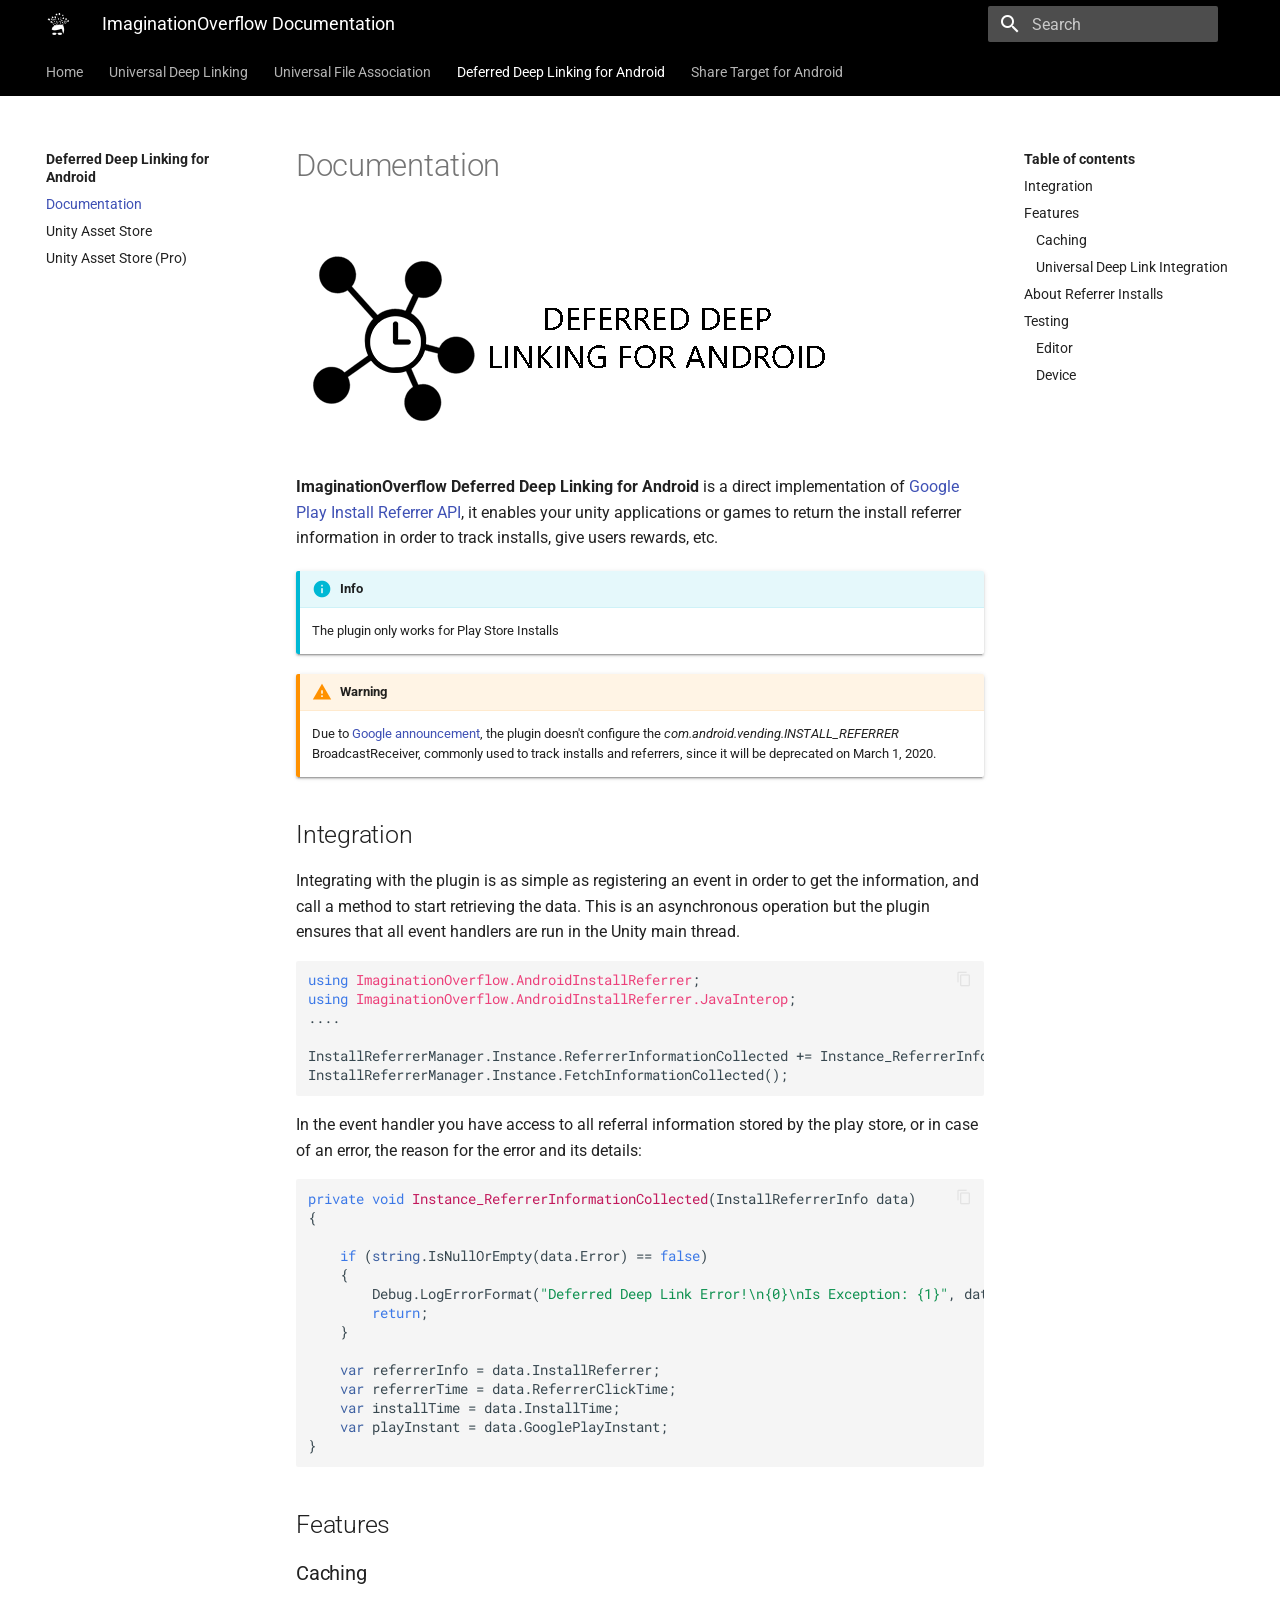
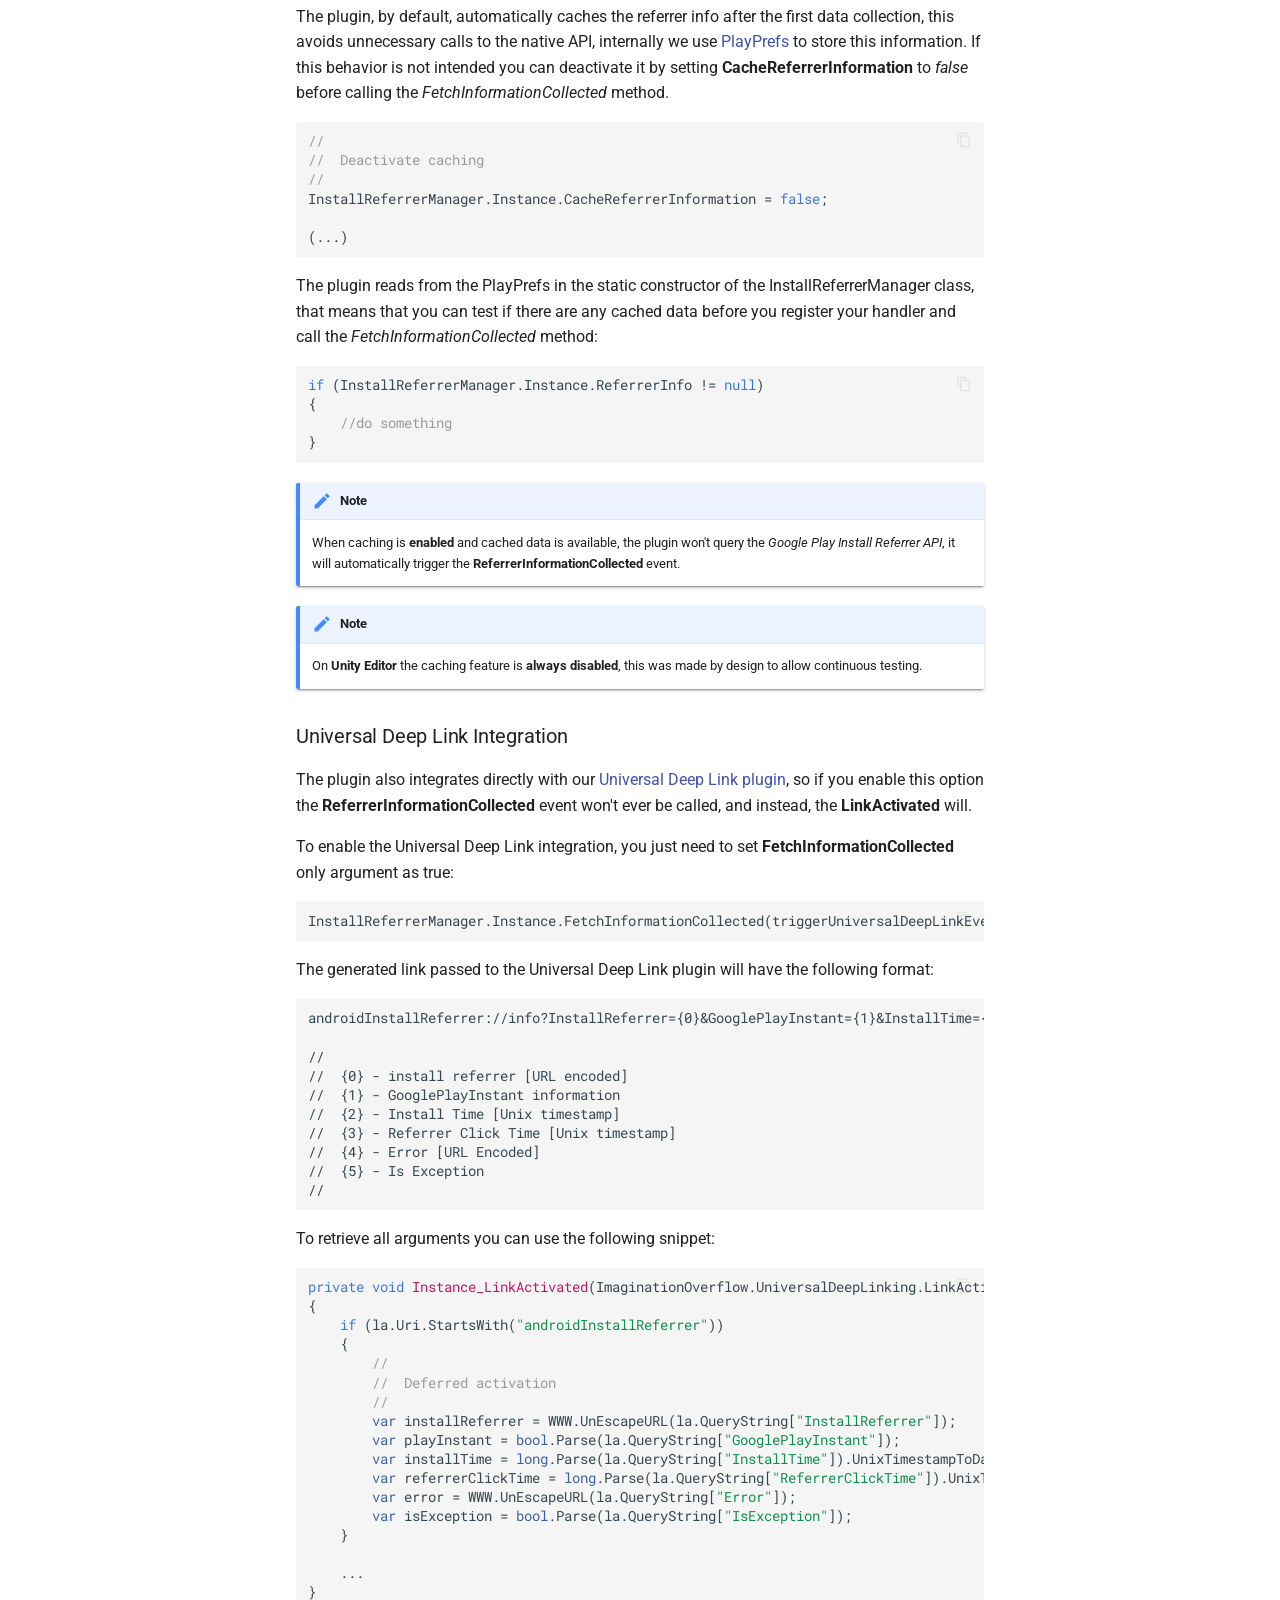
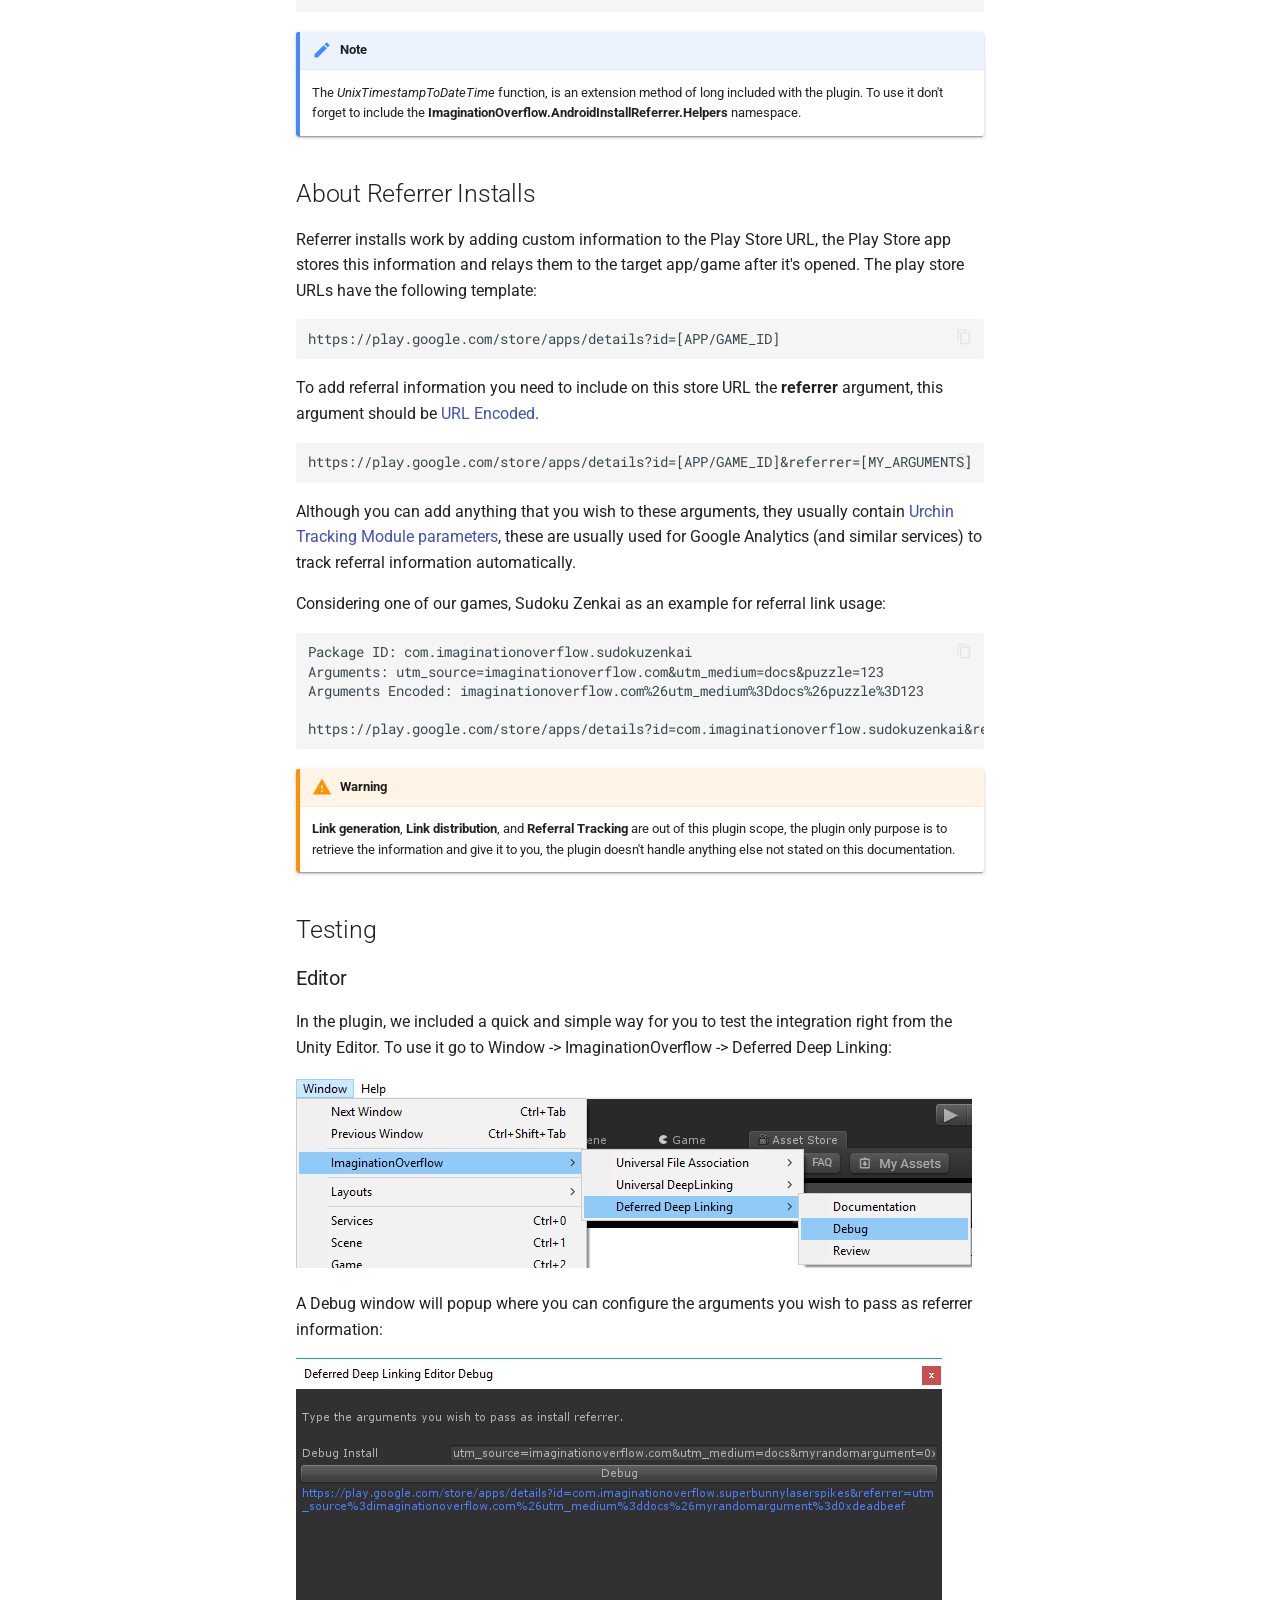
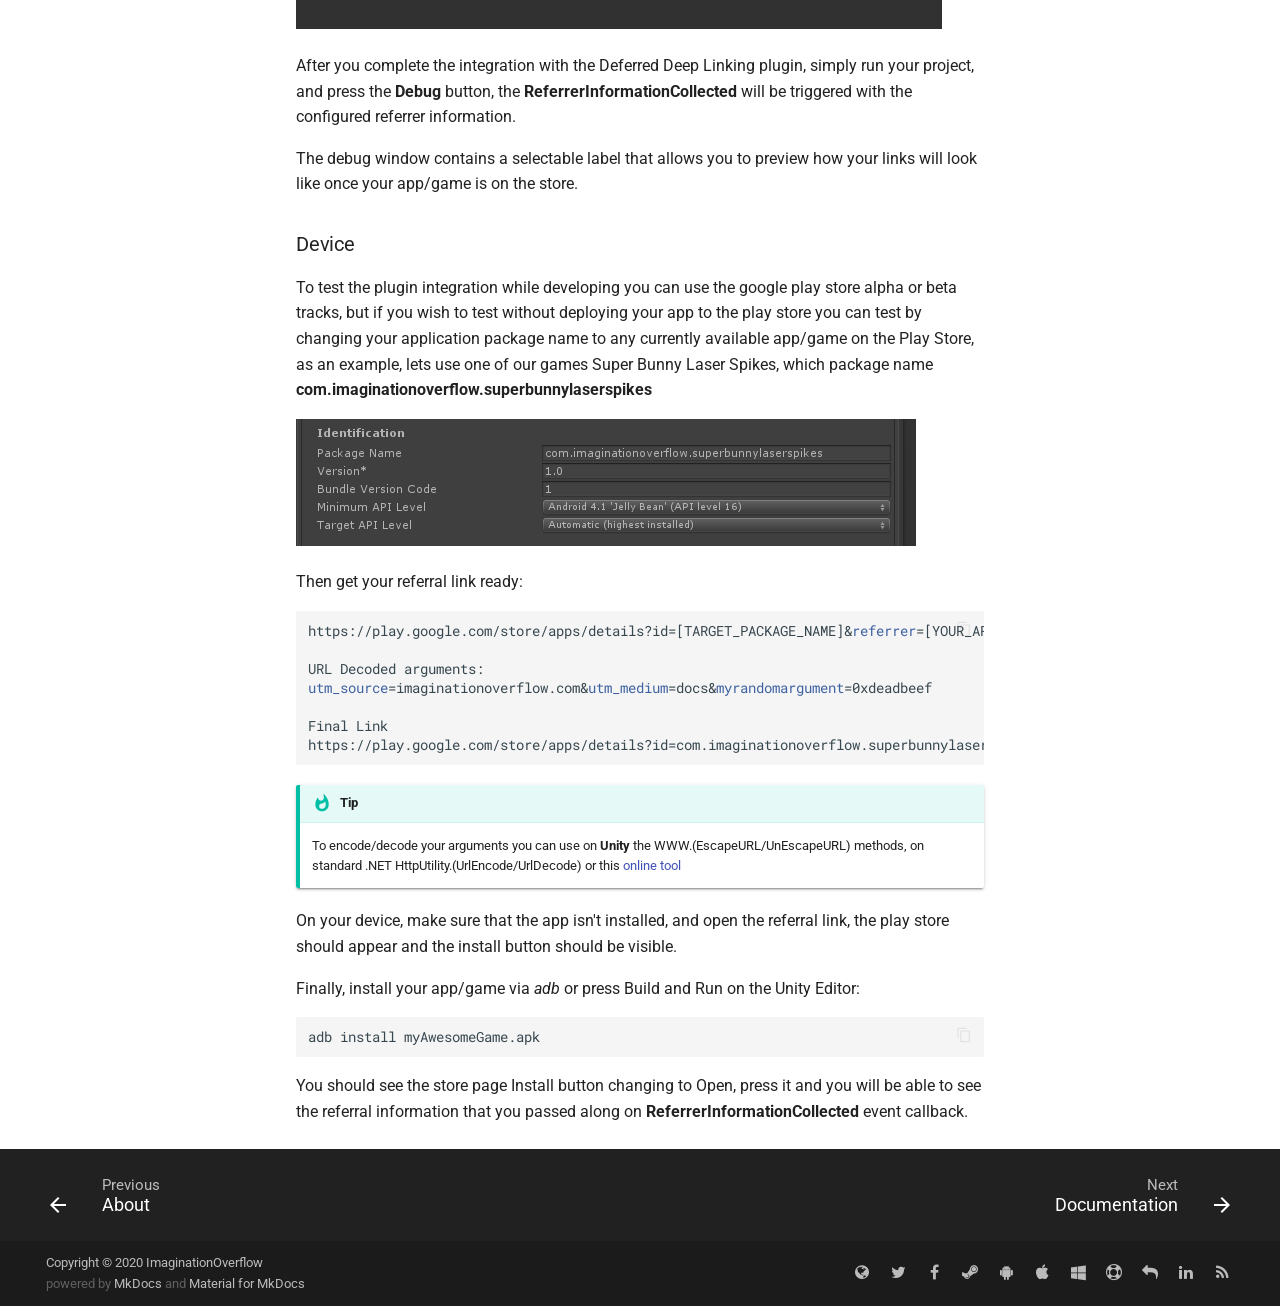
<file: docs/deferreddeeplinking/index.html>
<!doctype html>
<html lang="en" class="no-js">
  <head>
    
      <meta charset="utf-8">
      <meta name="viewport" content="width=device-width,initial-scale=1">
      <meta http-equiv="x-ua-compatible" content="ie=edge">
      
        <meta name="description" content="A hub to all documentation of ImaginationOverflow Projects">
      
      
        <link rel="canonical" href="https://imaginationoverflow.com/docs/deferreddeeplinking/">
      
      
        <meta name="author" content="ImaginationOverflow - Diogo Cardoso">
      
      
        <meta name="lang:clipboard.copy" content="Copy to clipboard">
      
        <meta name="lang:clipboard.copied" content="Copied to clipboard">
      
        <meta name="lang:search.language" content="en">
      
        <meta name="lang:search.pipeline.stopwords" content="True">
      
        <meta name="lang:search.pipeline.trimmer" content="True">
      
        <meta name="lang:search.result.none" content="No matching documents">
      
        <meta name="lang:search.result.one" content="1 matching document">
      
        <meta name="lang:search.result.other" content="# matching documents">
      
        <meta name="lang:search.tokenizer" content="[\s\-]+">
      
      <link rel="shortcut icon" href="../images/favicon.png">
      <meta name="generator" content="mkdocs-1.0.4, mkdocs-material-4.6.0">
    
    
      
        <title>Documentation - ImaginationOverflow Documentation</title>
      
    
    
      <link rel="stylesheet" href="../assets/stylesheets/application.1b62728e.css">
      
        <link rel="stylesheet" href="../assets/stylesheets/application-palette.a8b3c06d.css">
      
      
        
        
        <meta name="theme-color" content="">
      
    
    
      <script src="../assets/javascripts/modernizr.268332fc.js"></script>
    
    
      
        <link href="https://fonts.gstatic.com" rel="preconnect" crossorigin>
        <link rel="stylesheet" href="https://fonts.googleapis.com/css?family=Roboto:300,400,400i,700%7CRoboto+Mono&display=fallback">
        <style>body,input{font-family:"Roboto","Helvetica Neue",Helvetica,Arial,sans-serif}code,kbd,pre{font-family:"Roboto Mono","Courier New",Courier,monospace}</style>
      
    
    <link rel="stylesheet" href="../assets/fonts/material-icons.css">
    
    
    
      
        
<script>
  window.ga = window.ga || function() {
    (ga.q = ga.q || []).push(arguments)
  }
  ga.l = +new Date
  /* Setup integration and send page view */
  ga("create", "UA-41424791-12", "auto")
  ga("set", "anonymizeIp", true)
  ga("send", "pageview")
  /* Register handler to log search on blur */
  document.addEventListener("DOMContentLoaded", () => {
    if (document.forms.search) {
      var query = document.forms.search.query
      query.addEventListener("blur", function() {
        if (this.value) {
          var path = document.location.pathname;
          ga("send", "pageview", path + "?q=" + this.value)
        }
      })
    }
  })
</script>
<script async src="https://www.google-analytics.com/analytics.js"></script>
      
    
    
  </head>
  
    
    
    <body dir="ltr" data-md-color-primary="black" data-md-color-accent="indigo">
  
    <svg class="md-svg">
      <defs>
        
        
      </defs>
    </svg>
    <input class="md-toggle" data-md-toggle="drawer" type="checkbox" id="__drawer" autocomplete="off">
    <input class="md-toggle" data-md-toggle="search" type="checkbox" id="__search" autocomplete="off">
    <label class="md-overlay" data-md-component="overlay" for="__drawer"></label>
    
      <a href="#integration" tabindex="1" class="md-skip">
        Skip to content
      </a>
    
    
      <header class="md-header" data-md-component="header">
  <nav class="md-header-nav md-grid">
    <div class="md-flex">
      <div class="md-flex__cell md-flex__cell--shrink">
        <a href="https://imaginationoverflow.com/docs" title="ImaginationOverflow Documentation" class="md-header-nav__button md-logo">
          
            <img src="../images/logo.svg" width="24" height="24">
          
        </a>
      </div>
      <div class="md-flex__cell md-flex__cell--shrink">
        <label class="md-icon md-icon--menu md-header-nav__button" for="__drawer"></label>
      </div>
      <div class="md-flex__cell md-flex__cell--stretch">
        <div class="md-flex__ellipsis md-header-nav__title" data-md-component="title">
          
            <span class="md-header-nav__topic">
              ImaginationOverflow Documentation
            </span>
            <span class="md-header-nav__topic">
              
                Documentation
              
            </span>
          
        </div>
      </div>
      <div class="md-flex__cell md-flex__cell--shrink">
        
          <label class="md-icon md-icon--search md-header-nav__button" for="__search"></label>
          
<div class="md-search" data-md-component="search" role="dialog">
  <label class="md-search__overlay" for="__search"></label>
  <div class="md-search__inner" role="search">
    <form class="md-search__form" name="search">
      <input type="text" class="md-search__input" name="query" placeholder="Search" autocapitalize="off" autocorrect="off" autocomplete="off" spellcheck="false" data-md-component="query" data-md-state="active">
      <label class="md-icon md-search__icon" for="__search"></label>
      <button type="reset" class="md-icon md-search__icon" data-md-component="reset" tabindex="-1">
        &#xE5CD;
      </button>
    </form>
    <div class="md-search__output">
      <div class="md-search__scrollwrap" data-md-scrollfix>
        <div class="md-search-result" data-md-component="result">
          <div class="md-search-result__meta">
            Type to start searching
          </div>
          <ol class="md-search-result__list"></ol>
        </div>
      </div>
    </div>
  </div>
</div>
        
      </div>
      
    </div>
  </nav>
</header>
    
    <div class="md-container">
      
        
      
      
        

  

<nav class="md-tabs md-tabs--active" data-md-component="tabs">
  <div class="md-tabs__inner md-grid">
    <ul class="md-tabs__list">
      
        
  <li class="md-tabs__item">
    
      <a href=".." class="md-tabs__link">
        Home
      </a>
    
  </li>

      
        
      
        
      
        
      
        
      
        
  
  
    <li class="md-tabs__item">
      
        <a href="../universaldeeplinking/" class="md-tabs__link">
          Universal Deep Linking
        </a>
      
    </li>
  

      
        
  
  
    <li class="md-tabs__item">
      
        <a href="../universalfileassociation/" class="md-tabs__link">
          Universal File Association
        </a>
      
    </li>
  

      
        
  
  
    <li class="md-tabs__item">
      
        <a href="./" class="md-tabs__link md-tabs__link--active">
          Deferred Deep Linking for Android
        </a>
      
    </li>
  

      
        
  
  
    <li class="md-tabs__item">
      
        <a href="../sharetargetandroid/" class="md-tabs__link">
          Share Target for Android
        </a>
      
    </li>
  

      
    </ul>
  </div>
</nav>
      
      <main class="md-main" role="main">
        <div class="md-main__inner md-grid" data-md-component="container">
          
            
              <div class="md-sidebar md-sidebar--primary" data-md-component="navigation">
                <div class="md-sidebar__scrollwrap">
                  <div class="md-sidebar__inner">
                    <nav class="md-nav md-nav--primary" data-md-level="0">
  <label class="md-nav__title md-nav__title--site" for="__drawer">
    <a href="https://imaginationoverflow.com/docs" title="ImaginationOverflow Documentation" class="md-nav__button md-logo">
      
        <img src="../images/logo.svg" width="48" height="48">
      
    </a>
    ImaginationOverflow Documentation
  </label>
  
  <ul class="md-nav__list" data-md-scrollfix>
    
      
      
      


  <li class="md-nav__item">
    <a href=".." title="Home" class="md-nav__link">
      Home
    </a>
  </li>

    
      
      
      


  <li class="md-nav__item">
    <a href="../universaldeeplinking/" title="Universal Deep Linking" class="md-nav__link">
      Universal Deep Linking
    </a>
  </li>

    
      
      
      


  <li class="md-nav__item">
    <a href="../universalfileassociation/" title="Universal File Association" class="md-nav__link">
      Universal File Association
    </a>
  </li>

    
      
      
      


  <li class="md-nav__item">
    <a href="./" title="Deferred Deep Linking for Android" class="md-nav__link">
      Deferred Deep Linking for Android
    </a>
  </li>

    
      
      
      


  <li class="md-nav__item">
    <a href="../sharetargetandroid/" title="Share Target for Android" class="md-nav__link">
      Share Target for Android
    </a>
  </li>

    
      
      
      


  <li class="md-nav__item md-nav__item--nested">
    
      <input class="md-toggle md-nav__toggle" data-md-toggle="nav-6" type="checkbox" id="nav-6">
    
    <label class="md-nav__link" for="nav-6">
      Universal Deep Linking
    </label>
    <nav class="md-nav" data-md-component="collapsible" data-md-level="1">
      <label class="md-nav__title" for="nav-6">
        Universal Deep Linking
      </label>
      <ul class="md-nav__list" data-md-scrollfix>
        
        
          
          
          


  <li class="md-nav__item">
    <a href="../universaldeeplinking/" title="About" class="md-nav__link">
      About
    </a>
  </li>

        
          
          
          


  <li class="md-nav__item">
    <a href="https://assetstore.unity.com/packages/slug/125172?aid=1100l8RBa" title="Unity Asset Store" class="md-nav__link">
      Unity Asset Store
    </a>
  </li>

        
          
          
          


  <li class="md-nav__item">
    <a href="https://assetstore.unity.com/packages/slug/135654?aid=1100l8RBa" title="Unity Asset Store (Pro)" class="md-nav__link">
      Unity Asset Store (Pro)
    </a>
  </li>

        
          
          
          


  <li class="md-nav__item">
    <a href="https://universaldeeplinking.imaginationoverflow.com/docs" title="Documentation" class="md-nav__link">
      Documentation
    </a>
  </li>

        
          
          
          


  <li class="md-nav__item">
    <a href="https://universaldeeplinking.imaginationoverflow.com" title="Site" class="md-nav__link">
      Site
    </a>
  </li>

        
          
          
          


  <li class="md-nav__item">
    <a href="https://universaldeeplinking.imaginationoverflow.com/test" title="Test Tool" class="md-nav__link">
      Test Tool
    </a>
  </li>

        
      </ul>
    </nav>
  </li>

    
      
      
      


  <li class="md-nav__item md-nav__item--nested">
    
      <input class="md-toggle md-nav__toggle" data-md-toggle="nav-7" type="checkbox" id="nav-7">
    
    <label class="md-nav__link" for="nav-7">
      Universal File Association
    </label>
    <nav class="md-nav" data-md-component="collapsible" data-md-level="1">
      <label class="md-nav__title" for="nav-7">
        Universal File Association
      </label>
      <ul class="md-nav__list" data-md-scrollfix>
        
        
          
          
          


  <li class="md-nav__item">
    <a href="../universalfileassociation/" title="About" class="md-nav__link">
      About
    </a>
  </li>

        
          
          
          


  <li class="md-nav__item">
    <a href="https://assetstore.unity.com/packages/slug/155366?aid=1100l8RBa" title="Unity Asset Store" class="md-nav__link">
      Unity Asset Store
    </a>
  </li>

        
          
          
          


  <li class="md-nav__item">
    <a href="https://assetstore.unity.com/packages/slug/158709?aid=1100l8RBa" title="Unity Asset Store (Pro)" class="md-nav__link">
      Unity Asset Store (Pro)
    </a>
  </li>

        
          
          
          


  <li class="md-nav__item">
    <a href="https://universalfileassociation.imaginationoverflow.com/docs" title="Documentation" class="md-nav__link">
      Documentation
    </a>
  </li>

        
          
          
          


  <li class="md-nav__item">
    <a href="http://universalfileassociation.imaginationoverflow.com/" title="Site" class="md-nav__link">
      Site
    </a>
  </li>

        
          
          
          


  <li class="md-nav__item">
    <a href="http://universalfileassociation.imaginationoverflow.com/test" title="Test Tool" class="md-nav__link">
      Test Tool
    </a>
  </li>

        
      </ul>
    </nav>
  </li>

    
      
      
      

  


  <li class="md-nav__item md-nav__item--active md-nav__item--nested">
    
      <input class="md-toggle md-nav__toggle" data-md-toggle="nav-8" type="checkbox" id="nav-8" checked>
    
    <label class="md-nav__link" for="nav-8">
      Deferred Deep Linking for Android
    </label>
    <nav class="md-nav" data-md-component="collapsible" data-md-level="1">
      <label class="md-nav__title" for="nav-8">
        Deferred Deep Linking for Android
      </label>
      <ul class="md-nav__list" data-md-scrollfix>
        
        
          
          
          

  


  <li class="md-nav__item md-nav__item--active">
    
    <input class="md-toggle md-nav__toggle" data-md-toggle="toc" type="checkbox" id="__toc">
    
    
      <label class="md-nav__link md-nav__link--active" for="__toc">
        Documentation
      </label>
    
    <a href="./" title="Documentation" class="md-nav__link md-nav__link--active">
      Documentation
    </a>
    
      
<nav class="md-nav md-nav--secondary">
  
  
  
    <label class="md-nav__title" for="__toc">Table of contents</label>
    <ul class="md-nav__list" data-md-scrollfix>
      
        <li class="md-nav__item">
  <a href="#integration" class="md-nav__link">
    Integration
  </a>
  
</li>
      
        <li class="md-nav__item">
  <a href="#features" class="md-nav__link">
    Features
  </a>
  
    <nav class="md-nav">
      <ul class="md-nav__list">
        
          <li class="md-nav__item">
  <a href="#caching" class="md-nav__link">
    Caching
  </a>
  
</li>
        
          <li class="md-nav__item">
  <a href="#universal-deep-link-integration" class="md-nav__link">
    Universal Deep Link Integration
  </a>
  
</li>
        
      </ul>
    </nav>
  
</li>
      
        <li class="md-nav__item">
  <a href="#about-referrer-installs" class="md-nav__link">
    About Referrer Installs
  </a>
  
</li>
      
        <li class="md-nav__item">
  <a href="#testing" class="md-nav__link">
    Testing
  </a>
  
    <nav class="md-nav">
      <ul class="md-nav__list">
        
          <li class="md-nav__item">
  <a href="#editor" class="md-nav__link">
    Editor
  </a>
  
</li>
        
          <li class="md-nav__item">
  <a href="#device" class="md-nav__link">
    Device
  </a>
  
</li>
        
      </ul>
    </nav>
  
</li>
      
      
      
      
      
    </ul>
  
</nav>
    
  </li>

        
          
          
          


  <li class="md-nav__item">
    <a href="https://assetstore.unity.com/packages/slug/161691?aid=1100l8RBa" title="Unity Asset Store" class="md-nav__link">
      Unity Asset Store
    </a>
  </li>

        
          
          
          


  <li class="md-nav__item">
    <a href="https://assetstore.unity.com/packages/slug/161692?aid=1100l8RBa" title="Unity Asset Store (Pro)" class="md-nav__link">
      Unity Asset Store (Pro)
    </a>
  </li>

        
      </ul>
    </nav>
  </li>

    
      
      
      


  <li class="md-nav__item md-nav__item--nested">
    
      <input class="md-toggle md-nav__toggle" data-md-toggle="nav-9" type="checkbox" id="nav-9">
    
    <label class="md-nav__link" for="nav-9">
      Share Target for Android
    </label>
    <nav class="md-nav" data-md-component="collapsible" data-md-level="1">
      <label class="md-nav__title" for="nav-9">
        Share Target for Android
      </label>
      <ul class="md-nav__list" data-md-scrollfix>
        
        
          
          
          


  <li class="md-nav__item">
    <a href="../sharetargetandroid/" title="Documentation" class="md-nav__link">
      Documentation
    </a>
  </li>

        
          
          
          


  <li class="md-nav__item">
    <a href="https://assetstore.unity.com/packages/slug/176964?aid=1100l8RBa" title="Unity Asset Store" class="md-nav__link">
      Unity Asset Store
    </a>
  </li>

        
          
          
          


  <li class="md-nav__item">
    <a href="https://assetstore.unity.com/packages/slug/176965?aid=1100l8RBa" title="Unity Asset Store (Pro)" class="md-nav__link">
      Unity Asset Store (Pro)
    </a>
  </li>

        
      </ul>
    </nav>
  </li>

    
  </ul>
</nav>
                  </div>
                </div>
              </div>
            
            
              <div class="md-sidebar md-sidebar--secondary" data-md-component="toc">
                <div class="md-sidebar__scrollwrap">
                  <div class="md-sidebar__inner">
                    
<nav class="md-nav md-nav--secondary">
  
  
  
    <label class="md-nav__title" for="__toc">Table of contents</label>
    <ul class="md-nav__list" data-md-scrollfix>
      
        <li class="md-nav__item">
  <a href="#integration" class="md-nav__link">
    Integration
  </a>
  
</li>
      
        <li class="md-nav__item">
  <a href="#features" class="md-nav__link">
    Features
  </a>
  
    <nav class="md-nav">
      <ul class="md-nav__list">
        
          <li class="md-nav__item">
  <a href="#caching" class="md-nav__link">
    Caching
  </a>
  
</li>
        
          <li class="md-nav__item">
  <a href="#universal-deep-link-integration" class="md-nav__link">
    Universal Deep Link Integration
  </a>
  
</li>
        
      </ul>
    </nav>
  
</li>
      
        <li class="md-nav__item">
  <a href="#about-referrer-installs" class="md-nav__link">
    About Referrer Installs
  </a>
  
</li>
      
        <li class="md-nav__item">
  <a href="#testing" class="md-nav__link">
    Testing
  </a>
  
    <nav class="md-nav">
      <ul class="md-nav__list">
        
          <li class="md-nav__item">
  <a href="#editor" class="md-nav__link">
    Editor
  </a>
  
</li>
        
          <li class="md-nav__item">
  <a href="#device" class="md-nav__link">
    Device
  </a>
  
</li>
        
      </ul>
    </nav>
  
</li>
      
      
      
      
      
    </ul>
  
</nav>
                  </div>
                </div>
              </div>
            
          
          <div class="md-content">
            <article class="md-content__inner md-typeset">
              
                
                
                  <h1>Documentation</h1>
                
                <p><img alt="logo" src="../imgs/ddllogo.png" /> </p>
<p><strong>ImaginationOverflow Deferred Deep Linking for Android</strong> is a direct implementation of <a href="https://developer.android.com/google/play/installreferrer/">Google Play Install Referrer API</a>, it enables your unity applications or games to return the install referrer information in order to track installs, give users rewards, etc.</p>
<div class="admonition info">
<p class="admonition-title">Info</p>
<p>The plugin only works for Play Store Installs</p>
</div>
<div class="admonition warning">
<p class="admonition-title">Warning</p>
<p>Due to <a href="https://android-developers.googleblog.com/2019/11/still-using-installbroadcast-switch-to.html">Google announcement</a>, the plugin doesn't configure the <em>com.android.vending.INSTALL_REFERRER</em> BroadcastReceiver, commonly used to track installs and referrers, since it will be deprecated on March 1, 2020.</p>
</div>
<h2 id="integration">Integration<a class="headerlink" href="#integration" title="Permanent link">&para;</a></h2>
<p>Integrating with the plugin is as simple as registering an event in order to get the information, and call a method to start retrieving the data. This is an asynchronous operation but the plugin ensures that all event handlers are run in the Unity main thread.</p>
<div class="codehilite"><pre><span></span><span class="k">using</span> <span class="nn">ImaginationOverflow.AndroidInstallReferrer</span><span class="p">;</span>
<span class="k">using</span> <span class="nn">ImaginationOverflow.AndroidInstallReferrer.JavaInterop</span><span class="p">;</span>
<span class="p">....</span>

<span class="n">InstallReferrerManager</span><span class="p">.</span><span class="n">Instance</span><span class="p">.</span><span class="n">ReferrerInformationCollected</span> <span class="p">+=</span> <span class="n">Instance_ReferrerInformationCollected</span><span class="p">;</span>
<span class="n">InstallReferrerManager</span><span class="p">.</span><span class="n">Instance</span><span class="p">.</span><span class="n">FetchInformationCollected</span><span class="p">();</span>
</pre></div>

<p>In the event handler you have access to all referral information stored by the play store, or in case of an error, the reason for the error and its details:</p>
<div class="codehilite"><pre><span></span><span class="k">private</span> <span class="k">void</span> <span class="nf">Instance_ReferrerInformationCollected</span><span class="p">(</span><span class="n">InstallReferrerInfo</span> <span class="n">data</span><span class="p">)</span>
<span class="p">{</span>

    <span class="k">if</span> <span class="p">(</span><span class="kt">string</span><span class="p">.</span><span class="n">IsNullOrEmpty</span><span class="p">(</span><span class="n">data</span><span class="p">.</span><span class="n">Error</span><span class="p">)</span> <span class="p">==</span> <span class="k">false</span><span class="p">)</span>
    <span class="p">{</span>
        <span class="n">Debug</span><span class="p">.</span><span class="n">LogErrorFormat</span><span class="p">(</span><span class="s">&quot;Deferred Deep Link Error!\n{0}\nIs Exception: {1}&quot;</span><span class="p">,</span> <span class="n">data</span><span class="p">.</span><span class="n">Error</span><span class="p">,</span> <span class="n">data</span><span class="p">.</span><span class="n">IsException</span><span class="p">);</span>
        <span class="k">return</span><span class="p">;</span>
    <span class="p">}</span>

    <span class="kt">var</span> <span class="n">referrerInfo</span> <span class="p">=</span> <span class="n">data</span><span class="p">.</span><span class="n">InstallReferrer</span><span class="p">;</span>
    <span class="kt">var</span> <span class="n">referrerTime</span> <span class="p">=</span> <span class="n">data</span><span class="p">.</span><span class="n">ReferrerClickTime</span><span class="p">;</span>
    <span class="kt">var</span> <span class="n">installTime</span> <span class="p">=</span> <span class="n">data</span><span class="p">.</span><span class="n">InstallTime</span><span class="p">;</span>
    <span class="kt">var</span> <span class="n">playInstant</span> <span class="p">=</span> <span class="n">data</span><span class="p">.</span><span class="n">GooglePlayInstant</span><span class="p">;</span>
<span class="p">}</span>
</pre></div>

<h2 id="features">Features<a class="headerlink" href="#features" title="Permanent link">&para;</a></h2>
<h3 id="caching">Caching<a class="headerlink" href="#caching" title="Permanent link">&para;</a></h3>
<p>The plugin, by default, automatically caches the referrer info after the first data collection, this avoids unnecessary calls to the native API, internally we use <a href="https://docs.unity3d.com/ScriptReference/PlayerPrefs.html">PlayPrefs</a> to store this information. If this behavior is not intended you can deactivate it by setting <strong>CacheReferrerInformation</strong> to <em>false</em> before calling the <em>FetchInformationCollected</em> method.</p>
<p><div class="codehilite"><pre><span></span><span class="c1">//</span>
<span class="c1">//  Deactivate caching</span>
<span class="c1">//</span>
<span class="n">InstallReferrerManager</span><span class="p">.</span><span class="n">Instance</span><span class="p">.</span><span class="n">CacheReferrerInformation</span> <span class="p">=</span> <span class="k">false</span><span class="p">;</span>

<span class="p">(...)</span>
</pre></div>
The plugin reads from the PlayPrefs in the static constructor of the InstallReferrerManager class, that means that you can test if there are any cached data before you register your handler and call the <em>FetchInformationCollected</em> method:</p>
<div class="codehilite"><pre><span></span><span class="k">if</span> <span class="p">(</span><span class="n">InstallReferrerManager</span><span class="p">.</span><span class="n">Instance</span><span class="p">.</span><span class="n">ReferrerInfo</span> <span class="p">!=</span> <span class="k">null</span><span class="p">)</span>
<span class="p">{</span>
    <span class="c1">//do something</span>
<span class="p">}</span>
</pre></div>

<div class="admonition note">
<p class="admonition-title">Note</p>
<p>When caching is <strong>enabled</strong> and cached data is available, the plugin won't query the <em>Google Play Install Referrer API</em>, it will automatically trigger the <strong>ReferrerInformationCollected</strong> event.</p>
</div>
<div class="admonition note">
<p class="admonition-title">Note</p>
<p>On <strong>Unity Editor</strong> the caching feature is <strong>always disabled</strong>, this was made by design to allow continuous testing.</p>
</div>
<h3 id="universal-deep-link-integration">Universal Deep Link Integration<a class="headerlink" href="#universal-deep-link-integration" title="Permanent link">&para;</a></h3>
<p>The plugin also integrates directly with our <a href="https://universaldeeplinking.imaginationoverflow.com/">Universal Deep Link plugin</a>, so if you enable this option the <strong>ReferrerInformationCollected</strong> event won't ever be called, and instead, the <strong>LinkActivated</strong> will.  </p>
<p>To enable the Universal Deep Link integration, you just need to set <strong>FetchInformationCollected</strong> only argument as true:</p>
<div class="codehilite"><pre><span></span><span class="n">InstallReferrerManager</span><span class="p">.</span><span class="n">Instance</span><span class="p">.</span><span class="n">FetchInformationCollected</span><span class="p">(</span><span class="n">triggerUniversalDeepLinkEvent</span><span class="p">:</span><span class="k">true</span><span class="p">);</span>
</pre></div>

<p>The generated link passed to the Universal Deep Link plugin will have the following format:
<div class="codehilite"><pre><span></span>androidInstallReferrer://info?InstallReferrer={0}&amp;GooglePlayInstant={1}&amp;InstallTime={2}&amp;ReferrerClickTime={3}&amp;Error={4}&amp;IsException={5}

//
//  {0} - install referrer [URL encoded]
//  {1} - GooglePlayInstant information
//  {2} - Install Time [Unix timestamp]
//  {3} - Referrer Click Time [Unix timestamp]
//  {4} - Error [URL Encoded]
//  {5} - Is Exception
//
</pre></div></p>
<p>To retrieve all arguments you can use the following snippet:</p>
<div class="codehilite"><pre><span></span><span class="k">private</span> <span class="k">void</span> <span class="nf">Instance_LinkActivated</span><span class="p">(</span><span class="n">ImaginationOverflow</span><span class="p">.</span><span class="n">UniversalDeepLinking</span><span class="p">.</span><span class="n">LinkActivation</span> <span class="n">la</span><span class="p">)</span>
<span class="p">{</span>
    <span class="k">if</span> <span class="p">(</span><span class="n">la</span><span class="p">.</span><span class="n">Uri</span><span class="p">.</span><span class="n">StartsWith</span><span class="p">(</span><span class="s">&quot;androidInstallReferrer&quot;</span><span class="p">))</span>
    <span class="p">{</span>
        <span class="c1">//</span>
        <span class="c1">//  Deferred activation</span>
        <span class="c1">//</span>
        <span class="kt">var</span> <span class="n">installReferrer</span> <span class="p">=</span> <span class="n">WWW</span><span class="p">.</span><span class="n">UnEscapeURL</span><span class="p">(</span><span class="n">la</span><span class="p">.</span><span class="n">QueryString</span><span class="p">[</span><span class="s">&quot;InstallReferrer&quot;</span><span class="p">]);</span>
        <span class="kt">var</span> <span class="n">playInstant</span> <span class="p">=</span> <span class="kt">bool</span><span class="p">.</span><span class="n">Parse</span><span class="p">(</span><span class="n">la</span><span class="p">.</span><span class="n">QueryString</span><span class="p">[</span><span class="s">&quot;GooglePlayInstant&quot;</span><span class="p">]);</span>
        <span class="kt">var</span> <span class="n">installTime</span> <span class="p">=</span> <span class="kt">long</span><span class="p">.</span><span class="n">Parse</span><span class="p">(</span><span class="n">la</span><span class="p">.</span><span class="n">QueryString</span><span class="p">[</span><span class="s">&quot;InstallTime&quot;</span><span class="p">]).</span><span class="n">UnixTimestampToDateTime</span><span class="p">();</span>
        <span class="kt">var</span> <span class="n">referrerClickTime</span> <span class="p">=</span> <span class="kt">long</span><span class="p">.</span><span class="n">Parse</span><span class="p">(</span><span class="n">la</span><span class="p">.</span><span class="n">QueryString</span><span class="p">[</span><span class="s">&quot;ReferrerClickTime&quot;</span><span class="p">]).</span><span class="n">UnixTimestampToDateTime</span><span class="p">();</span>
        <span class="kt">var</span> <span class="n">error</span> <span class="p">=</span> <span class="n">WWW</span><span class="p">.</span><span class="n">UnEscapeURL</span><span class="p">(</span><span class="n">la</span><span class="p">.</span><span class="n">QueryString</span><span class="p">[</span><span class="s">&quot;Error&quot;</span><span class="p">]);</span>
        <span class="kt">var</span> <span class="n">isException</span> <span class="p">=</span> <span class="kt">bool</span><span class="p">.</span><span class="n">Parse</span><span class="p">(</span><span class="n">la</span><span class="p">.</span><span class="n">QueryString</span><span class="p">[</span><span class="s">&quot;IsException&quot;</span><span class="p">]);</span>
    <span class="p">}</span>

    <span class="p">...</span>
<span class="p">}</span>
</pre></div>

<div class="admonition note">
<p class="admonition-title">Note</p>
<p>The <em>UnixTimestampToDateTime</em> function, is an extension method of long included with the plugin. To use it don't forget to include the <strong>ImaginationOverflow.AndroidInstallReferrer.Helpers</strong> namespace.</p>
</div>
<h2 id="about-referrer-installs">About Referrer Installs<a class="headerlink" href="#about-referrer-installs" title="Permanent link">&para;</a></h2>
<p>Referrer installs work by adding custom information to the Play Store URL, the Play Store app stores this information and relays them to the target app/game after it's opened. The play store URLs have the following template:</p>
<div class="codehilite"><pre><span></span>https://play.google.com/store/apps/details?id=[APP/GAME_ID]
</pre></div>

<p>To add referral information you need to include on this store URL the <strong>referrer</strong> argument, this argument should be <a href="https://en.wikipedia.org/wiki/Percent-encoding">URL Encoded</a>.
<div class="codehilite"><pre><span></span>https://play.google.com/store/apps/details?id=[APP/GAME_ID]&amp;referrer=[MY_ARGUMENTS]
</pre></div></p>
<p>Although you can add anything that you wish to these arguments, they usually contain <a href="https://en.wikipedia.org/wiki/UTM_parameters">Urchin Tracking Module parameters</a>, these are usually used for Google Analytics (and similar services) to track referral information automatically.</p>
<p>Considering one of our games, Sudoku Zenkai as an example for referral link usage:</p>
<div class="codehilite"><pre><span></span>Package ID: com.imaginationoverflow.sudokuzenkai
Arguments: utm_source=imaginationoverflow.com&amp;utm_medium=docs&amp;puzzle=123
Arguments Encoded: imaginationoverflow.com%26utm_medium%3Ddocs%26puzzle%3D123

https://play.google.com/store/apps/details?id=com.imaginationoverflow.sudokuzenkai&amp;referrer=imaginationoverflow.com%26utm_medium%3Ddocs%26puzzle%3D123
</pre></div>

<div class="admonition warning">
<p class="admonition-title">Warning</p>
<p><strong>Link generation</strong>, <strong>Link distribution</strong>, and <strong>Referral Tracking</strong> are out of this plugin scope, the plugin only purpose is to retrieve the information and give it to you, the plugin doesn't handle anything else not stated on this documentation.</p>
</div>
<h2 id="testing">Testing<a class="headerlink" href="#testing" title="Permanent link">&para;</a></h2>
<h3 id="editor">Editor<a class="headerlink" href="#editor" title="Permanent link">&para;</a></h3>
<p>In the plugin, we included a quick and simple way for you to test the integration right from the Unity Editor. To use it go to Window -&gt; ImaginationOverflow -&gt; Deferred Deep Linking:</p>
<p><img alt="logo" src="../imgs/ddl/debug.png" /></p>
<p>A Debug window will popup where you can configure the arguments you wish to pass as referrer information:</p>
<p><img alt="logo" src="../imgs/ddl/editordebugwin.png" /></p>
<p>After you complete the integration with the Deferred Deep Linking plugin, simply run your project, and press the <strong>Debug</strong> button, the <strong>ReferrerInformationCollected</strong> will be triggered with the configured referrer information.</p>
<p>The debug window contains a selectable label that allows you to preview how your links will look like once your app/game is on the store.</p>
<h3 id="device">Device<a class="headerlink" href="#device" title="Permanent link">&para;</a></h3>
<p>To test the plugin integration while developing you can use the google play store alpha or beta tracks, but if you wish to test without deploying your app to the play store you can test by changing your application package name to any currently available app/game on the Play Store, as an example, lets use one of our games Super Bunny Laser Spikes, which package name <strong>com.imaginationoverflow.superbunnylaserspikes</strong></p>
<p><img alt="logo" src="../imgs/ddl/unitypackagename.png" /></p>
<p>Then get your referral link ready:
<div class="codehilite"><pre><span></span>https://play.google.com/store/apps/details?id<span class="o">=[</span>TARGET_PACKAGE_NAME<span class="o">]</span><span class="p">&amp;</span><span class="nv">referrer</span><span class="o">=[</span>YOUR_ARGUMENTS_URL_ENCODED<span class="o">]</span>

URL Decoded arguments:
<span class="nv">utm_source</span><span class="o">=</span>imaginationoverflow.com<span class="p">&amp;</span><span class="nv">utm_medium</span><span class="o">=</span>docs<span class="p">&amp;</span><span class="nv">myrandomargument</span><span class="o">=</span>0xdeadbeef

Final Link
https://play.google.com/store/apps/details?id<span class="o">=</span>com.imaginationoverflow.superbunnylaserspikes<span class="p">&amp;</span><span class="nv">referrer</span><span class="o">=</span>utm_source%3Dimaginationoverflow.com%26utm_medium%3Ddocs%26myrandomargument%3D0xdeadbeef
</pre></div></p>
<div class="admonition tip">
<p class="admonition-title">Tip</p>
<p>To encode/decode your arguments you can use on <strong>Unity</strong> the WWW.(EscapeURL/UnEscapeURL) methods, on standard .NET HttpUtility.(UrlEncode/UrlDecode) or this <a href="https://www.urlencoder.org/">online tool</a></p>
</div>
<p>On your device, make sure that the app isn't installed, and open the referral link, the play store should appear and the install button should be visible.</p>
<p>Finally, install your app/game via <em>adb</em> or press Build and Run on the Unity Editor:</p>
<div class="codehilite"><pre><span></span>adb install myAwesomeGame.apk
</pre></div>

<p>You should see the store page Install button changing to Open, press it and you will be able to see the referral information that you passed along on <strong>ReferrerInformationCollected</strong> event callback.</p>
                
                  
                
                
              
              
                


              
            </article>
          </div>
        </div>
      </main>
      
        
<footer class="md-footer">
  
    <div class="md-footer-nav">
      <nav class="md-footer-nav__inner md-grid">
        
          <a href="../universalfileassociation/" title="About" class="md-flex md-footer-nav__link md-footer-nav__link--prev" rel="prev">
            <div class="md-flex__cell md-flex__cell--shrink">
              <i class="md-icon md-icon--arrow-back md-footer-nav__button"></i>
            </div>
            <div class="md-flex__cell md-flex__cell--stretch md-footer-nav__title">
              <span class="md-flex__ellipsis">
                <span class="md-footer-nav__direction">
                  Previous
                </span>
                About
              </span>
            </div>
          </a>
        
        
          <a href="../sharetargetandroid/" title="Documentation" class="md-flex md-footer-nav__link md-footer-nav__link--next" rel="next">
            <div class="md-flex__cell md-flex__cell--stretch md-footer-nav__title">
              <span class="md-flex__ellipsis">
                <span class="md-footer-nav__direction">
                  Next
                </span>
                Documentation
              </span>
            </div>
            <div class="md-flex__cell md-flex__cell--shrink">
              <i class="md-icon md-icon--arrow-forward md-footer-nav__button"></i>
            </div>
          </a>
        
      </nav>
    </div>
  
  <div class="md-footer-meta md-typeset">
    <div class="md-footer-meta__inner md-grid">
      <div class="md-footer-copyright">
        
          <div class="md-footer-copyright__highlight">
            Copyright &copy; 2020 ImaginationOverflow
          </div>
        
        powered by
        <a href="https://www.mkdocs.org">MkDocs</a>
        and
        <a href="https://squidfunk.github.io/mkdocs-material/">
          Material for MkDocs</a>
      </div>
      
  <div class="md-footer-social">
    <link rel="stylesheet" href="../assets/fonts/font-awesome.css">
    
      <a href="https://imaginationoverflow.com" class="md-footer-social__link fa fa-globe"></a>
    
      <a href="https://twitter.com/ImaginationOver" class="md-footer-social__link fa fa-twitter"></a>
    
      <a href="https://www.facebook.com/imaginationoverflowpt/" class="md-footer-social__link fa fa-facebook"></a>
    
      <a href="https://store.steampowered.com/developer/imaginationoverflow" class="md-footer-social__link fa fa-steam"></a>
    
      <a href="https://play.google.com/store/apps/dev?id=4645635746246236605" class="md-footer-social__link fa fa-android"></a>
    
      <a href="https://itunes.apple.com/us/developer/diogo-cardoso/id1294879672" class="md-footer-social__link fa fa-apple"></a>
    
      <a href="https://www.microsoft.com/en-us/search/shop?q=ImaginationOverflow" class="md-footer-social__link fa fa-windows"></a>
    
      <a href="https://discord.gg/5TYmJtY" class="md-footer-social__link fa fa-support"></a>
    
      <a href="mailto:contact@imaginationoverflow.com" class="md-footer-social__link fa fa-mail-reply"></a>
    
      <a href="https://www.linkedin.com/in/diogocardoso89/" class="md-footer-social__link fa fa-linkedin"></a>
    
      <a href="https://www.patreon.com/imaginationoverflow/posts" class="md-footer-social__link fa fa-feed"></a>
    
  </div>

    </div>
  </div>
</footer>
      
    </div>
    
      <script src="../assets/javascripts/application.808e90bb.js"></script>
      
      <script>app.initialize({version:"1.0.4",url:{base:".."}})</script>
      
    
  </body>
</html>
</file>
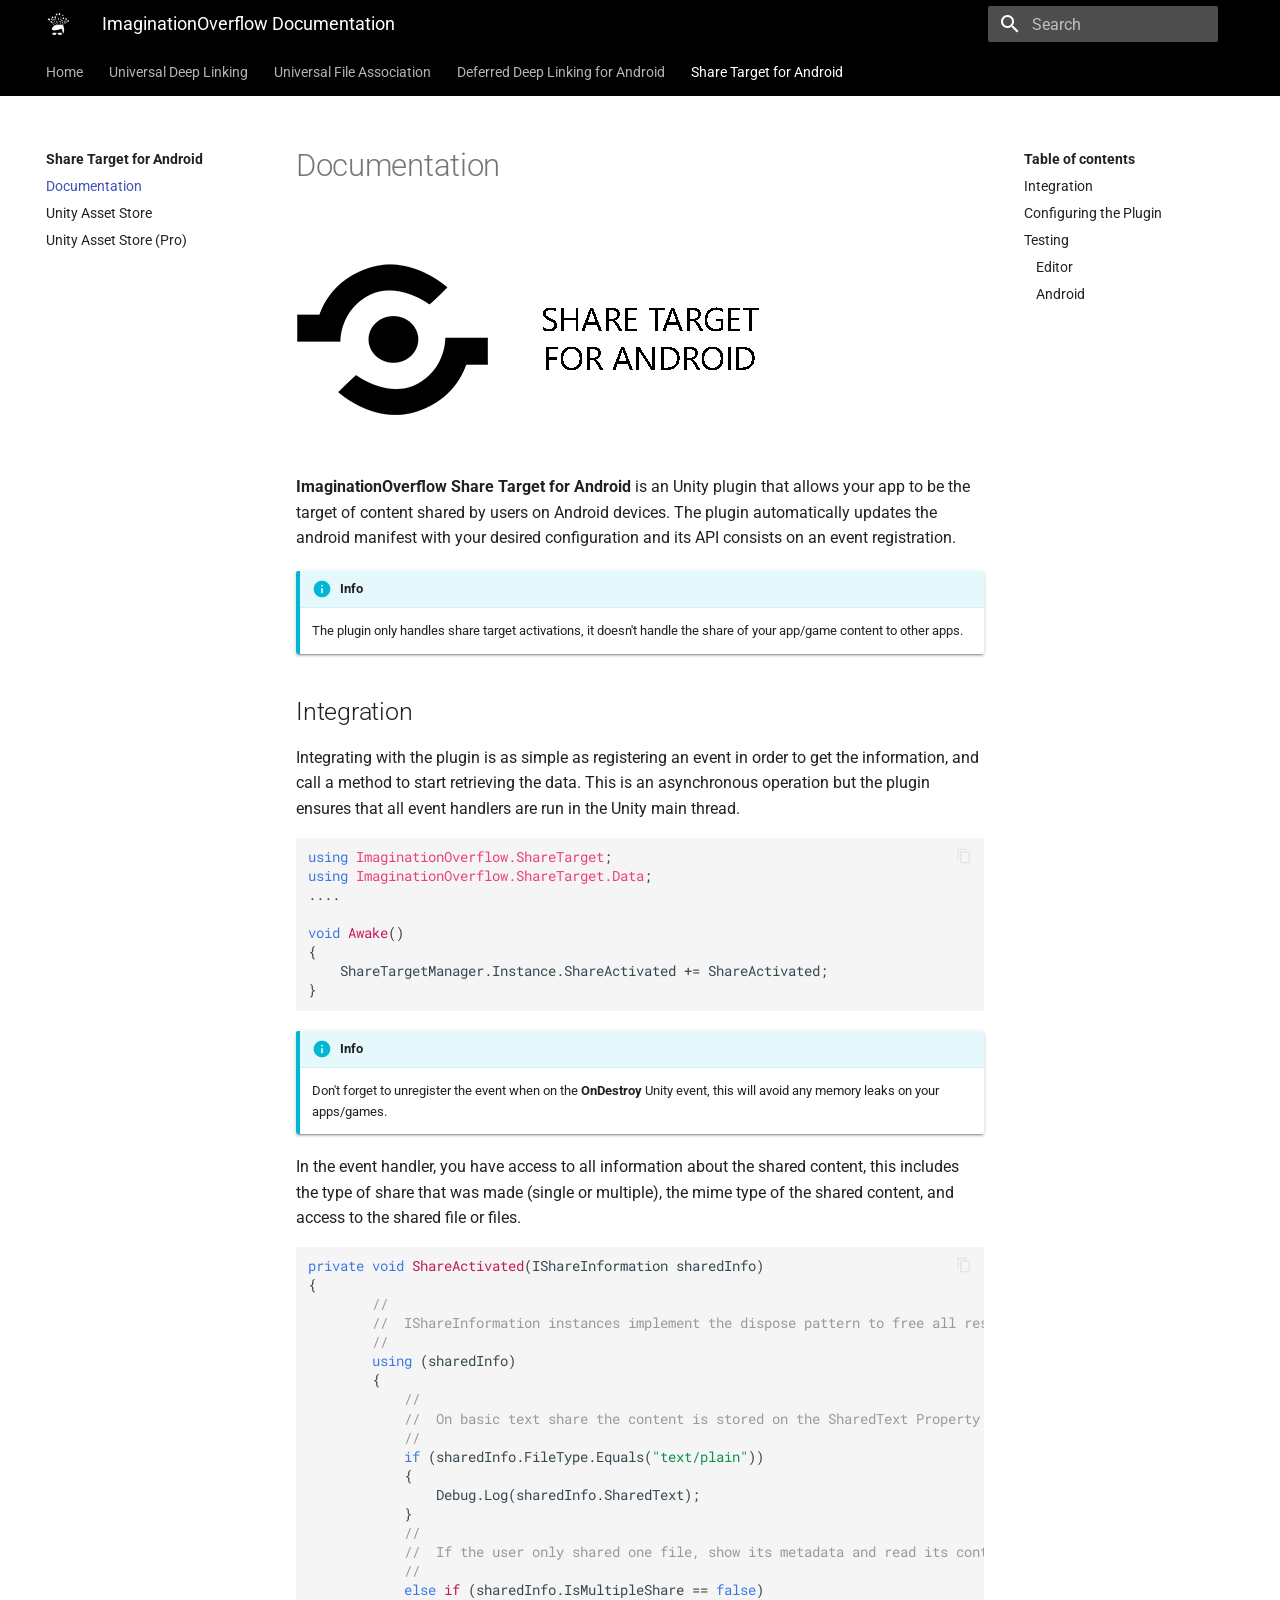
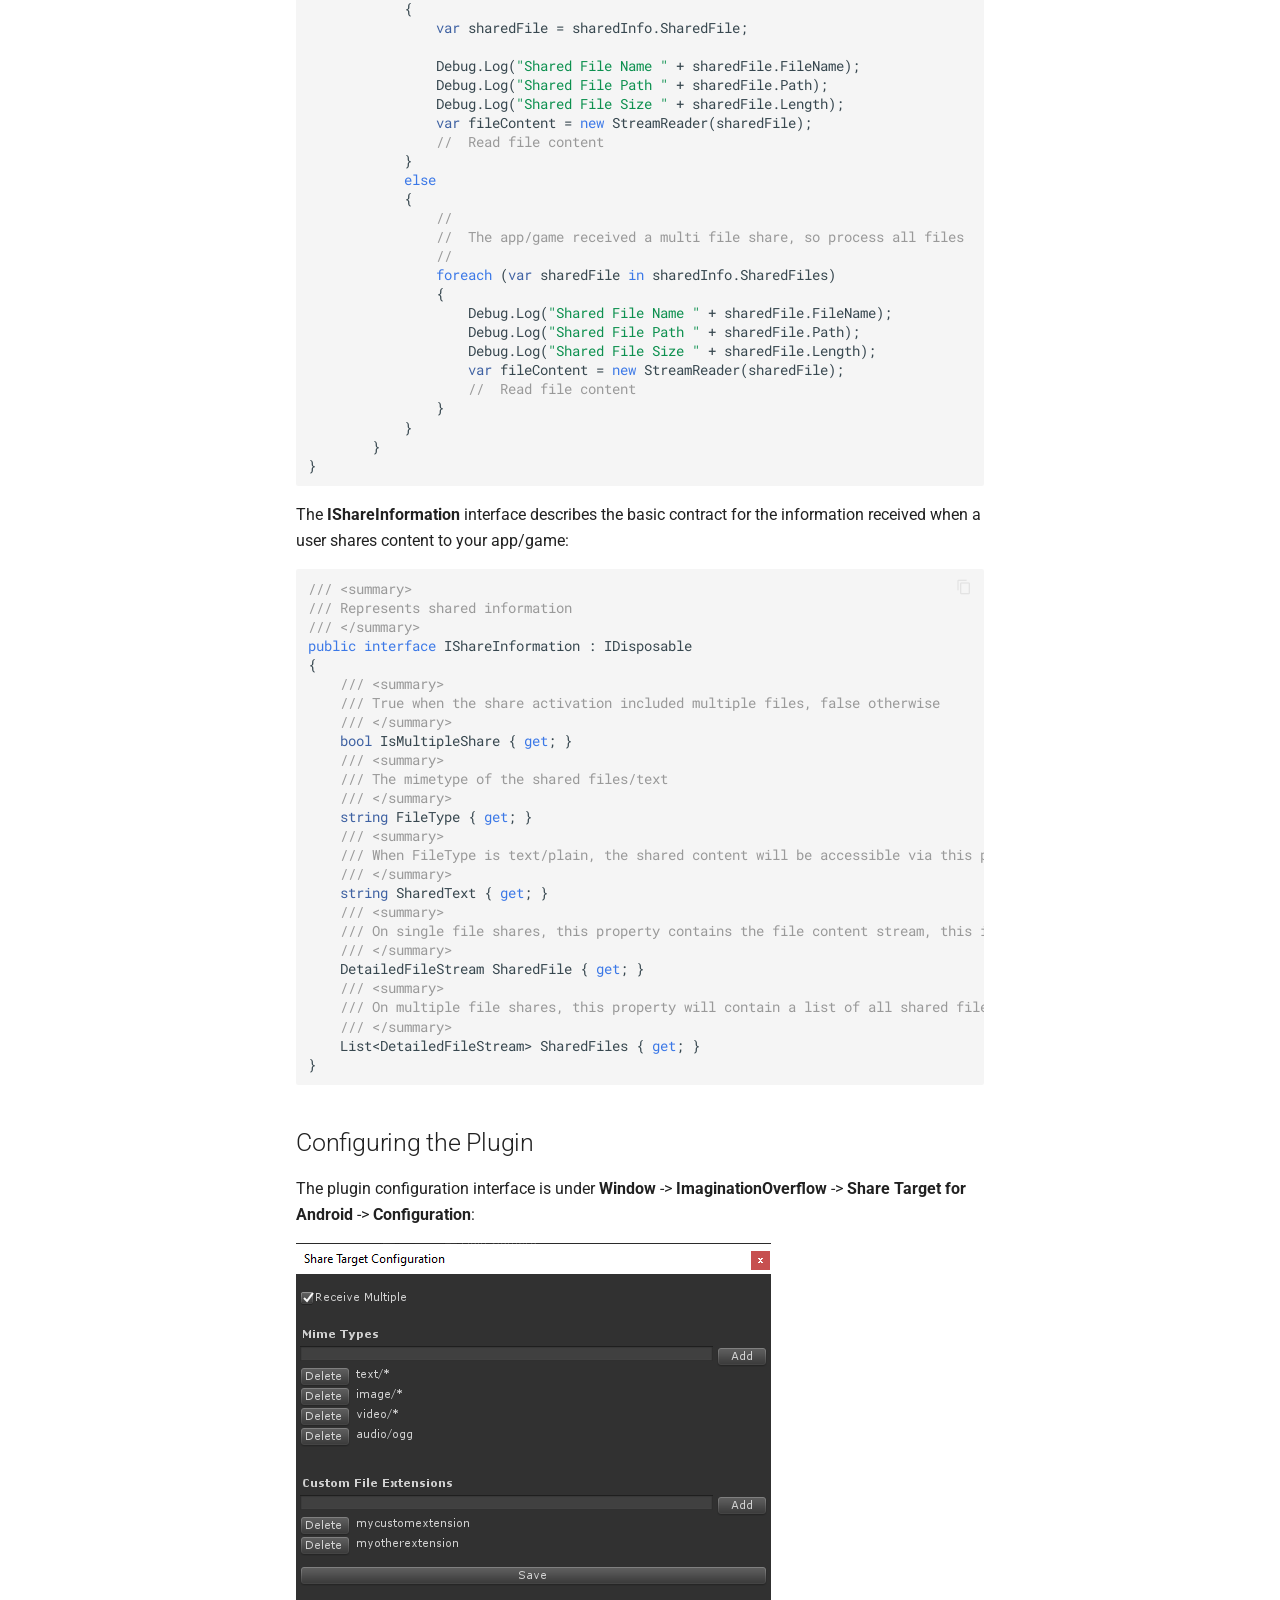
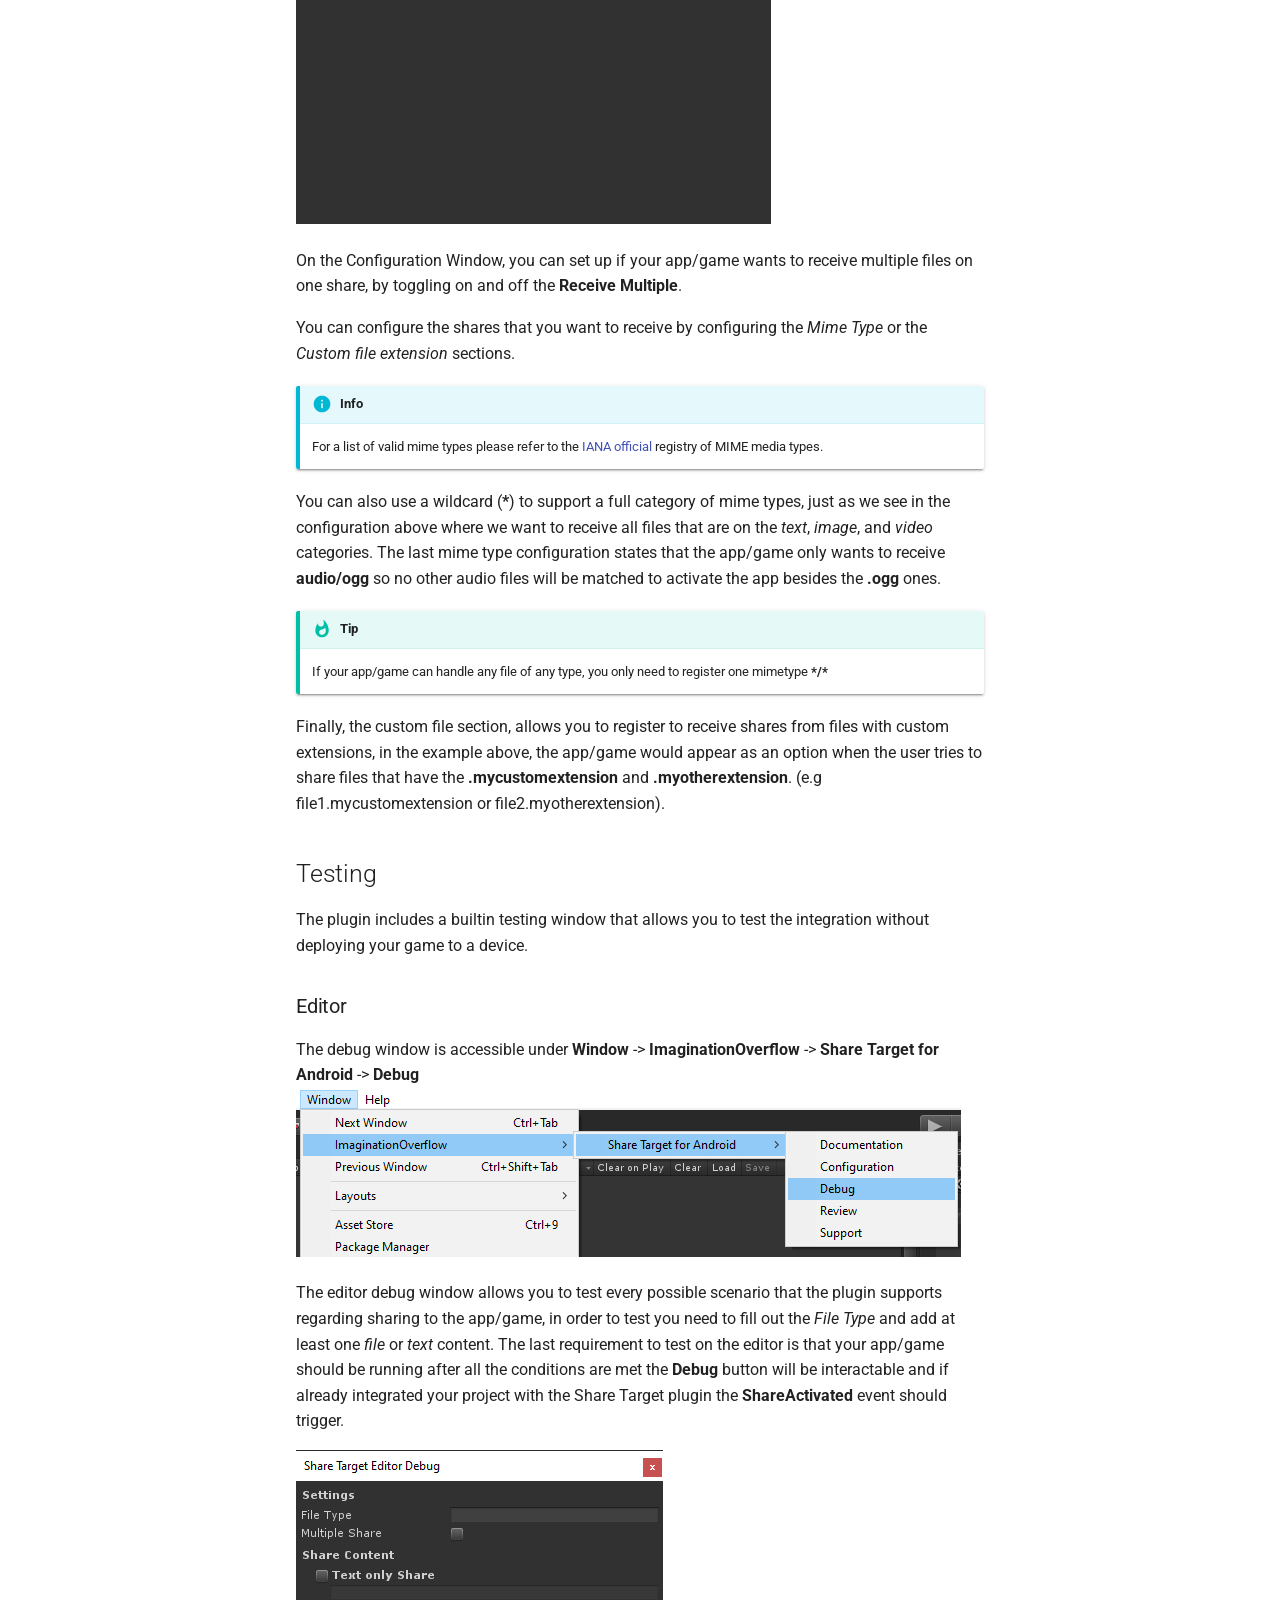
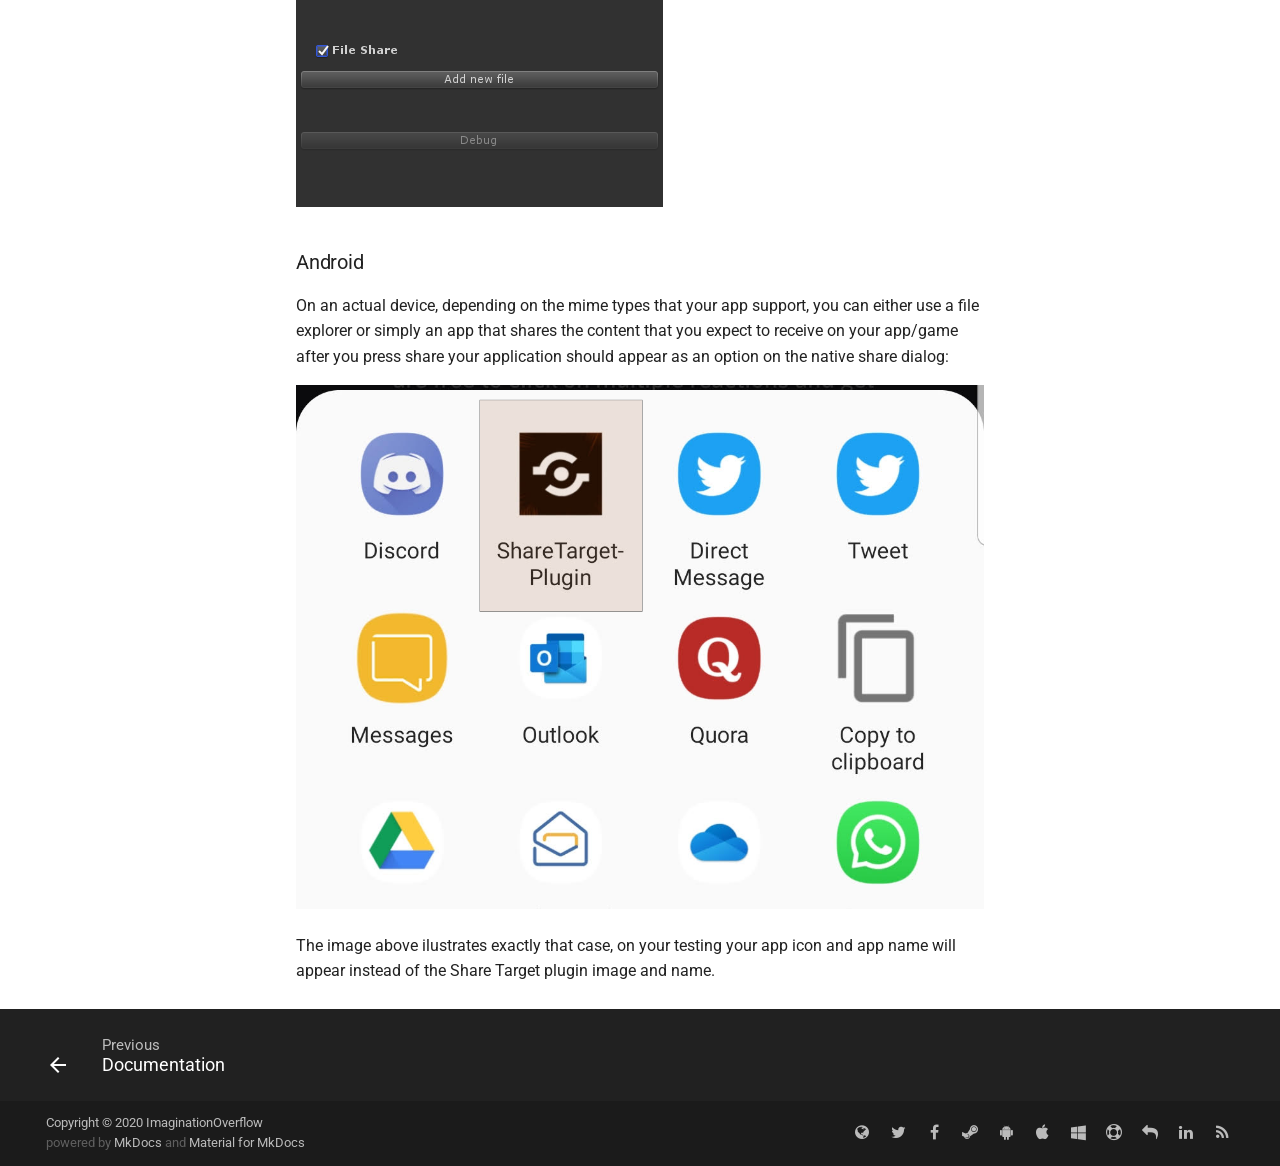
<file: docs/sharetargetandroid/index.html>
<!doctype html>
<html lang="en" class="no-js">
  <head>
    
      <meta charset="utf-8">
      <meta name="viewport" content="width=device-width,initial-scale=1">
      <meta http-equiv="x-ua-compatible" content="ie=edge">
      
        <meta name="description" content="A hub to all documentation of ImaginationOverflow Projects">
      
      
        <link rel="canonical" href="https://imaginationoverflow.com/docs/sharetargetandroid/">
      
      
        <meta name="author" content="ImaginationOverflow - Diogo Cardoso">
      
      
        <meta name="lang:clipboard.copy" content="Copy to clipboard">
      
        <meta name="lang:clipboard.copied" content="Copied to clipboard">
      
        <meta name="lang:search.language" content="en">
      
        <meta name="lang:search.pipeline.stopwords" content="True">
      
        <meta name="lang:search.pipeline.trimmer" content="True">
      
        <meta name="lang:search.result.none" content="No matching documents">
      
        <meta name="lang:search.result.one" content="1 matching document">
      
        <meta name="lang:search.result.other" content="# matching documents">
      
        <meta name="lang:search.tokenizer" content="[\s\-]+">
      
      <link rel="shortcut icon" href="../images/favicon.png">
      <meta name="generator" content="mkdocs-1.0.4, mkdocs-material-4.6.0">
    
    
      
        <title>Documentation - ImaginationOverflow Documentation</title>
      
    
    
      <link rel="stylesheet" href="../assets/stylesheets/application.1b62728e.css">
      
        <link rel="stylesheet" href="../assets/stylesheets/application-palette.a8b3c06d.css">
      
      
        
        
        <meta name="theme-color" content="">
      
    
    
      <script src="../assets/javascripts/modernizr.268332fc.js"></script>
    
    
      
        <link href="https://fonts.gstatic.com" rel="preconnect" crossorigin>
        <link rel="stylesheet" href="https://fonts.googleapis.com/css?family=Roboto:300,400,400i,700%7CRoboto+Mono&display=fallback">
        <style>body,input{font-family:"Roboto","Helvetica Neue",Helvetica,Arial,sans-serif}code,kbd,pre{font-family:"Roboto Mono","Courier New",Courier,monospace}</style>
      
    
    <link rel="stylesheet" href="../assets/fonts/material-icons.css">
    
    
    
      
        
<script>
  window.ga = window.ga || function() {
    (ga.q = ga.q || []).push(arguments)
  }
  ga.l = +new Date
  /* Setup integration and send page view */
  ga("create", "UA-41424791-12", "auto")
  ga("set", "anonymizeIp", true)
  ga("send", "pageview")
  /* Register handler to log search on blur */
  document.addEventListener("DOMContentLoaded", () => {
    if (document.forms.search) {
      var query = document.forms.search.query
      query.addEventListener("blur", function() {
        if (this.value) {
          var path = document.location.pathname;
          ga("send", "pageview", path + "?q=" + this.value)
        }
      })
    }
  })
</script>
<script async src="https://www.google-analytics.com/analytics.js"></script>
      
    
    
  </head>
  
    
    
    <body dir="ltr" data-md-color-primary="black" data-md-color-accent="indigo">
  
    <svg class="md-svg">
      <defs>
        
        
      </defs>
    </svg>
    <input class="md-toggle" data-md-toggle="drawer" type="checkbox" id="__drawer" autocomplete="off">
    <input class="md-toggle" data-md-toggle="search" type="checkbox" id="__search" autocomplete="off">
    <label class="md-overlay" data-md-component="overlay" for="__drawer"></label>
    
      <a href="#integration" tabindex="1" class="md-skip">
        Skip to content
      </a>
    
    
      <header class="md-header" data-md-component="header">
  <nav class="md-header-nav md-grid">
    <div class="md-flex">
      <div class="md-flex__cell md-flex__cell--shrink">
        <a href="https://imaginationoverflow.com/docs" title="ImaginationOverflow Documentation" class="md-header-nav__button md-logo">
          
            <img src="../images/logo.svg" width="24" height="24">
          
        </a>
      </div>
      <div class="md-flex__cell md-flex__cell--shrink">
        <label class="md-icon md-icon--menu md-header-nav__button" for="__drawer"></label>
      </div>
      <div class="md-flex__cell md-flex__cell--stretch">
        <div class="md-flex__ellipsis md-header-nav__title" data-md-component="title">
          
            <span class="md-header-nav__topic">
              ImaginationOverflow Documentation
            </span>
            <span class="md-header-nav__topic">
              
                Documentation
              
            </span>
          
        </div>
      </div>
      <div class="md-flex__cell md-flex__cell--shrink">
        
          <label class="md-icon md-icon--search md-header-nav__button" for="__search"></label>
          
<div class="md-search" data-md-component="search" role="dialog">
  <label class="md-search__overlay" for="__search"></label>
  <div class="md-search__inner" role="search">
    <form class="md-search__form" name="search">
      <input type="text" class="md-search__input" name="query" placeholder="Search" autocapitalize="off" autocorrect="off" autocomplete="off" spellcheck="false" data-md-component="query" data-md-state="active">
      <label class="md-icon md-search__icon" for="__search"></label>
      <button type="reset" class="md-icon md-search__icon" data-md-component="reset" tabindex="-1">
        &#xE5CD;
      </button>
    </form>
    <div class="md-search__output">
      <div class="md-search__scrollwrap" data-md-scrollfix>
        <div class="md-search-result" data-md-component="result">
          <div class="md-search-result__meta">
            Type to start searching
          </div>
          <ol class="md-search-result__list"></ol>
        </div>
      </div>
    </div>
  </div>
</div>
        
      </div>
      
    </div>
  </nav>
</header>
    
    <div class="md-container">
      
        
      
      
        

  

<nav class="md-tabs md-tabs--active" data-md-component="tabs">
  <div class="md-tabs__inner md-grid">
    <ul class="md-tabs__list">
      
        
  <li class="md-tabs__item">
    
      <a href=".." class="md-tabs__link">
        Home
      </a>
    
  </li>

      
        
      
        
      
        
      
        
      
        
  
  
    <li class="md-tabs__item">
      
        <a href="../universaldeeplinking/" class="md-tabs__link">
          Universal Deep Linking
        </a>
      
    </li>
  

      
        
  
  
    <li class="md-tabs__item">
      
        <a href="../universalfileassociation/" class="md-tabs__link">
          Universal File Association
        </a>
      
    </li>
  

      
        
  
  
    <li class="md-tabs__item">
      
        <a href="../deferreddeeplinking/" class="md-tabs__link">
          Deferred Deep Linking for Android
        </a>
      
    </li>
  

      
        
  
  
    <li class="md-tabs__item">
      
        <a href="./" class="md-tabs__link md-tabs__link--active">
          Share Target for Android
        </a>
      
    </li>
  

      
    </ul>
  </div>
</nav>
      
      <main class="md-main" role="main">
        <div class="md-main__inner md-grid" data-md-component="container">
          
            
              <div class="md-sidebar md-sidebar--primary" data-md-component="navigation">
                <div class="md-sidebar__scrollwrap">
                  <div class="md-sidebar__inner">
                    <nav class="md-nav md-nav--primary" data-md-level="0">
  <label class="md-nav__title md-nav__title--site" for="__drawer">
    <a href="https://imaginationoverflow.com/docs" title="ImaginationOverflow Documentation" class="md-nav__button md-logo">
      
        <img src="../images/logo.svg" width="48" height="48">
      
    </a>
    ImaginationOverflow Documentation
  </label>
  
  <ul class="md-nav__list" data-md-scrollfix>
    
      
      
      


  <li class="md-nav__item">
    <a href=".." title="Home" class="md-nav__link">
      Home
    </a>
  </li>

    
      
      
      


  <li class="md-nav__item">
    <a href="../universaldeeplinking/" title="Universal Deep Linking" class="md-nav__link">
      Universal Deep Linking
    </a>
  </li>

    
      
      
      


  <li class="md-nav__item">
    <a href="../universalfileassociation/" title="Universal File Association" class="md-nav__link">
      Universal File Association
    </a>
  </li>

    
      
      
      


  <li class="md-nav__item">
    <a href="../deferreddeeplinking/" title="Deferred Deep Linking for Android" class="md-nav__link">
      Deferred Deep Linking for Android
    </a>
  </li>

    
      
      
      


  <li class="md-nav__item">
    <a href="./" title="Share Target for Android" class="md-nav__link">
      Share Target for Android
    </a>
  </li>

    
      
      
      


  <li class="md-nav__item md-nav__item--nested">
    
      <input class="md-toggle md-nav__toggle" data-md-toggle="nav-6" type="checkbox" id="nav-6">
    
    <label class="md-nav__link" for="nav-6">
      Universal Deep Linking
    </label>
    <nav class="md-nav" data-md-component="collapsible" data-md-level="1">
      <label class="md-nav__title" for="nav-6">
        Universal Deep Linking
      </label>
      <ul class="md-nav__list" data-md-scrollfix>
        
        
          
          
          


  <li class="md-nav__item">
    <a href="../universaldeeplinking/" title="About" class="md-nav__link">
      About
    </a>
  </li>

        
          
          
          


  <li class="md-nav__item">
    <a href="https://assetstore.unity.com/packages/slug/125172?aid=1100l8RBa" title="Unity Asset Store" class="md-nav__link">
      Unity Asset Store
    </a>
  </li>

        
          
          
          


  <li class="md-nav__item">
    <a href="https://assetstore.unity.com/packages/slug/135654?aid=1100l8RBa" title="Unity Asset Store (Pro)" class="md-nav__link">
      Unity Asset Store (Pro)
    </a>
  </li>

        
          
          
          


  <li class="md-nav__item">
    <a href="https://universaldeeplinking.imaginationoverflow.com/docs" title="Documentation" class="md-nav__link">
      Documentation
    </a>
  </li>

        
          
          
          


  <li class="md-nav__item">
    <a href="https://universaldeeplinking.imaginationoverflow.com" title="Site" class="md-nav__link">
      Site
    </a>
  </li>

        
          
          
          


  <li class="md-nav__item">
    <a href="https://universaldeeplinking.imaginationoverflow.com/test" title="Test Tool" class="md-nav__link">
      Test Tool
    </a>
  </li>

        
      </ul>
    </nav>
  </li>

    
      
      
      


  <li class="md-nav__item md-nav__item--nested">
    
      <input class="md-toggle md-nav__toggle" data-md-toggle="nav-7" type="checkbox" id="nav-7">
    
    <label class="md-nav__link" for="nav-7">
      Universal File Association
    </label>
    <nav class="md-nav" data-md-component="collapsible" data-md-level="1">
      <label class="md-nav__title" for="nav-7">
        Universal File Association
      </label>
      <ul class="md-nav__list" data-md-scrollfix>
        
        
          
          
          


  <li class="md-nav__item">
    <a href="../universalfileassociation/" title="About" class="md-nav__link">
      About
    </a>
  </li>

        
          
          
          


  <li class="md-nav__item">
    <a href="https://assetstore.unity.com/packages/slug/155366?aid=1100l8RBa" title="Unity Asset Store" class="md-nav__link">
      Unity Asset Store
    </a>
  </li>

        
          
          
          


  <li class="md-nav__item">
    <a href="https://assetstore.unity.com/packages/slug/158709?aid=1100l8RBa" title="Unity Asset Store (Pro)" class="md-nav__link">
      Unity Asset Store (Pro)
    </a>
  </li>

        
          
          
          


  <li class="md-nav__item">
    <a href="https://universalfileassociation.imaginationoverflow.com/docs" title="Documentation" class="md-nav__link">
      Documentation
    </a>
  </li>

        
          
          
          


  <li class="md-nav__item">
    <a href="http://universalfileassociation.imaginationoverflow.com/" title="Site" class="md-nav__link">
      Site
    </a>
  </li>

        
          
          
          


  <li class="md-nav__item">
    <a href="http://universalfileassociation.imaginationoverflow.com/test" title="Test Tool" class="md-nav__link">
      Test Tool
    </a>
  </li>

        
      </ul>
    </nav>
  </li>

    
      
      
      


  <li class="md-nav__item md-nav__item--nested">
    
      <input class="md-toggle md-nav__toggle" data-md-toggle="nav-8" type="checkbox" id="nav-8">
    
    <label class="md-nav__link" for="nav-8">
      Deferred Deep Linking for Android
    </label>
    <nav class="md-nav" data-md-component="collapsible" data-md-level="1">
      <label class="md-nav__title" for="nav-8">
        Deferred Deep Linking for Android
      </label>
      <ul class="md-nav__list" data-md-scrollfix>
        
        
          
          
          


  <li class="md-nav__item">
    <a href="../deferreddeeplinking/" title="Documentation" class="md-nav__link">
      Documentation
    </a>
  </li>

        
          
          
          


  <li class="md-nav__item">
    <a href="https://assetstore.unity.com/packages/slug/161691?aid=1100l8RBa" title="Unity Asset Store" class="md-nav__link">
      Unity Asset Store
    </a>
  </li>

        
          
          
          


  <li class="md-nav__item">
    <a href="https://assetstore.unity.com/packages/slug/161692?aid=1100l8RBa" title="Unity Asset Store (Pro)" class="md-nav__link">
      Unity Asset Store (Pro)
    </a>
  </li>

        
      </ul>
    </nav>
  </li>

    
      
      
      

  


  <li class="md-nav__item md-nav__item--active md-nav__item--nested">
    
      <input class="md-toggle md-nav__toggle" data-md-toggle="nav-9" type="checkbox" id="nav-9" checked>
    
    <label class="md-nav__link" for="nav-9">
      Share Target for Android
    </label>
    <nav class="md-nav" data-md-component="collapsible" data-md-level="1">
      <label class="md-nav__title" for="nav-9">
        Share Target for Android
      </label>
      <ul class="md-nav__list" data-md-scrollfix>
        
        
          
          
          

  


  <li class="md-nav__item md-nav__item--active">
    
    <input class="md-toggle md-nav__toggle" data-md-toggle="toc" type="checkbox" id="__toc">
    
    
      <label class="md-nav__link md-nav__link--active" for="__toc">
        Documentation
      </label>
    
    <a href="./" title="Documentation" class="md-nav__link md-nav__link--active">
      Documentation
    </a>
    
      
<nav class="md-nav md-nav--secondary">
  
  
  
    <label class="md-nav__title" for="__toc">Table of contents</label>
    <ul class="md-nav__list" data-md-scrollfix>
      
        <li class="md-nav__item">
  <a href="#integration" class="md-nav__link">
    Integration
  </a>
  
</li>
      
        <li class="md-nav__item">
  <a href="#configuring-the-plugin" class="md-nav__link">
    Configuring the Plugin
  </a>
  
</li>
      
        <li class="md-nav__item">
  <a href="#testing" class="md-nav__link">
    Testing
  </a>
  
    <nav class="md-nav">
      <ul class="md-nav__list">
        
          <li class="md-nav__item">
  <a href="#editor" class="md-nav__link">
    Editor
  </a>
  
</li>
        
          <li class="md-nav__item">
  <a href="#android" class="md-nav__link">
    Android
  </a>
  
</li>
        
      </ul>
    </nav>
  
</li>
      
      
      
      
      
    </ul>
  
</nav>
    
  </li>

        
          
          
          


  <li class="md-nav__item">
    <a href="https://assetstore.unity.com/packages/slug/176964?aid=1100l8RBa" title="Unity Asset Store" class="md-nav__link">
      Unity Asset Store
    </a>
  </li>

        
          
          
          


  <li class="md-nav__item">
    <a href="https://assetstore.unity.com/packages/slug/176965?aid=1100l8RBa" title="Unity Asset Store (Pro)" class="md-nav__link">
      Unity Asset Store (Pro)
    </a>
  </li>

        
      </ul>
    </nav>
  </li>

    
  </ul>
</nav>
                  </div>
                </div>
              </div>
            
            
              <div class="md-sidebar md-sidebar--secondary" data-md-component="toc">
                <div class="md-sidebar__scrollwrap">
                  <div class="md-sidebar__inner">
                    
<nav class="md-nav md-nav--secondary">
  
  
  
    <label class="md-nav__title" for="__toc">Table of contents</label>
    <ul class="md-nav__list" data-md-scrollfix>
      
        <li class="md-nav__item">
  <a href="#integration" class="md-nav__link">
    Integration
  </a>
  
</li>
      
        <li class="md-nav__item">
  <a href="#configuring-the-plugin" class="md-nav__link">
    Configuring the Plugin
  </a>
  
</li>
      
        <li class="md-nav__item">
  <a href="#testing" class="md-nav__link">
    Testing
  </a>
  
    <nav class="md-nav">
      <ul class="md-nav__list">
        
          <li class="md-nav__item">
  <a href="#editor" class="md-nav__link">
    Editor
  </a>
  
</li>
        
          <li class="md-nav__item">
  <a href="#android" class="md-nav__link">
    Android
  </a>
  
</li>
        
      </ul>
    </nav>
  
</li>
      
      
      
      
      
    </ul>
  
</nav>
                  </div>
                </div>
              </div>
            
          
          <div class="md-content">
            <article class="md-content__inner md-typeset">
              
                
                
                  <h1>Documentation</h1>
                
                <p><img alt="logo" src="../imgs/stplogo.png" /> </p>
<p><strong>ImaginationOverflow Share Target for Android</strong> is an Unity plugin that allows your app to be the target of content shared by users on Android devices. The plugin automatically updates the android manifest with your desired configuration and its API consists on an event registration. </p>
<div class="admonition info">
<p class="admonition-title">Info</p>
<p>The plugin only handles share target activations, it doesn't handle the share of your app/game content to other apps.</p>
</div>
<h2 id="integration">Integration<a class="headerlink" href="#integration" title="Permanent link">&para;</a></h2>
<p>Integrating with the plugin is as simple as registering an event in order to get the information, and call a method to start retrieving the data. This is an asynchronous operation but the plugin ensures that all event handlers are run in the Unity main thread.</p>
<div class="codehilite"><pre><span></span><span class="k">using</span> <span class="nn">ImaginationOverflow.ShareTarget</span><span class="p">;</span>
<span class="k">using</span> <span class="nn">ImaginationOverflow.ShareTarget.Data</span><span class="p">;</span>
<span class="p">....</span>

<span class="k">void</span> <span class="nf">Awake</span><span class="p">()</span>
<span class="p">{</span>
    <span class="n">ShareTargetManager</span><span class="p">.</span><span class="n">Instance</span><span class="p">.</span><span class="n">ShareActivated</span> <span class="p">+=</span> <span class="n">ShareActivated</span><span class="p">;</span>
<span class="p">}</span>
</pre></div>

<div class="admonition info">
<p class="admonition-title">Info</p>
<p>Don't forget to unregister the event when on the <strong>OnDestroy</strong> Unity event, this will avoid any memory leaks on your apps/games.</p>
</div>
<p>In the event handler, you have access to all information about the shared content, this includes the type of share that was made (single or multiple), the mime type of the shared content, and access to the shared file or files.</p>
<div class="codehilite"><pre><span></span><span class="k">private</span> <span class="k">void</span> <span class="nf">ShareActivated</span><span class="p">(</span><span class="n">IShareInformation</span> <span class="n">sharedInfo</span><span class="p">)</span>
<span class="p">{</span>
        <span class="c1">//</span>
        <span class="c1">//  IShareInformation instances implement the dispose pattern to free all resources</span>
        <span class="c1">//</span>
        <span class="k">using</span> <span class="p">(</span><span class="n">sharedInfo</span><span class="p">)</span>
        <span class="p">{</span>
            <span class="c1">//</span>
            <span class="c1">//  On basic text share the content is stored on the SharedText Property</span>
            <span class="c1">//</span>
            <span class="k">if</span> <span class="p">(</span><span class="n">sharedInfo</span><span class="p">.</span><span class="n">FileType</span><span class="p">.</span><span class="n">Equals</span><span class="p">(</span><span class="s">&quot;text/plain&quot;</span><span class="p">))</span>
            <span class="p">{</span>
                <span class="n">Debug</span><span class="p">.</span><span class="n">Log</span><span class="p">(</span><span class="n">sharedInfo</span><span class="p">.</span><span class="n">SharedText</span><span class="p">);</span>
            <span class="p">}</span>
            <span class="c1">//</span>
            <span class="c1">//  If the user only shared one file, show its metadata and read its content</span>
            <span class="c1">//</span>
            <span class="k">else</span> <span class="nf">if</span> <span class="p">(</span><span class="n">sharedInfo</span><span class="p">.</span><span class="n">IsMultipleShare</span> <span class="p">==</span> <span class="k">false</span><span class="p">)</span>
            <span class="p">{</span>
                <span class="kt">var</span> <span class="n">sharedFile</span> <span class="p">=</span> <span class="n">sharedInfo</span><span class="p">.</span><span class="n">SharedFile</span><span class="p">;</span>

                <span class="n">Debug</span><span class="p">.</span><span class="n">Log</span><span class="p">(</span><span class="s">&quot;Shared File Name &quot;</span> <span class="p">+</span> <span class="n">sharedFile</span><span class="p">.</span><span class="n">FileName</span><span class="p">);</span>
                <span class="n">Debug</span><span class="p">.</span><span class="n">Log</span><span class="p">(</span><span class="s">&quot;Shared File Path &quot;</span> <span class="p">+</span> <span class="n">sharedFile</span><span class="p">.</span><span class="n">Path</span><span class="p">);</span>
                <span class="n">Debug</span><span class="p">.</span><span class="n">Log</span><span class="p">(</span><span class="s">&quot;Shared File Size &quot;</span> <span class="p">+</span> <span class="n">sharedFile</span><span class="p">.</span><span class="n">Length</span><span class="p">);</span>
                <span class="kt">var</span> <span class="n">fileContent</span> <span class="p">=</span> <span class="k">new</span> <span class="n">StreamReader</span><span class="p">(</span><span class="n">sharedFile</span><span class="p">);</span>
                <span class="c1">//  Read file content</span>
            <span class="p">}</span>
            <span class="k">else</span>
            <span class="p">{</span>
                <span class="c1">//</span>
                <span class="c1">//  The app/game received a multi file share, so process all files</span>
                <span class="c1">//</span>
                <span class="k">foreach</span> <span class="p">(</span><span class="kt">var</span> <span class="n">sharedFile</span> <span class="k">in</span> <span class="n">sharedInfo</span><span class="p">.</span><span class="n">SharedFiles</span><span class="p">)</span>
                <span class="p">{</span>
                    <span class="n">Debug</span><span class="p">.</span><span class="n">Log</span><span class="p">(</span><span class="s">&quot;Shared File Name &quot;</span> <span class="p">+</span> <span class="n">sharedFile</span><span class="p">.</span><span class="n">FileName</span><span class="p">);</span>
                    <span class="n">Debug</span><span class="p">.</span><span class="n">Log</span><span class="p">(</span><span class="s">&quot;Shared File Path &quot;</span> <span class="p">+</span> <span class="n">sharedFile</span><span class="p">.</span><span class="n">Path</span><span class="p">);</span>
                    <span class="n">Debug</span><span class="p">.</span><span class="n">Log</span><span class="p">(</span><span class="s">&quot;Shared File Size &quot;</span> <span class="p">+</span> <span class="n">sharedFile</span><span class="p">.</span><span class="n">Length</span><span class="p">);</span>
                    <span class="kt">var</span> <span class="n">fileContent</span> <span class="p">=</span> <span class="k">new</span> <span class="n">StreamReader</span><span class="p">(</span><span class="n">sharedFile</span><span class="p">);</span>
                    <span class="c1">//  Read file content</span>
                <span class="p">}</span>
            <span class="p">}</span>
        <span class="p">}</span>
<span class="p">}</span>
</pre></div>

<p>The <strong>IShareInformation</strong> interface describes the basic contract for the information received when a user shares content to your app/game:</p>
<div class="codehilite"><pre><span></span><span class="c1">/// &lt;summary&gt;</span>
<span class="c1">/// Represents shared information</span>
<span class="c1">/// &lt;/summary&gt;</span>
<span class="k">public</span> <span class="k">interface</span> <span class="n">IShareInformation</span> <span class="p">:</span> <span class="n">IDisposable</span>
<span class="p">{</span>
    <span class="c1">/// &lt;summary&gt;</span>
    <span class="c1">/// True when the share activation included multiple files, false otherwise</span>
    <span class="c1">/// &lt;/summary&gt;</span>
    <span class="kt">bool</span> <span class="n">IsMultipleShare</span> <span class="p">{</span> <span class="k">get</span><span class="p">;</span> <span class="p">}</span>
    <span class="c1">/// &lt;summary&gt;</span>
    <span class="c1">/// The mimetype of the shared files/text</span>
    <span class="c1">/// &lt;/summary&gt;</span>
    <span class="kt">string</span> <span class="n">FileType</span> <span class="p">{</span> <span class="k">get</span><span class="p">;</span> <span class="p">}</span>
    <span class="c1">/// &lt;summary&gt;</span>
    <span class="c1">/// When FileType is text/plain, the shared content will be accessible via this property (e.g When users share a text message or a text selection)</span>
    <span class="c1">/// &lt;/summary&gt;</span>
    <span class="kt">string</span> <span class="n">SharedText</span> <span class="p">{</span> <span class="k">get</span><span class="p">;</span> <span class="p">}</span>
    <span class="c1">/// &lt;summary&gt;</span>
    <span class="c1">/// On single file shares, this property contains the file content stream, this instance also contains the file Name, Path and Length.</span>
    <span class="c1">/// &lt;/summary&gt;</span>
    <span class="n">DetailedFileStream</span> <span class="n">SharedFile</span> <span class="p">{</span> <span class="k">get</span><span class="p">;</span> <span class="p">}</span>
    <span class="c1">/// &lt;summary&gt;</span>
    <span class="c1">/// On multiple file shares, this property will contain a list of all shared files</span>
    <span class="c1">/// &lt;/summary&gt;</span>
    <span class="n">List</span><span class="p">&lt;</span><span class="n">DetailedFileStream</span><span class="p">&gt;</span> <span class="n">SharedFiles</span> <span class="p">{</span> <span class="k">get</span><span class="p">;</span> <span class="p">}</span>
<span class="p">}</span>
</pre></div>

<h2 id="configuring-the-plugin">Configuring the Plugin<a class="headerlink" href="#configuring-the-plugin" title="Permanent link">&para;</a></h2>
<p>The plugin configuration interface is under <strong>Window</strong> -&gt; <strong>ImaginationOverflow</strong> -&gt; <strong>Share Target for Android</strong> -&gt; <strong>Configuration</strong>:</p>
<p><img alt="Config" src="../imgs/stp/configwindow.png" /></p>
<p>On the Configuration Window, you can set up if your app/game wants to receive multiple files on one share, by toggling on and off the <strong>Receive Multiple</strong>.</p>
<p>You can configure the shares that you want to receive by configuring the <em>Mime Type</em> or the <em>Custom file extension</em> sections. </p>
<div class="admonition info">
<p class="admonition-title">Info</p>
<p>For a list of valid mime types please refer to the <a href="https://www.iana.org/assignments/media-types/media-types.xhtml">IANA official</a> registry of MIME media types. </p>
</div>
<p>You can also use a wildcard (<strong>*</strong>) to support a full category of mime types, just as we see in the configuration above where we want to receive all files that are on the <em>text</em>, <em>image</em>, and <em>video</em> categories. The last mime type configuration states that the app/game only wants to receive <strong>audio/ogg</strong> so no other audio files will be matched to activate the app besides the <strong>.ogg</strong> ones.</p>
<div class="admonition tip">
<p class="admonition-title">Tip</p>
<p>If your app/game can handle any file of any type, you only need to register one mimetype <strong>*/*</strong></p>
</div>
<p>Finally, the custom file section, allows you to register to receive shares from files with custom extensions, in the example above, the app/game would appear as an option when the user tries to share files that have the <strong>.mycustomextension</strong> and <strong>.myotherextension</strong>. (e.g file1.mycustomextension or file2.myotherextension).</p>
<h2 id="testing">Testing<a class="headerlink" href="#testing" title="Permanent link">&para;</a></h2>
<p>The plugin includes a builtin testing window that allows you to test the integration without deploying your game to a device.</p>
<h3 id="editor">Editor<a class="headerlink" href="#editor" title="Permanent link">&para;</a></h3>
<p>The debug window is accessible under <strong>Window</strong> -&gt; <strong>ImaginationOverflow</strong> -&gt; <strong>Share Target for Android</strong> -&gt; <strong>Debug</strong>
<img alt="Config" src="../imgs/stp/debugpath.png" /></p>
<p>The editor debug window allows you to test every possible scenario that the plugin supports regarding sharing to the app/game, in order to test you need to fill out the <em>File Type</em> and add at least one <em>file</em> or <em>text</em> content. The last requirement to test on the editor is that your app/game should be running after all the conditions are met the <strong>Debug</strong> button will be interactable and if already integrated your project with the Share Target plugin the <strong>ShareActivated</strong> event should trigger.</p>
<p><img alt="Config" src="../imgs/stp/debugwindow.png" /></p>
<h3 id="android">Android<a class="headerlink" href="#android" title="Permanent link">&para;</a></h3>
<p>On an actual device, depending on the mime types that your app support, you can either use a file explorer or simply an app that shares the content that you expect to receive on your app/game after you press share your application should appear as an option on the native share dialog:</p>
<p><img alt="Config" src="../imgs/stp/android.png" /></p>
<p>The image above ilustrates exactly that case, on your testing your app icon and app name will appear instead of the Share Target plugin image and name.</p>
                
                  
                
                
              
              
                


              
            </article>
          </div>
        </div>
      </main>
      
        
<footer class="md-footer">
  
    <div class="md-footer-nav">
      <nav class="md-footer-nav__inner md-grid">
        
          <a href="../deferreddeeplinking/" title="Documentation" class="md-flex md-footer-nav__link md-footer-nav__link--prev" rel="prev">
            <div class="md-flex__cell md-flex__cell--shrink">
              <i class="md-icon md-icon--arrow-back md-footer-nav__button"></i>
            </div>
            <div class="md-flex__cell md-flex__cell--stretch md-footer-nav__title">
              <span class="md-flex__ellipsis">
                <span class="md-footer-nav__direction">
                  Previous
                </span>
                Documentation
              </span>
            </div>
          </a>
        
        
      </nav>
    </div>
  
  <div class="md-footer-meta md-typeset">
    <div class="md-footer-meta__inner md-grid">
      <div class="md-footer-copyright">
        
          <div class="md-footer-copyright__highlight">
            Copyright &copy; 2020 ImaginationOverflow
          </div>
        
        powered by
        <a href="https://www.mkdocs.org">MkDocs</a>
        and
        <a href="https://squidfunk.github.io/mkdocs-material/">
          Material for MkDocs</a>
      </div>
      
  <div class="md-footer-social">
    <link rel="stylesheet" href="../assets/fonts/font-awesome.css">
    
      <a href="https://imaginationoverflow.com" class="md-footer-social__link fa fa-globe"></a>
    
      <a href="https://twitter.com/ImaginationOver" class="md-footer-social__link fa fa-twitter"></a>
    
      <a href="https://www.facebook.com/imaginationoverflowpt/" class="md-footer-social__link fa fa-facebook"></a>
    
      <a href="https://store.steampowered.com/developer/imaginationoverflow" class="md-footer-social__link fa fa-steam"></a>
    
      <a href="https://play.google.com/store/apps/dev?id=4645635746246236605" class="md-footer-social__link fa fa-android"></a>
    
      <a href="https://itunes.apple.com/us/developer/diogo-cardoso/id1294879672" class="md-footer-social__link fa fa-apple"></a>
    
      <a href="https://www.microsoft.com/en-us/search/shop?q=ImaginationOverflow" class="md-footer-social__link fa fa-windows"></a>
    
      <a href="https://discord.gg/5TYmJtY" class="md-footer-social__link fa fa-support"></a>
    
      <a href="mailto:contact@imaginationoverflow.com" class="md-footer-social__link fa fa-mail-reply"></a>
    
      <a href="https://www.linkedin.com/in/diogocardoso89/" class="md-footer-social__link fa fa-linkedin"></a>
    
      <a href="https://www.patreon.com/imaginationoverflow/posts" class="md-footer-social__link fa fa-feed"></a>
    
  </div>

    </div>
  </div>
</footer>
      
    </div>
    
      <script src="../assets/javascripts/application.808e90bb.js"></script>
      
      <script>app.initialize({version:"1.0.4",url:{base:".."}})</script>
      
    
  </body>
</html>
</file>
<file: docs/assets/stylesheets/application.1b62728e.css>
html{box-sizing:border-box}*,:after,:before{box-sizing:inherit}html{-webkit-text-size-adjust:none;-moz-text-size-adjust:none;-ms-text-size-adjust:none;text-size-adjust:none}body{margin:0}hr{overflow:visible;box-sizing:content-box}a{-webkit-text-decoration-skip:objects}a,button,input,label{-webkit-tap-highlight-color:transparent}a{color:inherit;text-decoration:none}small,sub,sup{font-size:80%}sub,sup{position:relative;line-height:0;vertical-align:baseline}sub{bottom:-.25em}sup{top:-.5em}img{border-style:none}table{border-collapse:separate;border-spacing:0}td,th{font-weight:400;vertical-align:top}button{margin:0;padding:0;border:0;outline-style:none;background:transparent;font-size:inherit}input{border:0;outline:0}.md-clipboard:before,.md-icon,.md-nav__button,.md-nav__link:after,.md-nav__title:before,.md-search-result__article--document:before,.md-source-file:before,.md-typeset .admonition>.admonition-title:before,.md-typeset .admonition>summary:before,.md-typeset .critic.comment:before,.md-typeset .footnote-backref,.md-typeset .task-list-control .task-list-indicator:before,.md-typeset details>.admonition-title:before,.md-typeset details>summary:before,.md-typeset summary:after{font-family:Material Icons;font-style:normal;font-variant:normal;font-weight:400;line-height:1;text-transform:none;white-space:nowrap;speak:none;word-wrap:normal;direction:ltr}.md-content__icon,.md-footer-nav__button,.md-header-nav__button,.md-nav__button,.md-nav__title:before,.md-search-result__article--document:before{display:inline-block;margin:.2rem;padding:.4rem;font-size:1.2rem;cursor:pointer}.md-icon--arrow-back:before{content:""}.md-icon--arrow-forward:before{content:""}.md-icon--menu:before{content:""}.md-icon--search:before{content:""}[dir=rtl] .md-icon--arrow-back:before{content:""}[dir=rtl] .md-icon--arrow-forward:before{content:""}body{-webkit-font-smoothing:antialiased;-moz-osx-font-smoothing:grayscale}body,input{color:rgba(0,0,0,.87);font-feature-settings:"kern","liga";font-family:Helvetica Neue,Helvetica,Arial,sans-serif}code,kbd,pre{color:rgba(0,0,0,.87);font-feature-settings:"kern";font-family:Courier New,Courier,monospace}.md-typeset{font-size:.8rem;line-height:1.6;-webkit-print-color-adjust:exact}.md-typeset blockquote,.md-typeset ol,.md-typeset p,.md-typeset ul{margin:1em 0}.md-typeset h1{margin:0 0 2rem;color:rgba(0,0,0,.54);font-size:1.5625rem;line-height:1.3}.md-typeset h1,.md-typeset h2{font-weight:300;letter-spacing:-.01em}.md-typeset h2{margin:2rem 0 .8rem;font-size:1.25rem;line-height:1.4}.md-typeset h3{margin:1.6rem 0 .8rem;font-size:1rem;font-weight:400;letter-spacing:-.01em;line-height:1.5}.md-typeset h2+h3{margin-top:.8rem}.md-typeset h4{font-size:.8rem}.md-typeset h4,.md-typeset h5,.md-typeset h6{margin:.8rem 0;font-weight:700;letter-spacing:-.01em}.md-typeset h5,.md-typeset h6{color:rgba(0,0,0,.54);font-size:.64rem}.md-typeset h5{text-transform:uppercase}.md-typeset hr{margin:1.5em 0;border-bottom:.05rem dotted rgba(0,0,0,.26)}.md-typeset a{color:#3f51b5;word-break:break-word}.md-typeset a,.md-typeset a:before{-webkit-transition:color .125s;transition:color .125s}.md-typeset a:active,.md-typeset a:hover{color:#536dfe}.md-typeset code,.md-typeset pre{background-color:hsla(0,0%,92.5%,.5);color:#37474f;font-size:85%;direction:ltr}.md-typeset code{margin:0 .29412em;padding:.07353em 0;border-radius:.1rem;box-shadow:.29412em 0 0 hsla(0,0%,92.5%,.5),-.29412em 0 0 hsla(0,0%,92.5%,.5);word-break:break-word;-webkit-box-decoration-break:clone;box-decoration-break:clone}.md-typeset h1 code,.md-typeset h2 code,.md-typeset h3 code,.md-typeset h4 code,.md-typeset h5 code,.md-typeset h6 code{margin:0;background-color:transparent;box-shadow:none}.md-typeset a>code{margin:inherit;padding:inherit;border-radius:initial;background-color:inherit;color:inherit;box-shadow:none}.md-typeset pre{position:relative;margin:1em 0;border-radius:.1rem;line-height:1.4;-webkit-overflow-scrolling:touch}.md-typeset pre>code{display:block;margin:0;padding:.525rem .6rem;background-color:transparent;font-size:inherit;box-shadow:none;-webkit-box-decoration-break:slice;box-decoration-break:slice;overflow:auto}.md-typeset pre>code::-webkit-scrollbar{width:.2rem;height:.2rem}.md-typeset pre>code::-webkit-scrollbar-thumb{background-color:rgba(0,0,0,.26)}.md-typeset pre>code::-webkit-scrollbar-thumb:hover{background-color:#536dfe}.md-typeset kbd{padding:0 .29412em;border-radius:.15rem;border:.05rem solid #c9c9c9;border-bottom-color:#bcbcbc;background-color:#fcfcfc;color:#555;font-size:85%;box-shadow:0 .05rem 0 #b0b0b0;word-break:break-word}.md-typeset mark{margin:0 .25em;padding:.0625em 0;border-radius:.1rem;background-color:rgba(255,235,59,.5);box-shadow:.25em 0 0 rgba(255,235,59,.5),-.25em 0 0 rgba(255,235,59,.5);word-break:break-word;-webkit-box-decoration-break:clone;box-decoration-break:clone}.md-typeset abbr{border-bottom:.05rem dotted rgba(0,0,0,.54);text-decoration:none;cursor:help}.md-typeset small{opacity:.75}.md-typeset sub,.md-typeset sup{margin-left:.07812em}[dir=rtl] .md-typeset sub,[dir=rtl] .md-typeset sup{margin-right:.07812em;margin-left:0}.md-typeset blockquote{padding-left:.6rem;border-left:.2rem solid rgba(0,0,0,.26);color:rgba(0,0,0,.54)}[dir=rtl] .md-typeset blockquote{padding-right:.6rem;padding-left:0;border-right:.2rem solid rgba(0,0,0,.26);border-left:initial}.md-typeset ul{list-style-type:disc}.md-typeset ol,.md-typeset ul{margin-left:.625em;padding:0}[dir=rtl] .md-typeset ol,[dir=rtl] .md-typeset ul{margin-right:.625em;margin-left:0}.md-typeset ol ol,.md-typeset ul ol{list-style-type:lower-alpha}.md-typeset ol ol ol,.md-typeset ul ol ol{list-style-type:lower-roman}.md-typeset ol li,.md-typeset ul li{margin-bottom:.5em;margin-left:1.25em}[dir=rtl] .md-typeset ol li,[dir=rtl] .md-typeset ul li{margin-right:1.25em;margin-left:0}.md-typeset ol li blockquote,.md-typeset ol li p,.md-typeset ul li blockquote,.md-typeset ul li p{margin:.5em 0}.md-typeset ol li:last-child,.md-typeset ul li:last-child{margin-bottom:0}.md-typeset ol li ol,.md-typeset ol li ul,.md-typeset ul li ol,.md-typeset ul li ul{margin:.5em 0 .5em .625em}[dir=rtl] .md-typeset ol li ol,[dir=rtl] .md-typeset ol li ul,[dir=rtl] .md-typeset ul li ol,[dir=rtl] .md-typeset ul li ul{margin-right:.625em;margin-left:0}.md-typeset dd{margin:1em 0 1em 1.875em}[dir=rtl] .md-typeset dd{margin-right:1.875em;margin-left:0}.md-typeset iframe,.md-typeset img,.md-typeset svg{max-width:100%}.md-typeset table:not([class]){box-shadow:0 2px 2px 0 rgba(0,0,0,.14),0 1px 5px 0 rgba(0,0,0,.12),0 3px 1px -2px rgba(0,0,0,.2);display:inline-block;max-width:100%;border-radius:.1rem;font-size:.64rem;overflow:auto;-webkit-overflow-scrolling:touch}.md-typeset table:not([class])+*{margin-top:1.5em}.md-typeset table:not([class]) td:not([align]),.md-typeset table:not([class]) th:not([align]){text-align:left}[dir=rtl] .md-typeset table:not([class]) td:not([align]),[dir=rtl] .md-typeset table:not([class]) th:not([align]){text-align:right}.md-typeset table:not([class]) th{min-width:5rem;padding:.6rem .8rem;background-color:rgba(0,0,0,.54);color:#fff;vertical-align:top}.md-typeset table:not([class]) td{padding:.6rem .8rem;border-top:.05rem solid rgba(0,0,0,.07);vertical-align:top}.md-typeset table:not([class]) tr{-webkit-transition:background-color .125s;transition:background-color .125s}.md-typeset table:not([class]) tr:hover{background-color:rgba(0,0,0,.035);box-shadow:inset 0 .05rem 0 #fff}.md-typeset table:not([class]) tr:first-child td{border-top:0}.md-typeset table:not([class]) a{word-break:normal}.md-typeset__scrollwrap{margin:1em -.8rem;overflow-x:auto;-webkit-overflow-scrolling:touch}.md-typeset .md-typeset__table{display:inline-block;margin-bottom:.5em;padding:0 .8rem}.md-typeset .md-typeset__table table{display:table;width:100%;margin:0;overflow:hidden}html{font-size:125%;overflow-x:hidden}body,html{height:100%}body{position:relative;font-size:.5rem}hr{display:block;height:.05rem;padding:0;border:0}.md-svg{display:none}.md-grid{max-width:61rem;margin-right:auto;margin-left:auto}.md-container,.md-main{overflow:auto}.md-container{display:table;width:100%;height:100%;padding-top:2.4rem;table-layout:fixed}.md-main{display:table-row;height:100%}.md-main__inner{height:100%;padding-top:1.5rem;padding-bottom:.05rem}.md-toggle{display:none}.md-overlay{position:fixed;top:0;width:0;height:0;-webkit-transition:width 0s .25s,height 0s .25s,opacity .25s;transition:width 0s .25s,height 0s .25s,opacity .25s;background-color:rgba(0,0,0,.54);opacity:0;z-index:3}.md-flex{display:table}.md-flex__cell{display:table-cell;position:relative;vertical-align:top}.md-flex__cell--shrink{width:0}.md-flex__cell--stretch{display:table;width:100%;table-layout:fixed}.md-flex__ellipsis{display:table-cell;text-overflow:ellipsis;white-space:nowrap;overflow:hidden}.md-skip{position:fixed;width:.05rem;height:.05rem;margin:.5rem;padding:.3rem .5rem;-webkit-transform:translateY(.4rem);transform:translateY(.4rem);border-radius:.1rem;background-color:rgba(0,0,0,.87);color:#fff;font-size:.64rem;opacity:0;overflow:hidden}.md-skip:focus{width:auto;height:auto;clip:auto;-webkit-transform:translateX(0);transform:translateX(0);-webkit-transition:opacity .175s 75ms,-webkit-transform .25s cubic-bezier(.4,0,.2,1);transition:opacity .175s 75ms,-webkit-transform .25s cubic-bezier(.4,0,.2,1);transition:transform .25s cubic-bezier(.4,0,.2,1),opacity .175s 75ms;transition:transform .25s cubic-bezier(.4,0,.2,1),opacity .175s 75ms,-webkit-transform .25s cubic-bezier(.4,0,.2,1);opacity:1;z-index:10}@page{margin:25mm}.md-clipboard{position:absolute;top:.3rem;right:.3rem;width:1.4rem;height:1.4rem;border-radius:.1rem;font-size:.8rem;cursor:pointer;z-index:1;-webkit-backface-visibility:hidden;backface-visibility:hidden}.md-clipboard:before{-webkit-transition:color .25s,opacity .25s;transition:color .25s,opacity .25s;color:rgba(0,0,0,.07);content:"\E14D"}.codehilite:hover .md-clipboard:before,.md-typeset .highlight:hover .md-clipboard:before,pre:hover .md-clipboard:before{color:rgba(0,0,0,.54)}.md-clipboard:focus:before,.md-clipboard:hover:before{color:#536dfe}.md-clipboard__message{display:block;position:absolute;top:0;right:1.7rem;padding:.3rem .5rem;-webkit-transform:translateX(.4rem);transform:translateX(.4rem);-webkit-transition:opacity .175s,-webkit-transform .25s cubic-bezier(.9,.1,.9,0);transition:opacity .175s,-webkit-transform .25s cubic-bezier(.9,.1,.9,0);transition:transform .25s cubic-bezier(.9,.1,.9,0),opacity .175s;transition:transform .25s cubic-bezier(.9,.1,.9,0),opacity .175s,-webkit-transform .25s cubic-bezier(.9,.1,.9,0);border-radius:.1rem;background-color:rgba(0,0,0,.54);color:#fff;font-size:.64rem;white-space:nowrap;opacity:0;pointer-events:none}.md-clipboard__message--active{-webkit-transform:translateX(0);transform:translateX(0);-webkit-transition:opacity .175s 75ms,-webkit-transform .25s cubic-bezier(.4,0,.2,1);transition:opacity .175s 75ms,-webkit-transform .25s cubic-bezier(.4,0,.2,1);transition:transform .25s cubic-bezier(.4,0,.2,1),opacity .175s 75ms;transition:transform .25s cubic-bezier(.4,0,.2,1),opacity .175s 75ms,-webkit-transform .25s cubic-bezier(.4,0,.2,1);opacity:1;pointer-events:auto}.md-clipboard__message:before{content:attr(aria-label)}.md-clipboard__message:after{display:block;position:absolute;top:50%;right:-.2rem;width:0;margin-top:-.2rem;border-color:transparent rgba(0,0,0,.54);border-style:solid;border-width:.2rem 0 .2rem .2rem;content:""}.md-content__inner{margin:0 .8rem 1.2rem;padding-top:.6rem}.md-content__inner:before{display:block;height:.4rem;content:""}.md-content__inner>:last-child{margin-bottom:0}.md-content__icon{position:relative;margin:.4rem 0;padding:0;float:right}.md-typeset .md-content__icon{color:rgba(0,0,0,.26)}.md-header{position:fixed;top:0;right:0;left:0;height:2.4rem;-webkit-transition:background-color .25s,color .25s;transition:background-color .25s,color .25s;background-color:#3f51b5;color:#fff;box-shadow:none;z-index:2;-webkit-backface-visibility:hidden;backface-visibility:hidden}.no-js .md-header{-webkit-transition:none;transition:none;box-shadow:none}.md-header[data-md-state=shadow]{-webkit-transition:background-color .25s,color .25s,box-shadow .25s;transition:background-color .25s,color .25s,box-shadow .25s;box-shadow:0 0 .2rem rgba(0,0,0,.1),0 .2rem .4rem rgba(0,0,0,.2)}.md-header-nav{padding:0 .2rem}.md-header-nav__button{position:relative;-webkit-transition:opacity .25s;transition:opacity .25s;z-index:1}.md-header-nav__button:hover{opacity:.7}.md-header-nav__button.md-logo *{display:block}.no-js .md-header-nav__button.md-icon--search{display:none}.md-header-nav__topic{display:block;position:absolute;-webkit-transition:opacity .15s,-webkit-transform .4s cubic-bezier(.1,.7,.1,1);transition:opacity .15s,-webkit-transform .4s cubic-bezier(.1,.7,.1,1);transition:transform .4s cubic-bezier(.1,.7,.1,1),opacity .15s;transition:transform .4s cubic-bezier(.1,.7,.1,1),opacity .15s,-webkit-transform .4s cubic-bezier(.1,.7,.1,1);text-overflow:ellipsis;white-space:nowrap;overflow:hidden}.md-header-nav__topic+.md-header-nav__topic{-webkit-transform:translateX(1.25rem);transform:translateX(1.25rem);-webkit-transition:opacity .15s,-webkit-transform .4s cubic-bezier(1,.7,.1,.1);transition:opacity .15s,-webkit-transform .4s cubic-bezier(1,.7,.1,.1);transition:transform .4s cubic-bezier(1,.7,.1,.1),opacity .15s;transition:transform .4s cubic-bezier(1,.7,.1,.1),opacity .15s,-webkit-transform .4s cubic-bezier(1,.7,.1,.1);opacity:0;z-index:-1;pointer-events:none}[dir=rtl] .md-header-nav__topic+.md-header-nav__topic{-webkit-transform:translateX(-1.25rem);transform:translateX(-1.25rem)}.no-js .md-header-nav__topic{position:static}.no-js .md-header-nav__topic+.md-header-nav__topic{display:none}.md-header-nav__title{padding:0 1rem;font-size:.9rem;line-height:2.4rem}.md-header-nav__title[data-md-state=active] .md-header-nav__topic{-webkit-transform:translateX(-1.25rem);transform:translateX(-1.25rem);-webkit-transition:opacity .15s,-webkit-transform .4s cubic-bezier(1,.7,.1,.1);transition:opacity .15s,-webkit-transform .4s cubic-bezier(1,.7,.1,.1);transition:transform .4s cubic-bezier(1,.7,.1,.1),opacity .15s;transition:transform .4s cubic-bezier(1,.7,.1,.1),opacity .15s,-webkit-transform .4s cubic-bezier(1,.7,.1,.1);opacity:0;z-index:-1;pointer-events:none}[dir=rtl] .md-header-nav__title[data-md-state=active] .md-header-nav__topic{-webkit-transform:translateX(1.25rem);transform:translateX(1.25rem)}.md-header-nav__title[data-md-state=active] .md-header-nav__topic+.md-header-nav__topic{-webkit-transform:translateX(0);transform:translateX(0);-webkit-transition:opacity .15s,-webkit-transform .4s cubic-bezier(.1,.7,.1,1);transition:opacity .15s,-webkit-transform .4s cubic-bezier(.1,.7,.1,1);transition:transform .4s cubic-bezier(.1,.7,.1,1),opacity .15s;transition:transform .4s cubic-bezier(.1,.7,.1,1),opacity .15s,-webkit-transform .4s cubic-bezier(.1,.7,.1,1);opacity:1;z-index:0;pointer-events:auto}.md-header-nav__source{display:none}.md-hero{-webkit-transition:background .25s;transition:background .25s;background-color:#3f51b5;color:#fff;font-size:1rem;overflow:hidden}.md-hero__inner{margin-top:1rem;padding:.8rem .8rem .4rem;-webkit-transition:opacity .25s,-webkit-transform .4s cubic-bezier(.1,.7,.1,1);transition:opacity .25s,-webkit-transform .4s cubic-bezier(.1,.7,.1,1);transition:transform .4s cubic-bezier(.1,.7,.1,1),opacity .25s;transition:transform .4s cubic-bezier(.1,.7,.1,1),opacity .25s,-webkit-transform .4s cubic-bezier(.1,.7,.1,1);-webkit-transition-delay:.1s;transition-delay:.1s}[data-md-state=hidden] .md-hero__inner{pointer-events:none;-webkit-transform:translateY(.625rem);transform:translateY(.625rem);-webkit-transition:opacity .1s 0s,-webkit-transform 0s .4s;transition:opacity .1s 0s,-webkit-transform 0s .4s;transition:transform 0s .4s,opacity .1s 0s;transition:transform 0s .4s,opacity .1s 0s,-webkit-transform 0s .4s;opacity:0}.md-hero--expand .md-hero__inner{margin-bottom:1.2rem}.md-footer-nav{background-color:rgba(0,0,0,.87);color:#fff}.md-footer-nav__inner{padding:.2rem;overflow:auto}.md-footer-nav__link{padding-top:1.4rem;padding-bottom:.4rem;-webkit-transition:opacity .25s;transition:opacity .25s}.md-footer-nav__link:hover{opacity:.7}.md-footer-nav__link--prev{width:25%;float:left}[dir=rtl] .md-footer-nav__link--prev{float:right}.md-footer-nav__link--next{width:75%;float:right;text-align:right}[dir=rtl] .md-footer-nav__link--next{float:left;text-align:left}.md-footer-nav__button{-webkit-transition:background .25s;transition:background .25s}.md-footer-nav__title{position:relative;padding:0 1rem;font-size:.9rem;line-height:2.4rem}.md-footer-nav__direction{position:absolute;right:0;left:0;margin-top:-1rem;padding:0 1rem;color:hsla(0,0%,100%,.7);font-size:.75rem}.md-footer-meta{background-color:rgba(0,0,0,.895)}.md-footer-meta__inner{padding:.2rem;overflow:auto}html .md-footer-meta.md-typeset a{color:hsla(0,0%,100%,.7)}html .md-footer-meta.md-typeset a:focus,html .md-footer-meta.md-typeset a:hover{color:#fff}.md-footer-copyright{margin:0 .6rem;padding:.4rem 0;color:hsla(0,0%,100%,.3);font-size:.64rem}.md-footer-copyright__highlight{color:hsla(0,0%,100%,.7)}.md-footer-social{margin:0 .4rem;padding:.2rem 0 .6rem}.md-footer-social__link{display:inline-block;width:1.6rem;height:1.6rem;font-size:.8rem;text-align:center}.md-footer-social__link:before{line-height:1.9}.md-nav{font-size:.7rem;line-height:1.3}.md-nav__title{display:block;padding:0 .6rem;font-weight:700;text-overflow:ellipsis;overflow:hidden}.md-nav__title:before{display:none;content:"\E5C4"}[dir=rtl] .md-nav__title:before{content:"\E5C8"}.md-nav__title .md-nav__button{display:none}.md-nav__list{margin:0;padding:0;list-style:none}.md-nav__item{padding:0 .6rem}.md-nav__item:last-child{padding-bottom:.6rem}.md-nav__item .md-nav__item{padding-right:0}[dir=rtl] .md-nav__item .md-nav__item{padding-right:.6rem;padding-left:0}.md-nav__item .md-nav__item:last-child{padding-bottom:0}.md-nav__button img{width:100%;height:auto}.md-nav__link{display:block;margin-top:.625em;-webkit-transition:color .125s;transition:color .125s;text-overflow:ellipsis;cursor:pointer;overflow:hidden}.md-nav__item--nested>.md-nav__link:after{content:"\E313"}html .md-nav__link[for=__toc],html .md-nav__link[for=__toc]+.md-nav__link:after,html .md-nav__link[for=__toc]~.md-nav{display:none}.md-nav__link[data-md-state=blur]{color:rgba(0,0,0,.54)}.md-nav__link--active,.md-nav__link:active{color:#3f51b5}.md-nav__item--nested>.md-nav__link{color:inherit}.md-nav__link:focus,.md-nav__link:hover{color:#536dfe}.md-nav__source,.no-js .md-search{display:none}.md-search__overlay{opacity:0;z-index:1}.md-search__form{position:relative}.md-search__input{position:relative;padding:0 2.2rem 0 3.6rem;text-overflow:ellipsis;z-index:2}[dir=rtl] .md-search__input{padding:0 3.6rem 0 2.2rem}.md-search__input::-webkit-input-placeholder{-webkit-transition:color .25s cubic-bezier(.1,.7,.1,1);transition:color .25s cubic-bezier(.1,.7,.1,1)}.md-search__input::-moz-placeholder{-moz-transition:color .25s cubic-bezier(.1,.7,.1,1);transition:color .25s cubic-bezier(.1,.7,.1,1)}.md-search__input:-ms-input-placeholder{-ms-transition:color .25s cubic-bezier(.1,.7,.1,1);transition:color .25s cubic-bezier(.1,.7,.1,1)}.md-search__input::-ms-input-placeholder{-ms-transition:color .25s cubic-bezier(.1,.7,.1,1);transition:color .25s cubic-bezier(.1,.7,.1,1)}.md-search__input::placeholder{-webkit-transition:color .25s cubic-bezier(.1,.7,.1,1);transition:color .25s cubic-bezier(.1,.7,.1,1)}.md-search__input::-webkit-input-placeholder{color:rgba(0,0,0,.54)}.md-search__input::-moz-placeholder{color:rgba(0,0,0,.54)}.md-search__input:-ms-input-placeholder{color:rgba(0,0,0,.54)}.md-search__input::-ms-input-placeholder{color:rgba(0,0,0,.54)}.md-search__input::placeholder,.md-search__input~.md-search__icon{color:rgba(0,0,0,.54)}.md-search__input::-ms-clear{display:none}.md-search__icon{position:absolute;-webkit-transition:color .25s cubic-bezier(.1,.7,.1,1),opacity .25s;transition:color .25s cubic-bezier(.1,.7,.1,1),opacity .25s;font-size:1.2rem;cursor:pointer;z-index:2}.md-search__icon:hover{opacity:.7}.md-search__icon[for=__search]{top:.3rem;left:.5rem}[dir=rtl] .md-search__icon[for=__search]{right:.5rem;left:auto}.md-search__icon[for=__search]:before{content:"\E8B6"}.md-search__icon[type=reset]{top:.3rem;right:.5rem;-webkit-transform:scale(.125);transform:scale(.125);-webkit-transition:opacity .15s,-webkit-transform .15s cubic-bezier(.1,.7,.1,1);transition:opacity .15s,-webkit-transform .15s cubic-bezier(.1,.7,.1,1);transition:transform .15s cubic-bezier(.1,.7,.1,1),opacity .15s;transition:transform .15s cubic-bezier(.1,.7,.1,1),opacity .15s,-webkit-transform .15s cubic-bezier(.1,.7,.1,1);opacity:0}[dir=rtl] .md-search__icon[type=reset]{right:auto;left:.5rem}[data-md-toggle=search]:checked~.md-header .md-search__input:valid~.md-search__icon[type=reset]{-webkit-transform:scale(1);transform:scale(1);opacity:1}[data-md-toggle=search]:checked~.md-header .md-search__input:valid~.md-search__icon[type=reset]:hover{opacity:.7}.md-search__output{position:absolute;width:100%;border-radius:0 0 .1rem .1rem;overflow:hidden;z-index:1}.md-search__scrollwrap{height:100%;background-color:#fff;box-shadow:inset 0 .05rem 0 rgba(0,0,0,.07);overflow-y:auto;-webkit-overflow-scrolling:touch}.md-search-result{color:rgba(0,0,0,.87);word-break:break-word}.md-search-result__meta{padding:0 .8rem;background-color:rgba(0,0,0,.07);color:rgba(0,0,0,.54);font-size:.64rem;line-height:1.8rem}.md-search-result__list{margin:0;padding:0;border-top:.05rem solid rgba(0,0,0,.07);list-style:none}.md-search-result__item{box-shadow:0 -.05rem 0 rgba(0,0,0,.07)}.md-search-result__link{display:block;-webkit-transition:background .25s;transition:background .25s;outline:0;overflow:hidden}.md-search-result__link:hover,.md-search-result__link[data-md-state=active]{background-color:rgba(83,109,254,.1)}.md-search-result__link:hover .md-search-result__article:before,.md-search-result__link[data-md-state=active] .md-search-result__article:before{opacity:.7}.md-search-result__link:last-child .md-search-result__teaser{margin-bottom:.6rem}.md-search-result__article{position:relative;padding:0 .8rem;overflow:auto}.md-search-result__article--document:before{position:absolute;left:0;margin:.1rem;-webkit-transition:opacity .25s;transition:opacity .25s;color:rgba(0,0,0,.54);content:"\E880"}[dir=rtl] .md-search-result__article--document:before{right:0;left:auto}.md-search-result__article--document .md-search-result__title{margin:.55rem 0;font-size:.8rem;font-weight:400;line-height:1.4}.md-search-result__title{margin:.5em 0;font-size:.64rem;font-weight:700;line-height:1.4}.md-search-result__teaser{display:-webkit-box;max-height:1.65rem;margin:.5em 0;color:rgba(0,0,0,.54);font-size:.64rem;line-height:1.4;text-overflow:ellipsis;overflow:hidden;-webkit-box-orient:vertical;-webkit-line-clamp:2}.md-search-result em{font-style:normal;font-weight:700;text-decoration:underline}.md-sidebar{position:absolute;width:12.1rem;padding:1.2rem 0;overflow:hidden}.md-sidebar[data-md-state=lock]{position:fixed;top:2.4rem}.md-sidebar--secondary{display:none}.md-sidebar__scrollwrap{max-height:100%;margin:0 .2rem;overflow-y:auto;-webkit-backface-visibility:hidden;backface-visibility:hidden}.md-sidebar__scrollwrap::-webkit-scrollbar{width:.2rem;height:.2rem}.md-sidebar__scrollwrap::-webkit-scrollbar-thumb{background-color:rgba(0,0,0,.26)}.md-sidebar__scrollwrap::-webkit-scrollbar-thumb:hover{background-color:#536dfe}@-webkit-keyframes md-source__facts--done{0%{height:0}to{height:.65rem}}@keyframes md-source__facts--done{0%{height:0}to{height:.65rem}}@-webkit-keyframes md-source__fact--done{0%{-webkit-transform:translateY(100%);transform:translateY(100%);opacity:0}50%{opacity:0}to{-webkit-transform:translateY(0);transform:translateY(0);opacity:1}}@keyframes md-source__fact--done{0%{-webkit-transform:translateY(100%);transform:translateY(100%);opacity:0}50%{opacity:0}to{-webkit-transform:translateY(0);transform:translateY(0);opacity:1}}.md-source{display:block;padding-right:.6rem;-webkit-transition:opacity .25s;transition:opacity .25s;font-size:.65rem;line-height:1.2;white-space:nowrap}[dir=rtl] .md-source{padding-right:0;padding-left:.6rem}.md-source:hover{opacity:.7}.md-source:after,.md-source__icon{display:inline-block;height:2.4rem;content:"";vertical-align:middle}.md-source__icon{width:2.4rem}.md-source__icon svg{width:1.2rem;height:1.2rem;margin-top:.6rem;margin-left:.6rem}[dir=rtl] .md-source__icon svg{margin-right:.6rem;margin-left:0}.md-source__icon+.md-source__repository{margin-left:-2rem;padding-left:2rem}[dir=rtl] .md-source__icon+.md-source__repository{margin-right:-2rem;margin-left:0;padding-right:2rem;padding-left:0}.md-source__repository{display:inline-block;max-width:100%;margin-left:.6rem;font-weight:700;text-overflow:ellipsis;overflow:hidden;vertical-align:middle}.md-source__facts{margin:0;padding:0;font-size:.55rem;font-weight:700;list-style-type:none;opacity:.75;overflow:hidden}[data-md-state=done] .md-source__facts{-webkit-animation:md-source__facts--done .25s ease-in;animation:md-source__facts--done .25s ease-in}.md-source__fact{float:left}[dir=rtl] .md-source__fact{float:right}[data-md-state=done] .md-source__fact{-webkit-animation:md-source__fact--done .4s ease-out;animation:md-source__fact--done .4s ease-out}.md-source__fact:before{margin:0 .1rem;content:"\00B7"}.md-source__fact:first-child:before{display:none}.md-source-file{display:inline-block;margin:1em .5em 1em 0;padding-right:.25rem;border-radius:.1rem;background-color:rgba(0,0,0,.07);font-size:.64rem;list-style-type:none;cursor:pointer;overflow:hidden}.md-source-file:before{display:inline-block;margin-right:.25rem;padding:.25rem;background-color:rgba(0,0,0,.26);color:#fff;font-size:.8rem;content:"\E86F";vertical-align:middle}html .md-source-file{-webkit-transition:background .4s,color .4s,box-shadow .4s cubic-bezier(.4,0,.2,1);transition:background .4s,color .4s,box-shadow .4s cubic-bezier(.4,0,.2,1)}html .md-source-file:before{-webkit-transition:inherit;transition:inherit}html body .md-typeset .md-source-file{color:rgba(0,0,0,.54)}.md-source-file:hover{box-shadow:0 0 8px rgba(0,0,0,.18),0 8px 16px rgba(0,0,0,.36)}.md-source-file:hover:before{background-color:#536dfe}.md-tabs{width:100%;-webkit-transition:background .25s;transition:background .25s;background-color:#3f51b5;color:#fff;overflow:auto}.md-tabs__list{margin:0 0 0 .2rem;padding:0;list-style:none;white-space:nowrap}.md-tabs__item{display:inline-block;height:2.4rem;padding-right:.6rem;padding-left:.6rem}.md-tabs__link{display:block;margin-top:.8rem;-webkit-transition:opacity .25s,-webkit-transform .4s cubic-bezier(.1,.7,.1,1);transition:opacity .25s,-webkit-transform .4s cubic-bezier(.1,.7,.1,1);transition:transform .4s cubic-bezier(.1,.7,.1,1),opacity .25s;transition:transform .4s cubic-bezier(.1,.7,.1,1),opacity .25s,-webkit-transform .4s cubic-bezier(.1,.7,.1,1);font-size:.7rem;opacity:.7}.md-tabs__link--active,.md-tabs__link:hover{color:inherit;opacity:1}.md-tabs__item:nth-child(2) .md-tabs__link{-webkit-transition-delay:.02s;transition-delay:.02s}.md-tabs__item:nth-child(3) .md-tabs__link{-webkit-transition-delay:.04s;transition-delay:.04s}.md-tabs__item:nth-child(4) .md-tabs__link{-webkit-transition-delay:.06s;transition-delay:.06s}.md-tabs__item:nth-child(5) .md-tabs__link{-webkit-transition-delay:.08s;transition-delay:.08s}.md-tabs__item:nth-child(6) .md-tabs__link{-webkit-transition-delay:.1s;transition-delay:.1s}.md-tabs__item:nth-child(7) .md-tabs__link{-webkit-transition-delay:.12s;transition-delay:.12s}.md-tabs__item:nth-child(8) .md-tabs__link{-webkit-transition-delay:.14s;transition-delay:.14s}.md-tabs__item:nth-child(9) .md-tabs__link{-webkit-transition-delay:.16s;transition-delay:.16s}.md-tabs__item:nth-child(10) .md-tabs__link{-webkit-transition-delay:.18s;transition-delay:.18s}.md-tabs__item:nth-child(11) .md-tabs__link{-webkit-transition-delay:.2s;transition-delay:.2s}.md-tabs__item:nth-child(12) .md-tabs__link{-webkit-transition-delay:.22s;transition-delay:.22s}.md-tabs__item:nth-child(13) .md-tabs__link{-webkit-transition-delay:.24s;transition-delay:.24s}.md-tabs__item:nth-child(14) .md-tabs__link{-webkit-transition-delay:.26s;transition-delay:.26s}.md-tabs__item:nth-child(15) .md-tabs__link{-webkit-transition-delay:.28s;transition-delay:.28s}.md-tabs__item:nth-child(16) .md-tabs__link{-webkit-transition-delay:.3s;transition-delay:.3s}.md-tabs[data-md-state=hidden]{pointer-events:none}.md-tabs[data-md-state=hidden] .md-tabs__link{-webkit-transform:translateY(50%);transform:translateY(50%);-webkit-transition:color .25s,opacity .1s,-webkit-transform 0s .4s;transition:color .25s,opacity .1s,-webkit-transform 0s .4s;transition:color .25s,transform 0s .4s,opacity .1s;transition:color .25s,transform 0s .4s,opacity .1s,-webkit-transform 0s .4s;opacity:0}.md-typeset .admonition,.md-typeset details{box-shadow:0 2px 2px 0 rgba(0,0,0,.14),0 1px 5px 0 rgba(0,0,0,.12),0 3px 1px -2px rgba(0,0,0,.2);position:relative;margin:1.5625em 0;padding:0 .6rem;border-left:.2rem solid #448aff;border-radius:.1rem;font-size:.64rem;overflow:auto}[dir=rtl] .md-typeset .admonition,[dir=rtl] .md-typeset details{border-right:.2rem solid #448aff;border-left:none}html .md-typeset .admonition>:last-child,html .md-typeset details>:last-child{margin-bottom:.6rem}.md-typeset .admonition .admonition,.md-typeset .admonition details,.md-typeset details .admonition,.md-typeset details details{margin:1em 0}.md-typeset .admonition>.admonition-title,.md-typeset .admonition>summary,.md-typeset details>.admonition-title,.md-typeset details>summary{margin:0 -.6rem;padding:.4rem .6rem .4rem 2rem;border-bottom:.05rem solid rgba(68,138,255,.1);background-color:rgba(68,138,255,.1);font-weight:700}[dir=rtl] .md-typeset .admonition>.admonition-title,[dir=rtl] .md-typeset .admonition>summary,[dir=rtl] .md-typeset details>.admonition-title,[dir=rtl] .md-typeset details>summary{padding:.4rem 2rem .4rem .6rem}.md-typeset .admonition>.admonition-title:last-child,.md-typeset .admonition>summary:last-child,.md-typeset details>.admonition-title:last-child,.md-typeset details>summary:last-child{margin-bottom:0}.md-typeset .admonition>.admonition-title:before,.md-typeset .admonition>summary:before,.md-typeset details>.admonition-title:before,.md-typeset details>summary:before{position:absolute;left:.6rem;color:#448aff;font-size:1rem;content:"\E3C9"}[dir=rtl] .md-typeset .admonition>.admonition-title:before,[dir=rtl] .md-typeset .admonition>summary:before,[dir=rtl] .md-typeset details>.admonition-title:before,[dir=rtl] .md-typeset details>summary:before{right:.6rem;left:auto}.md-typeset .admonition.abstract,.md-typeset .admonition.summary,.md-typeset .admonition.tldr,.md-typeset details.abstract,.md-typeset details.summary,.md-typeset details.tldr{border-left-color:#00b0ff}[dir=rtl] .md-typeset .admonition.abstract,[dir=rtl] .md-typeset .admonition.summary,[dir=rtl] .md-typeset .admonition.tldr,[dir=rtl] .md-typeset details.abstract,[dir=rtl] .md-typeset details.summary,[dir=rtl] .md-typeset details.tldr{border-right-color:#00b0ff}.md-typeset .admonition.abstract>.admonition-title,.md-typeset .admonition.abstract>summary,.md-typeset .admonition.summary>.admonition-title,.md-typeset .admonition.summary>summary,.md-typeset .admonition.tldr>.admonition-title,.md-typeset .admonition.tldr>summary,.md-typeset details.abstract>.admonition-title,.md-typeset details.abstract>summary,.md-typeset details.summary>.admonition-title,.md-typeset details.summary>summary,.md-typeset details.tldr>.admonition-title,.md-typeset details.tldr>summary{border-bottom-color:rgba(0,176,255,.1);background-color:rgba(0,176,255,.1)}.md-typeset .admonition.abstract>.admonition-title:before,.md-typeset .admonition.abstract>summary:before,.md-typeset .admonition.summary>.admonition-title:before,.md-typeset .admonition.summary>summary:before,.md-typeset .admonition.tldr>.admonition-title:before,.md-typeset .admonition.tldr>summary:before,.md-typeset details.abstract>.admonition-title:before,.md-typeset details.abstract>summary:before,.md-typeset details.summary>.admonition-title:before,.md-typeset details.summary>summary:before,.md-typeset details.tldr>.admonition-title:before,.md-typeset details.tldr>summary:before{color:#00b0ff;content:""}.md-typeset .admonition.info,.md-typeset .admonition.todo,.md-typeset details.info,.md-typeset details.todo{border-left-color:#00b8d4}[dir=rtl] .md-typeset .admonition.info,[dir=rtl] .md-typeset .admonition.todo,[dir=rtl] .md-typeset details.info,[dir=rtl] .md-typeset details.todo{border-right-color:#00b8d4}.md-typeset .admonition.info>.admonition-title,.md-typeset .admonition.info>summary,.md-typeset .admonition.todo>.admonition-title,.md-typeset .admonition.todo>summary,.md-typeset details.info>.admonition-title,.md-typeset details.info>summary,.md-typeset details.todo>.admonition-title,.md-typeset details.todo>summary{border-bottom-color:rgba(0,184,212,.1);background-color:rgba(0,184,212,.1)}.md-typeset .admonition.info>.admonition-title:before,.md-typeset .admonition.info>summary:before,.md-typeset .admonition.todo>.admonition-title:before,.md-typeset .admonition.todo>summary:before,.md-typeset details.info>.admonition-title:before,.md-typeset details.info>summary:before,.md-typeset details.todo>.admonition-title:before,.md-typeset details.todo>summary:before{color:#00b8d4;content:""}.md-typeset .admonition.hint,.md-typeset .admonition.important,.md-typeset .admonition.tip,.md-typeset details.hint,.md-typeset details.important,.md-typeset details.tip{border-left-color:#00bfa5}[dir=rtl] .md-typeset .admonition.hint,[dir=rtl] .md-typeset .admonition.important,[dir=rtl] .md-typeset .admonition.tip,[dir=rtl] .md-typeset details.hint,[dir=rtl] .md-typeset details.important,[dir=rtl] .md-typeset details.tip{border-right-color:#00bfa5}.md-typeset .admonition.hint>.admonition-title,.md-typeset .admonition.hint>summary,.md-typeset .admonition.important>.admonition-title,.md-typeset .admonition.important>summary,.md-typeset .admonition.tip>.admonition-title,.md-typeset .admonition.tip>summary,.md-typeset details.hint>.admonition-title,.md-typeset details.hint>summary,.md-typeset details.important>.admonition-title,.md-typeset details.important>summary,.md-typeset details.tip>.admonition-title,.md-typeset details.tip>summary{border-bottom-color:rgba(0,191,165,.1);background-color:rgba(0,191,165,.1)}.md-typeset .admonition.hint>.admonition-title:before,.md-typeset .admonition.hint>summary:before,.md-typeset .admonition.important>.admonition-title:before,.md-typeset .admonition.important>summary:before,.md-typeset .admonition.tip>.admonition-title:before,.md-typeset .admonition.tip>summary:before,.md-typeset details.hint>.admonition-title:before,.md-typeset details.hint>summary:before,.md-typeset details.important>.admonition-title:before,.md-typeset details.important>summary:before,.md-typeset details.tip>.admonition-title:before,.md-typeset details.tip>summary:before{color:#00bfa5;content:""}.md-typeset .admonition.check,.md-typeset .admonition.done,.md-typeset .admonition.success,.md-typeset details.check,.md-typeset details.done,.md-typeset details.success{border-left-color:#00c853}[dir=rtl] .md-typeset .admonition.check,[dir=rtl] .md-typeset .admonition.done,[dir=rtl] .md-typeset .admonition.success,[dir=rtl] .md-typeset details.check,[dir=rtl] .md-typeset details.done,[dir=rtl] .md-typeset details.success{border-right-color:#00c853}.md-typeset .admonition.check>.admonition-title,.md-typeset .admonition.check>summary,.md-typeset .admonition.done>.admonition-title,.md-typeset .admonition.done>summary,.md-typeset .admonition.success>.admonition-title,.md-typeset .admonition.success>summary,.md-typeset details.check>.admonition-title,.md-typeset details.check>summary,.md-typeset details.done>.admonition-title,.md-typeset details.done>summary,.md-typeset details.success>.admonition-title,.md-typeset details.success>summary{border-bottom-color:rgba(0,200,83,.1);background-color:rgba(0,200,83,.1)}.md-typeset .admonition.check>.admonition-title:before,.md-typeset .admonition.check>summary:before,.md-typeset .admonition.done>.admonition-title:before,.md-typeset .admonition.done>summary:before,.md-typeset .admonition.success>.admonition-title:before,.md-typeset .admonition.success>summary:before,.md-typeset details.check>.admonition-title:before,.md-typeset details.check>summary:before,.md-typeset details.done>.admonition-title:before,.md-typeset details.done>summary:before,.md-typeset details.success>.admonition-title:before,.md-typeset details.success>summary:before{color:#00c853;content:""}.md-typeset .admonition.faq,.md-typeset .admonition.help,.md-typeset .admonition.question,.md-typeset details.faq,.md-typeset details.help,.md-typeset details.question{border-left-color:#64dd17}[dir=rtl] .md-typeset .admonition.faq,[dir=rtl] .md-typeset .admonition.help,[dir=rtl] .md-typeset .admonition.question,[dir=rtl] .md-typeset details.faq,[dir=rtl] .md-typeset details.help,[dir=rtl] .md-typeset details.question{border-right-color:#64dd17}.md-typeset .admonition.faq>.admonition-title,.md-typeset .admonition.faq>summary,.md-typeset .admonition.help>.admonition-title,.md-typeset .admonition.help>summary,.md-typeset .admonition.question>.admonition-title,.md-typeset .admonition.question>summary,.md-typeset details.faq>.admonition-title,.md-typeset details.faq>summary,.md-typeset details.help>.admonition-title,.md-typeset details.help>summary,.md-typeset details.question>.admonition-title,.md-typeset details.question>summary{border-bottom-color:rgba(100,221,23,.1);background-color:rgba(100,221,23,.1)}.md-typeset .admonition.faq>.admonition-title:before,.md-typeset .admonition.faq>summary:before,.md-typeset .admonition.help>.admonition-title:before,.md-typeset .admonition.help>summary:before,.md-typeset .admonition.question>.admonition-title:before,.md-typeset .admonition.question>summary:before,.md-typeset details.faq>.admonition-title:before,.md-typeset details.faq>summary:before,.md-typeset details.help>.admonition-title:before,.md-typeset details.help>summary:before,.md-typeset details.question>.admonition-title:before,.md-typeset details.question>summary:before{color:#64dd17;content:""}.md-typeset .admonition.attention,.md-typeset .admonition.caution,.md-typeset .admonition.warning,.md-typeset details.attention,.md-typeset details.caution,.md-typeset details.warning{border-left-color:#ff9100}[dir=rtl] .md-typeset .admonition.attention,[dir=rtl] .md-typeset .admonition.caution,[dir=rtl] .md-typeset .admonition.warning,[dir=rtl] .md-typeset details.attention,[dir=rtl] .md-typeset details.caution,[dir=rtl] .md-typeset details.warning{border-right-color:#ff9100}.md-typeset .admonition.attention>.admonition-title,.md-typeset .admonition.attention>summary,.md-typeset .admonition.caution>.admonition-title,.md-typeset .admonition.caution>summary,.md-typeset .admonition.warning>.admonition-title,.md-typeset .admonition.warning>summary,.md-typeset details.attention>.admonition-title,.md-typeset details.attention>summary,.md-typeset details.caution>.admonition-title,.md-typeset details.caution>summary,.md-typeset details.warning>.admonition-title,.md-typeset details.warning>summary{border-bottom-color:rgba(255,145,0,.1);background-color:rgba(255,145,0,.1)}.md-typeset .admonition.attention>.admonition-title:before,.md-typeset .admonition.attention>summary:before,.md-typeset .admonition.caution>.admonition-title:before,.md-typeset .admonition.caution>summary:before,.md-typeset .admonition.warning>.admonition-title:before,.md-typeset .admonition.warning>summary:before,.md-typeset details.attention>.admonition-title:before,.md-typeset details.attention>summary:before,.md-typeset details.caution>.admonition-title:before,.md-typeset details.caution>summary:before,.md-typeset details.warning>.admonition-title:before,.md-typeset details.warning>summary:before{color:#ff9100;content:""}.md-typeset .admonition.fail,.md-typeset .admonition.failure,.md-typeset .admonition.missing,.md-typeset details.fail,.md-typeset details.failure,.md-typeset details.missing{border-left-color:#ff5252}[dir=rtl] .md-typeset .admonition.fail,[dir=rtl] .md-typeset .admonition.failure,[dir=rtl] .md-typeset .admonition.missing,[dir=rtl] .md-typeset details.fail,[dir=rtl] .md-typeset details.failure,[dir=rtl] .md-typeset details.missing{border-right-color:#ff5252}.md-typeset .admonition.fail>.admonition-title,.md-typeset .admonition.fail>summary,.md-typeset .admonition.failure>.admonition-title,.md-typeset .admonition.failure>summary,.md-typeset .admonition.missing>.admonition-title,.md-typeset .admonition.missing>summary,.md-typeset details.fail>.admonition-title,.md-typeset details.fail>summary,.md-typeset details.failure>.admonition-title,.md-typeset details.failure>summary,.md-typeset details.missing>.admonition-title,.md-typeset details.missing>summary{border-bottom-color:rgba(255,82,82,.1);background-color:rgba(255,82,82,.1)}.md-typeset .admonition.fail>.admonition-title:before,.md-typeset .admonition.fail>summary:before,.md-typeset .admonition.failure>.admonition-title:before,.md-typeset .admonition.failure>summary:before,.md-typeset .admonition.missing>.admonition-title:before,.md-typeset .admonition.missing>summary:before,.md-typeset details.fail>.admonition-title:before,.md-typeset details.fail>summary:before,.md-typeset details.failure>.admonition-title:before,.md-typeset details.failure>summary:before,.md-typeset details.missing>.admonition-title:before,.md-typeset details.missing>summary:before{color:#ff5252;content:""}.md-typeset .admonition.danger,.md-typeset .admonition.error,.md-typeset details.danger,.md-typeset details.error{border-left-color:#ff1744}[dir=rtl] .md-typeset .admonition.danger,[dir=rtl] .md-typeset .admonition.error,[dir=rtl] .md-typeset details.danger,[dir=rtl] .md-typeset details.error{border-right-color:#ff1744}.md-typeset .admonition.danger>.admonition-title,.md-typeset .admonition.danger>summary,.md-typeset .admonition.error>.admonition-title,.md-typeset .admonition.error>summary,.md-typeset details.danger>.admonition-title,.md-typeset details.danger>summary,.md-typeset details.error>.admonition-title,.md-typeset details.error>summary{border-bottom-color:rgba(255,23,68,.1);background-color:rgba(255,23,68,.1)}.md-typeset .admonition.danger>.admonition-title:before,.md-typeset .admonition.danger>summary:before,.md-typeset .admonition.error>.admonition-title:before,.md-typeset .admonition.error>summary:before,.md-typeset details.danger>.admonition-title:before,.md-typeset details.danger>summary:before,.md-typeset details.error>.admonition-title:before,.md-typeset details.error>summary:before{color:#ff1744;content:""}.md-typeset .admonition.bug,.md-typeset details.bug{border-left-color:#f50057}[dir=rtl] .md-typeset .admonition.bug,[dir=rtl] .md-typeset details.bug{border-right-color:#f50057}.md-typeset .admonition.bug>.admonition-title,.md-typeset .admonition.bug>summary,.md-typeset details.bug>.admonition-title,.md-typeset details.bug>summary{border-bottom-color:rgba(245,0,87,.1);background-color:rgba(245,0,87,.1)}.md-typeset .admonition.bug>.admonition-title:before,.md-typeset .admonition.bug>summary:before,.md-typeset details.bug>.admonition-title:before,.md-typeset details.bug>summary:before{color:#f50057;content:""}.md-typeset .admonition.example,.md-typeset details.example{border-left-color:#651fff}[dir=rtl] .md-typeset .admonition.example,[dir=rtl] .md-typeset details.example{border-right-color:#651fff}.md-typeset .admonition.example>.admonition-title,.md-typeset .admonition.example>summary,.md-typeset details.example>.admonition-title,.md-typeset details.example>summary{border-bottom-color:rgba(101,31,255,.1);background-color:rgba(101,31,255,.1)}.md-typeset .admonition.example>.admonition-title:before,.md-typeset .admonition.example>summary:before,.md-typeset details.example>.admonition-title:before,.md-typeset details.example>summary:before{color:#651fff;content:""}.md-typeset .admonition.cite,.md-typeset .admonition.quote,.md-typeset details.cite,.md-typeset details.quote{border-left-color:#9e9e9e}[dir=rtl] .md-typeset .admonition.cite,[dir=rtl] .md-typeset .admonition.quote,[dir=rtl] .md-typeset details.cite,[dir=rtl] .md-typeset details.quote{border-right-color:#9e9e9e}.md-typeset .admonition.cite>.admonition-title,.md-typeset .admonition.cite>summary,.md-typeset .admonition.quote>.admonition-title,.md-typeset .admonition.quote>summary,.md-typeset details.cite>.admonition-title,.md-typeset details.cite>summary,.md-typeset details.quote>.admonition-title,.md-typeset details.quote>summary{border-bottom-color:hsla(0,0%,62%,.1);background-color:hsla(0,0%,62%,.1)}.md-typeset .admonition.cite>.admonition-title:before,.md-typeset .admonition.cite>summary:before,.md-typeset .admonition.quote>.admonition-title:before,.md-typeset .admonition.quote>summary:before,.md-typeset details.cite>.admonition-title:before,.md-typeset details.cite>summary:before,.md-typeset details.quote>.admonition-title:before,.md-typeset details.quote>summary:before{color:#9e9e9e;content:""}.codehilite .o,.codehilite .ow,.md-typeset .highlight .o,.md-typeset .highlight .ow{color:inherit}.codehilite .ge,.md-typeset .highlight .ge{color:#000}.codehilite .gr,.md-typeset .highlight .gr{color:#a00}.codehilite .gh,.md-typeset .highlight .gh{color:#999}.codehilite .go,.md-typeset .highlight .go{color:#888}.codehilite .gp,.md-typeset .highlight .gp{color:#555}.codehilite .gs,.md-typeset .highlight .gs{color:inherit}.codehilite .gu,.md-typeset .highlight .gu{color:#aaa}.codehilite .gt,.md-typeset .highlight .gt{color:#a00}.codehilite .gd,.md-typeset .highlight .gd{background-color:#fdd}.codehilite .gi,.md-typeset .highlight .gi{background-color:#dfd}.codehilite .k,.md-typeset .highlight .k{color:#3b78e7}.codehilite .kc,.md-typeset .highlight .kc{color:#a71d5d}.codehilite .kd,.codehilite .kn,.md-typeset .highlight .kd,.md-typeset .highlight .kn{color:#3b78e7}.codehilite .kp,.md-typeset .highlight .kp{color:#a71d5d}.codehilite .kr,.codehilite .kt,.md-typeset .highlight .kr,.md-typeset .highlight .kt{color:#3e61a2}.codehilite .c,.codehilite .cm,.md-typeset .highlight .c,.md-typeset .highlight .cm{color:#999}.codehilite .cp,.md-typeset .highlight .cp{color:#666}.codehilite .c1,.codehilite .ch,.codehilite .cs,.md-typeset .highlight .c1,.md-typeset .highlight .ch,.md-typeset .highlight .cs{color:#999}.codehilite .na,.codehilite .nb,.md-typeset .highlight .na,.md-typeset .highlight .nb{color:#c2185b}.codehilite .bp,.md-typeset .highlight .bp{color:#3e61a2}.codehilite .nc,.md-typeset .highlight .nc{color:#c2185b}.codehilite .no,.md-typeset .highlight .no{color:#3e61a2}.codehilite .nd,.codehilite .ni,.md-typeset .highlight .nd,.md-typeset .highlight .ni{color:#666}.codehilite .ne,.codehilite .nf,.md-typeset .highlight .ne,.md-typeset .highlight .nf{color:#c2185b}.codehilite .nl,.md-typeset .highlight .nl{color:#3b5179}.codehilite .nn,.md-typeset .highlight .nn{color:#ec407a}.codehilite .nt,.md-typeset .highlight .nt{color:#3b78e7}.codehilite .nv,.codehilite .vc,.codehilite .vg,.codehilite .vi,.md-typeset .highlight .nv,.md-typeset .highlight .vc,.md-typeset .highlight .vg,.md-typeset .highlight .vi{color:#3e61a2}.codehilite .nx,.md-typeset .highlight .nx{color:#ec407a}.codehilite .il,.codehilite .m,.codehilite .mf,.codehilite .mh,.codehilite .mi,.codehilite .mo,.md-typeset .highlight .il,.md-typeset .highlight .m,.md-typeset .highlight .mf,.md-typeset .highlight .mh,.md-typeset .highlight .mi,.md-typeset .highlight .mo{color:#e74c3c}.codehilite .s,.codehilite .sb,.codehilite .sc,.md-typeset .highlight .s,.md-typeset .highlight .sb,.md-typeset .highlight .sc{color:#0d904f}.codehilite .sd,.md-typeset .highlight .sd{color:#999}.codehilite .s2,.md-typeset .highlight .s2{color:#0d904f}.codehilite .se,.codehilite .sh,.codehilite .si,.codehilite .sx,.md-typeset .highlight .se,.md-typeset .highlight .sh,.md-typeset .highlight .si,.md-typeset .highlight .sx{color:#183691}.codehilite .sr,.md-typeset .highlight .sr{color:#009926}.codehilite .s1,.codehilite .ss,.md-typeset .highlight .s1,.md-typeset .highlight .ss{color:#0d904f}.codehilite .err,.md-typeset .highlight .err{color:#a61717}.codehilite .w,.md-typeset .highlight .w{color:transparent}.codehilite .hll,.md-typeset .highlight .hll{display:block;margin:0 -.6rem;padding:0 .6rem;background-color:rgba(255,235,59,.5)}.md-typeset .codehilite,.md-typeset .highlight{position:relative;margin:1em 0;padding:0;border-radius:.1rem;background-color:hsla(0,0%,92.5%,.5);color:#37474f;line-height:1.4;-webkit-overflow-scrolling:touch}.md-typeset .codehilite code,.md-typeset .codehilite pre,.md-typeset .highlight code,.md-typeset .highlight pre{display:block;margin:0;padding:.525rem .6rem;background-color:transparent;overflow:auto;vertical-align:top}.md-typeset .codehilite code::-webkit-scrollbar,.md-typeset .codehilite pre::-webkit-scrollbar,.md-typeset .highlight code::-webkit-scrollbar,.md-typeset .highlight pre::-webkit-scrollbar{width:.2rem;height:.2rem}.md-typeset .codehilite code::-webkit-scrollbar-thumb,.md-typeset .codehilite pre::-webkit-scrollbar-thumb,.md-typeset .highlight code::-webkit-scrollbar-thumb,.md-typeset .highlight pre::-webkit-scrollbar-thumb{background-color:rgba(0,0,0,.26)}.md-typeset .codehilite code::-webkit-scrollbar-thumb:hover,.md-typeset .codehilite pre::-webkit-scrollbar-thumb:hover,.md-typeset .highlight code::-webkit-scrollbar-thumb:hover,.md-typeset .highlight pre::-webkit-scrollbar-thumb:hover{background-color:#536dfe}.md-typeset pre.codehilite,.md-typeset pre.highlight{overflow:visible}.md-typeset pre.codehilite code,.md-typeset pre.highlight code{display:block;padding:.525rem .6rem;overflow:auto}.md-typeset .codehilitetable,.md-typeset .highlighttable{display:block;margin:1em 0;border-radius:.2em;font-size:.8rem;overflow:hidden}.md-typeset .codehilitetable tbody,.md-typeset .codehilitetable td,.md-typeset .highlighttable tbody,.md-typeset .highlighttable td{display:block;padding:0}.md-typeset .codehilitetable tr,.md-typeset .highlighttable tr{display:-webkit-box;display:flex}.md-typeset .codehilitetable .codehilite,.md-typeset .codehilitetable .highlight,.md-typeset .codehilitetable .linenodiv,.md-typeset .highlighttable .codehilite,.md-typeset .highlighttable .highlight,.md-typeset .highlighttable .linenodiv{margin:0;border-radius:0}.md-typeset .codehilitetable .linenodiv,.md-typeset .highlighttable .linenodiv{padding:.525rem .6rem}.md-typeset .codehilitetable .linenos,.md-typeset .highlighttable .linenos{background-color:rgba(0,0,0,.07);color:rgba(0,0,0,.26);-webkit-user-select:none;-moz-user-select:none;-ms-user-select:none;user-select:none}.md-typeset .codehilitetable .linenos pre,.md-typeset .highlighttable .linenos pre{margin:0;padding:0;background-color:transparent;color:inherit;text-align:right}.md-typeset .codehilitetable .code,.md-typeset .highlighttable .code{-webkit-box-flex:1;flex:1;overflow:hidden}.md-typeset>.codehilitetable,.md-typeset>.highlighttable{box-shadow:none}.md-typeset [id^="fnref:"]{display:inline-block}.md-typeset [id^="fnref:"]:target{margin-top:-3.8rem;padding-top:3.8rem;pointer-events:none}.md-typeset [id^="fn:"]:before{display:none;height:0;content:""}.md-typeset [id^="fn:"]:target:before{display:block;margin-top:-3.5rem;padding-top:3.5rem;pointer-events:none}.md-typeset .footnote{color:rgba(0,0,0,.54);font-size:.64rem}.md-typeset .footnote ol{margin-left:0}.md-typeset .footnote li{-webkit-transition:color .25s;transition:color .25s}.md-typeset .footnote li:target{color:rgba(0,0,0,.87)}.md-typeset .footnote li :first-child{margin-top:0}.md-typeset .footnote li:hover .footnote-backref,.md-typeset .footnote li:target .footnote-backref{-webkit-transform:translateX(0);transform:translateX(0);opacity:1}.md-typeset .footnote li:hover .footnote-backref:hover,.md-typeset .footnote li:target .footnote-backref{color:#536dfe}.md-typeset .footnote-ref{display:inline-block;pointer-events:auto}.md-typeset .footnote-ref:before{display:inline;margin:0 .2em;border-left:.05rem solid rgba(0,0,0,.26);font-size:1.25em;content:"";vertical-align:-.25rem}.md-typeset .footnote-backref{display:inline-block;-webkit-transform:translateX(.25rem);transform:translateX(.25rem);-webkit-transition:color .25s,opacity .125s .125s,-webkit-transform .25s .125s;transition:color .25s,opacity .125s .125s,-webkit-transform .25s .125s;transition:transform .25s .125s,color .25s,opacity .125s .125s;transition:transform .25s .125s,color .25s,opacity .125s .125s,-webkit-transform .25s .125s;color:rgba(0,0,0,.26);font-size:0;opacity:0;vertical-align:text-bottom}[dir=rtl] .md-typeset .footnote-backref{-webkit-transform:translateX(-.25rem);transform:translateX(-.25rem)}.md-typeset .footnote-backref:before{display:inline-block;font-size:.8rem;content:"\E31B"}[dir=rtl] .md-typeset .footnote-backref:before{-webkit-transform:scaleX(-1);transform:scaleX(-1)}.md-typeset .headerlink{display:inline-block;margin-left:.5rem;-webkit-transform:translateY(.25rem);transform:translateY(.25rem);-webkit-transition:color .25s,opacity .125s .25s,-webkit-transform .25s .25s;transition:color .25s,opacity .125s .25s,-webkit-transform .25s .25s;transition:transform .25s .25s,color .25s,opacity .125s .25s;transition:transform .25s .25s,color .25s,opacity .125s .25s,-webkit-transform .25s .25s;opacity:0}[dir=rtl] .md-typeset .headerlink{margin-right:.5rem;margin-left:0}html body .md-typeset .headerlink{color:rgba(0,0,0,.26)}.md-typeset h1[id]:before{display:block;margin-top:-9px;padding-top:9px;content:""}.md-typeset h1[id]:target:before{margin-top:-3.45rem;padding-top:3.45rem}.md-typeset h1[id] .headerlink:focus,.md-typeset h1[id]:hover .headerlink,.md-typeset h1[id]:target .headerlink{-webkit-transform:translate(0);transform:translate(0);opacity:1}.md-typeset h1[id] .headerlink:focus,.md-typeset h1[id]:hover .headerlink:hover,.md-typeset h1[id]:target .headerlink{color:#536dfe}.md-typeset h2[id]:before{display:block;margin-top:-8px;padding-top:8px;content:""}.md-typeset h2[id]:target:before{margin-top:-3.4rem;padding-top:3.4rem}.md-typeset h2[id] .headerlink:focus,.md-typeset h2[id]:hover .headerlink,.md-typeset h2[id]:target .headerlink{-webkit-transform:translate(0);transform:translate(0);opacity:1}.md-typeset h2[id] .headerlink:focus,.md-typeset h2[id]:hover .headerlink:hover,.md-typeset h2[id]:target .headerlink{color:#536dfe}.md-typeset h3[id]:before{display:block;margin-top:-9px;padding-top:9px;content:""}.md-typeset h3[id]:target:before{margin-top:-3.45rem;padding-top:3.45rem}.md-typeset h3[id] .headerlink:focus,.md-typeset h3[id]:hover .headerlink,.md-typeset h3[id]:target .headerlink{-webkit-transform:translate(0);transform:translate(0);opacity:1}.md-typeset h3[id] .headerlink:focus,.md-typeset h3[id]:hover .headerlink:hover,.md-typeset h3[id]:target .headerlink{color:#536dfe}.md-typeset h4[id]:before{display:block;margin-top:-9px;padding-top:9px;content:""}.md-typeset h4[id]:target:before{margin-top:-3.45rem;padding-top:3.45rem}.md-typeset h4[id] .headerlink:focus,.md-typeset h4[id]:hover .headerlink,.md-typeset h4[id]:target .headerlink{-webkit-transform:translate(0);transform:translate(0);opacity:1}.md-typeset h4[id] .headerlink:focus,.md-typeset h4[id]:hover .headerlink:hover,.md-typeset h4[id]:target .headerlink{color:#536dfe}.md-typeset h5[id]:before{display:block;margin-top:-11px;padding-top:11px;content:""}.md-typeset h5[id]:target:before{margin-top:-3.55rem;padding-top:3.55rem}.md-typeset h5[id] .headerlink:focus,.md-typeset h5[id]:hover .headerlink,.md-typeset h5[id]:target .headerlink{-webkit-transform:translate(0);transform:translate(0);opacity:1}.md-typeset h5[id] .headerlink:focus,.md-typeset h5[id]:hover .headerlink:hover,.md-typeset h5[id]:target .headerlink{color:#536dfe}.md-typeset h6[id]:before{display:block;margin-top:-11px;padding-top:11px;content:""}.md-typeset h6[id]:target:before{margin-top:-3.55rem;padding-top:3.55rem}.md-typeset h6[id] .headerlink:focus,.md-typeset h6[id]:hover .headerlink,.md-typeset h6[id]:target .headerlink{-webkit-transform:translate(0);transform:translate(0);opacity:1}.md-typeset h6[id] .headerlink:focus,.md-typeset h6[id]:hover .headerlink:hover,.md-typeset h6[id]:target .headerlink{color:#536dfe}.md-typeset .MJXc-display{margin:.75em 0;padding:.75em 0;overflow:auto;-webkit-overflow-scrolling:touch}.md-typeset .MathJax_CHTML{outline:0}.md-typeset .critic.comment,.md-typeset del.critic,.md-typeset ins.critic{margin:0 .25em;padding:.0625em 0;border-radius:.1rem;-webkit-box-decoration-break:clone;box-decoration-break:clone}.md-typeset del.critic{background-color:#fdd;box-shadow:.25em 0 0 #fdd,-.25em 0 0 #fdd}.md-typeset ins.critic{background-color:#dfd;box-shadow:.25em 0 0 #dfd,-.25em 0 0 #dfd}.md-typeset .critic.comment{background-color:hsla(0,0%,92.5%,.5);color:#37474f;box-shadow:.25em 0 0 hsla(0,0%,92.5%,.5),-.25em 0 0 hsla(0,0%,92.5%,.5)}.md-typeset .critic.comment:before{padding-right:.125em;color:rgba(0,0,0,.26);content:"\E0B7";vertical-align:-.125em}.md-typeset .critic.block{display:block;margin:1em 0;padding-right:.8rem;padding-left:.8rem;box-shadow:none}.md-typeset .critic.block :first-child{margin-top:.5em}.md-typeset .critic.block :last-child{margin-bottom:.5em}.md-typeset details{display:block;padding-top:0}.md-typeset details[open]>summary:after{-webkit-transform:rotate(180deg);transform:rotate(180deg)}.md-typeset details:not([open]){padding-bottom:0}.md-typeset details:not([open])>summary{border-bottom:none}.md-typeset details summary{padding-right:2rem}[dir=rtl] .md-typeset details summary{padding-left:2rem}.no-details .md-typeset details:not([open])>*{display:none}.no-details .md-typeset details:not([open]) summary{display:block}.md-typeset summary{display:block;outline:none;cursor:pointer}.md-typeset summary::-webkit-details-marker{display:none}.md-typeset summary:after{position:absolute;top:.4rem;right:.6rem;color:rgba(0,0,0,.26);font-size:1rem;content:"\E313"}[dir=rtl] .md-typeset summary:after{right:auto;left:.6rem}.md-typeset .emojione,.md-typeset .gemoji,.md-typeset .twemoji{width:1rem;vertical-align:text-top}.md-typeset code.codehilite,.md-typeset code.highlight{margin:0 .29412em;padding:.07353em 0}.md-typeset .superfences-content{display:none;-webkit-box-ordinal-group:100;order:99;width:100%;background-color:#fff}.md-typeset .superfences-content>*{margin:0;border-radius:0}.md-typeset .superfences-tabs{display:-webkit-box;display:flex;position:relative;flex-wrap:wrap;margin:1em 0;border:.05rem solid rgba(0,0,0,.07);border-radius:.2em}.md-typeset .superfences-tabs>input{display:none}.md-typeset .superfences-tabs>input:checked+label{font-weight:700}.md-typeset .superfences-tabs>input:checked+label+.superfences-content{display:block}.md-typeset .superfences-tabs>label{width:auto;padding:.6rem;-webkit-transition:color .125s;transition:color .125s;font-size:.64rem;cursor:pointer}html .md-typeset .superfences-tabs>label:hover{color:#536dfe}.md-typeset .task-list-item{position:relative;list-style-type:none}.md-typeset .task-list-item [type=checkbox]{position:absolute;top:.45em;left:-2em}[dir=rtl] .md-typeset .task-list-item [type=checkbox]{right:-2em;left:auto}.md-typeset .task-list-control .task-list-indicator:before{position:absolute;top:.15em;left:-1.25em;color:rgba(0,0,0,.26);font-size:1.25em;content:"\E835";vertical-align:-.25em}[dir=rtl] .md-typeset .task-list-control .task-list-indicator:before{right:-1.25em;left:auto}.md-typeset .task-list-control [type=checkbox]:checked+.task-list-indicator:before{content:"\E834"}.md-typeset .task-list-control [type=checkbox]{opacity:0;z-index:-1}@media print{.md-typeset a:after{color:rgba(0,0,0,.54);content:" [" attr(href) "]"}.md-typeset code,.md-typeset pre{white-space:pre-wrap}.md-typeset code{box-shadow:none;-webkit-box-decoration-break:initial;box-decoration-break:slice}.md-clipboard,.md-content__icon,.md-footer,.md-header,.md-sidebar,.md-tabs,.md-typeset .headerlink{display:none}}@media only screen and (max-width:44.9375em){.md-typeset pre{margin:1em -.8rem;border-radius:0}.md-typeset pre>code{padding:.525rem .8rem}.md-footer-nav__link--prev .md-footer-nav__title{display:none}.md-search-result__teaser{max-height:2.5rem;-webkit-line-clamp:3}.codehilite .hll,.md-typeset .highlight .hll{margin:0 -.8rem;padding:0 .8rem}.md-typeset>.codehilite,.md-typeset>.highlight{margin:1em -.8rem;border-radius:0}.md-typeset>.codehilite code,.md-typeset>.codehilite pre,.md-typeset>.highlight code,.md-typeset>.highlight pre{padding:.525rem .8rem}.md-typeset>.codehilitetable,.md-typeset>.highlighttable{margin:1em -.8rem;border-radius:0}.md-typeset>.codehilitetable .codehilite>code,.md-typeset>.codehilitetable .codehilite>pre,.md-typeset>.codehilitetable .highlight>code,.md-typeset>.codehilitetable .highlight>pre,.md-typeset>.codehilitetable .linenodiv,.md-typeset>.highlighttable .codehilite>code,.md-typeset>.highlighttable .codehilite>pre,.md-typeset>.highlighttable .highlight>code,.md-typeset>.highlighttable .highlight>pre,.md-typeset>.highlighttable .linenodiv{padding:.5rem .8rem}.md-typeset>p>.MJXc-display{margin:.75em -.8rem;padding:.25em .8rem}.md-typeset>.superfences-tabs{margin:1em -.8rem;border:0;border-top:.05rem solid rgba(0,0,0,.07);border-radius:0}.md-typeset>.superfences-tabs code,.md-typeset>.superfences-tabs pre{padding:.525rem .8rem}}@media only screen and (min-width:100em){html{font-size:137.5%}}@media only screen and (min-width:125em){html{font-size:150%}}@media only screen and (max-width:59.9375em){body[data-md-state=lock]{overflow:hidden}.ios body[data-md-state=lock] .md-container{display:none}html .md-nav__link[for=__toc]{display:block;padding-right:2.4rem}html .md-nav__link[for=__toc]:after{color:inherit;content:"\E8DE"}html .md-nav__link[for=__toc]+.md-nav__link{display:none}html .md-nav__link[for=__toc]~.md-nav{display:-webkit-box;display:flex}html [dir=rtl] .md-nav__link{padding-right:.8rem;padding-left:2.4rem}.md-nav__source{display:block;padding:0 .2rem;background-color:rgba(50,64,144,.9675);color:#fff}.md-search__overlay{position:absolute;top:.2rem;left:.2rem;width:1.8rem;height:1.8rem;-webkit-transform-origin:center;transform-origin:center;-webkit-transition:opacity .2s .2s,-webkit-transform .3s .1s;transition:opacity .2s .2s,-webkit-transform .3s .1s;transition:transform .3s .1s,opacity .2s .2s;transition:transform .3s .1s,opacity .2s .2s,-webkit-transform .3s .1s;border-radius:1rem;background-color:#fff;overflow:hidden;pointer-events:none}[dir=rtl] .md-search__overlay{right:.2rem;left:auto}[data-md-toggle=search]:checked~.md-header .md-search__overlay{-webkit-transition:opacity .1s,-webkit-transform .4s;transition:opacity .1s,-webkit-transform .4s;transition:transform .4s,opacity .1s;transition:transform .4s,opacity .1s,-webkit-transform .4s;opacity:1}.md-search__inner{position:fixed;top:0;left:100%;width:100%;height:100%;-webkit-transform:translateX(5%);transform:translateX(5%);-webkit-transition:right 0s .3s,left 0s .3s,opacity .15s .15s,-webkit-transform .15s cubic-bezier(.4,0,.2,1) .15s;transition:right 0s .3s,left 0s .3s,opacity .15s .15s,-webkit-transform .15s cubic-bezier(.4,0,.2,1) .15s;transition:right 0s .3s,left 0s .3s,transform .15s cubic-bezier(.4,0,.2,1) .15s,opacity .15s .15s;transition:right 0s .3s,left 0s .3s,transform .15s cubic-bezier(.4,0,.2,1) .15s,opacity .15s .15s,-webkit-transform .15s cubic-bezier(.4,0,.2,1) .15s;opacity:0;z-index:2}[data-md-toggle=search]:checked~.md-header .md-search__inner{left:0;-webkit-transform:translateX(0);transform:translateX(0);-webkit-transition:right 0s 0s,left 0s 0s,opacity .15s .15s,-webkit-transform .15s cubic-bezier(.1,.7,.1,1) .15s;transition:right 0s 0s,left 0s 0s,opacity .15s .15s,-webkit-transform .15s cubic-bezier(.1,.7,.1,1) .15s;transition:right 0s 0s,left 0s 0s,transform .15s cubic-bezier(.1,.7,.1,1) .15s,opacity .15s .15s;transition:right 0s 0s,left 0s 0s,transform .15s cubic-bezier(.1,.7,.1,1) .15s,opacity .15s .15s,-webkit-transform .15s cubic-bezier(.1,.7,.1,1) .15s;opacity:1}[dir=rtl] [data-md-toggle=search]:checked~.md-header .md-search__inner{right:0;left:auto}html [dir=rtl] .md-search__inner{right:100%;left:auto;-webkit-transform:translateX(-5%);transform:translateX(-5%)}.md-search__input{width:100%;height:2.4rem;font-size:.9rem}.md-search__icon[for=__search]{top:.6rem;left:.8rem}.md-search__icon[for=__search][for=__search]:before{content:"\E5C4"}[dir=rtl] .md-search__icon[for=__search][for=__search]:before{content:"\E5C8"}.md-search__icon[type=reset]{top:.6rem;right:.8rem}.md-search__output{top:2.4rem;bottom:0}.md-search-result__article--document:before{display:none}}@media only screen and (max-width:76.1875em){[data-md-toggle=drawer]:checked~.md-overlay{width:100%;height:100%;-webkit-transition:width 0s,height 0s,opacity .25s;transition:width 0s,height 0s,opacity .25s;opacity:1}.md-header-nav__button.md-icon--home,.md-header-nav__button.md-logo{display:none}.md-hero__inner{margin-top:2.4rem;margin-bottom:1.2rem}.md-nav{background-color:#fff}.md-nav--primary,.md-nav--primary .md-nav{display:-webkit-box;display:flex;position:absolute;top:0;right:0;left:0;-webkit-box-orient:vertical;-webkit-box-direction:normal;flex-direction:column;height:100%;z-index:1}.md-nav--primary .md-nav__item,.md-nav--primary .md-nav__title{font-size:.8rem;line-height:1.5}html .md-nav--primary .md-nav__title{position:relative;height:5.6rem;padding:3rem .8rem .2rem;background-color:rgba(0,0,0,.07);color:rgba(0,0,0,.54);font-weight:400;line-height:2.4rem;white-space:nowrap;cursor:pointer}html .md-nav--primary .md-nav__title:before{display:block;position:absolute;top:.2rem;left:.2rem;width:2rem;height:2rem;color:rgba(0,0,0,.54)}html .md-nav--primary .md-nav__title~.md-nav__list{background-color:#fff;box-shadow:inset 0 .05rem 0 rgba(0,0,0,.07)}html .md-nav--primary .md-nav__title~.md-nav__list>.md-nav__item:first-child{border-top:0}html .md-nav--primary .md-nav__title--site{position:relative;background-color:#3f51b5;color:#fff}html .md-nav--primary .md-nav__title--site .md-nav__button{display:block;position:absolute;top:.2rem;left:.2rem;width:3.2rem;height:3.2rem;font-size:2.4rem}html .md-nav--primary .md-nav__title--site:before{display:none}html [dir=rtl] .md-nav--primary .md-nav__title--site .md-nav__button,html [dir=rtl] .md-nav--primary .md-nav__title:before{right:.2rem;left:auto}.md-nav--primary .md-nav__list{-webkit-box-flex:1;flex:1;overflow-y:auto}.md-nav--primary .md-nav__item{padding:0;border-top:.05rem solid rgba(0,0,0,.07)}[dir=rtl] .md-nav--primary .md-nav__item{padding:0}.md-nav--primary .md-nav__item--nested>.md-nav__link{padding-right:2.4rem}[dir=rtl] .md-nav--primary .md-nav__item--nested>.md-nav__link{padding-right:.8rem;padding-left:2.4rem}.md-nav--primary .md-nav__item--nested>.md-nav__link:after{content:"\E315"}[dir=rtl] .md-nav--primary .md-nav__item--nested>.md-nav__link:after{content:"\E314"}.md-nav--primary .md-nav__link{position:relative;margin-top:0;padding:.6rem .8rem}.md-nav--primary .md-nav__link:after{position:absolute;top:50%;right:.6rem;margin-top:-.6rem;color:inherit;font-size:1.2rem}[dir=rtl] .md-nav--primary .md-nav__link:after{right:auto;left:.6rem}.md-nav--primary .md-nav--secondary .md-nav__link{position:static}.md-nav--primary .md-nav--secondary .md-nav{position:static;background-color:transparent}.md-nav--primary .md-nav--secondary .md-nav .md-nav__link{padding-left:1.4rem}[dir=rtl] .md-nav--primary .md-nav--secondary .md-nav .md-nav__link{padding-right:1.4rem;padding-left:0}.md-nav--primary .md-nav--secondary .md-nav .md-nav .md-nav__link{padding-left:2rem}[dir=rtl] .md-nav--primary .md-nav--secondary .md-nav .md-nav .md-nav__link{padding-right:2rem;padding-left:0}.md-nav--primary .md-nav--secondary .md-nav .md-nav .md-nav .md-nav__link{padding-left:2.6rem}[dir=rtl] .md-nav--primary .md-nav--secondary .md-nav .md-nav .md-nav .md-nav__link{padding-right:2.6rem;padding-left:0}.md-nav--primary .md-nav--secondary .md-nav .md-nav .md-nav .md-nav .md-nav__link{padding-left:3.2rem}[dir=rtl] .md-nav--primary .md-nav--secondary .md-nav .md-nav .md-nav .md-nav .md-nav__link{padding-right:3.2rem;padding-left:0}.md-nav__toggle~.md-nav{display:-webkit-box;display:flex;-webkit-transform:translateX(100%);transform:translateX(100%);-webkit-transition:opacity .125s .05s,-webkit-transform .25s cubic-bezier(.8,0,.6,1);transition:opacity .125s .05s,-webkit-transform .25s cubic-bezier(.8,0,.6,1);transition:transform .25s cubic-bezier(.8,0,.6,1),opacity .125s .05s;transition:transform .25s cubic-bezier(.8,0,.6,1),opacity .125s .05s,-webkit-transform .25s cubic-bezier(.8,0,.6,1);opacity:0}[dir=rtl] .md-nav__toggle~.md-nav{-webkit-transform:translateX(-100%);transform:translateX(-100%)}.no-csstransforms3d .md-nav__toggle~.md-nav{display:none}.md-nav__toggle:checked~.md-nav{-webkit-transform:translateX(0);transform:translateX(0);-webkit-transition:opacity .125s .125s,-webkit-transform .25s cubic-bezier(.4,0,.2,1);transition:opacity .125s .125s,-webkit-transform .25s cubic-bezier(.4,0,.2,1);transition:transform .25s cubic-bezier(.4,0,.2,1),opacity .125s .125s;transition:transform .25s cubic-bezier(.4,0,.2,1),opacity .125s .125s,-webkit-transform .25s cubic-bezier(.4,0,.2,1);opacity:1}.no-csstransforms3d .md-nav__toggle:checked~.md-nav{display:-webkit-box;display:flex}.md-sidebar--primary{position:fixed;top:0;left:-12.1rem;width:12.1rem;height:100%;-webkit-transform:translateX(0);transform:translateX(0);-webkit-transition:box-shadow .25s,-webkit-transform .25s cubic-bezier(.4,0,.2,1);transition:box-shadow .25s,-webkit-transform .25s cubic-bezier(.4,0,.2,1);transition:transform .25s cubic-bezier(.4,0,.2,1),box-shadow .25s;transition:transform .25s cubic-bezier(.4,0,.2,1),box-shadow .25s,-webkit-transform .25s cubic-bezier(.4,0,.2,1);background-color:#fff;z-index:3}[dir=rtl] .md-sidebar--primary{right:-12.1rem;left:auto}.no-csstransforms3d .md-sidebar--primary{display:none}[data-md-toggle=drawer]:checked~.md-container .md-sidebar--primary{box-shadow:0 8px 10px 1px rgba(0,0,0,.14),0 3px 14px 2px rgba(0,0,0,.12),0 5px 5px -3px rgba(0,0,0,.4);-webkit-transform:translateX(12.1rem);transform:translateX(12.1rem)}[dir=rtl] [data-md-toggle=drawer]:checked~.md-container .md-sidebar--primary{-webkit-transform:translateX(-12.1rem);transform:translateX(-12.1rem)}.no-csstransforms3d [data-md-toggle=drawer]:checked~.md-container .md-sidebar--primary{display:block}.md-sidebar--primary .md-sidebar__scrollwrap{overflow:hidden;position:absolute;top:0;right:0;bottom:0;left:0;margin:0}.md-tabs{display:none}}@media only screen and (min-width:60em){.md-content{margin-right:12.1rem}[dir=rtl] .md-content{margin-right:0;margin-left:12.1rem}.md-header-nav__button.md-icon--search{display:none}.md-header-nav__source{display:block;width:11.7rem;max-width:11.7rem;padding-right:.6rem}[dir=rtl] .md-header-nav__source{padding-right:0;padding-left:.6rem}.md-search{padding:.2rem}.md-search__overlay{position:fixed;top:0;left:0;width:0;height:0;-webkit-transition:width 0s .25s,height 0s .25s,opacity .25s;transition:width 0s .25s,height 0s .25s,opacity .25s;background-color:rgba(0,0,0,.54);cursor:pointer}[dir=rtl] .md-search__overlay{right:0;left:auto}[data-md-toggle=search]:checked~.md-header .md-search__overlay{width:100%;height:100%;-webkit-transition:width 0s,height 0s,opacity .25s;transition:width 0s,height 0s,opacity .25s;opacity:1}.md-search__inner{position:relative;width:11.5rem;margin-right:.8rem;padding:.1rem 0;float:right;-webkit-transition:width .25s cubic-bezier(.1,.7,.1,1);transition:width .25s cubic-bezier(.1,.7,.1,1)}[dir=rtl] .md-search__inner{margin-right:0;margin-left:.8rem;float:left}.md-search__form,.md-search__input{border-radius:.1rem}.md-search__input{width:100%;height:1.8rem;padding-left:2.2rem;-webkit-transition:background-color .25s cubic-bezier(.1,.7,.1,1),color .25s cubic-bezier(.1,.7,.1,1);transition:background-color .25s cubic-bezier(.1,.7,.1,1),color .25s cubic-bezier(.1,.7,.1,1);background-color:rgba(0,0,0,.26);color:inherit;font-size:.8rem}[dir=rtl] .md-search__input{padding-right:2.2rem}.md-search__input+.md-search__icon{color:inherit}.md-search__input::-webkit-input-placeholder{color:hsla(0,0%,100%,.7)}.md-search__input::-moz-placeholder{color:hsla(0,0%,100%,.7)}.md-search__input:-ms-input-placeholder{color:hsla(0,0%,100%,.7)}.md-search__input::-ms-input-placeholder{color:hsla(0,0%,100%,.7)}.md-search__input::placeholder{color:hsla(0,0%,100%,.7)}.md-search__input:hover{background-color:hsla(0,0%,100%,.12)}[data-md-toggle=search]:checked~.md-header .md-search__input{border-radius:.1rem .1rem 0 0;background-color:#fff;color:rgba(0,0,0,.87);text-overflow:clip}[data-md-toggle=search]:checked~.md-header .md-search__input::-webkit-input-placeholder{color:rgba(0,0,0,.54)}[data-md-toggle=search]:checked~.md-header .md-search__input::-moz-placeholder{color:rgba(0,0,0,.54)}[data-md-toggle=search]:checked~.md-header .md-search__input:-ms-input-placeholder{color:rgba(0,0,0,.54)}[data-md-toggle=search]:checked~.md-header .md-search__input::-ms-input-placeholder{color:rgba(0,0,0,.54)}[data-md-toggle=search]:checked~.md-header .md-search__input+.md-search__icon,[data-md-toggle=search]:checked~.md-header .md-search__input::placeholder{color:rgba(0,0,0,.54)}.md-search__output{top:1.9rem;-webkit-transition:opacity .4s;transition:opacity .4s;opacity:0}[data-md-toggle=search]:checked~.md-header .md-search__output{box-shadow:0 6px 10px 0 rgba(0,0,0,.14),0 1px 18px 0 rgba(0,0,0,.12),0 3px 5px -1px rgba(0,0,0,.4);opacity:1}.md-search__scrollwrap{max-height:0}[data-md-toggle=search]:checked~.md-header .md-search__scrollwrap{max-height:75vh}.md-search__scrollwrap::-webkit-scrollbar{width:.2rem;height:.2rem}.md-search__scrollwrap::-webkit-scrollbar-thumb{background-color:rgba(0,0,0,.26)}.md-search__scrollwrap::-webkit-scrollbar-thumb:hover{background-color:#536dfe}.md-search-result__meta{padding-left:2.2rem}[dir=rtl] .md-search-result__meta{padding-right:2.2rem;padding-left:0}.md-search-result__article{padding-left:2.2rem}[dir=rtl] .md-search-result__article{padding-right:2.2rem;padding-left:.8rem}.md-sidebar--secondary{display:block;margin-left:100%;-webkit-transform:translate(-100%);transform:translate(-100%)}[dir=rtl] .md-sidebar--secondary{margin-right:100%;margin-left:0;-webkit-transform:translate(100%);transform:translate(100%)}}@media only screen and (min-width:76.25em){.md-content{margin-left:12.1rem}[dir=rtl] .md-content{margin-right:12.1rem}.md-content__inner{margin-right:1.2rem;margin-left:1.2rem}.md-header-nav__button.md-icon--menu{display:none}.md-nav[data-md-state=animate]{-webkit-transition:max-height .25s cubic-bezier(.86,0,.07,1);transition:max-height .25s cubic-bezier(.86,0,.07,1)}.md-nav__toggle~.md-nav{max-height:0;overflow:hidden}.no-js .md-nav__toggle~.md-nav{display:none}.md-nav[data-md-state=expand],.md-nav__toggle:checked~.md-nav{max-height:100%}.no-js .md-nav[data-md-state=expand],.no-js .md-nav__toggle:checked~.md-nav{display:block}.md-nav__item--nested>.md-nav>.md-nav__title{display:none}.md-nav__item--nested>.md-nav__link:after{display:inline-block;-webkit-transform-origin:.45em .45em;transform-origin:.45em .45em;-webkit-transform-style:preserve-3d;transform-style:preserve-3d;vertical-align:-.125em}.js .md-nav__item--nested>.md-nav__link:after{-webkit-transition:-webkit-transform .4s;transition:-webkit-transform .4s;transition:transform .4s;transition:transform .4s,-webkit-transform .4s}.md-nav__item--nested .md-nav__toggle:checked~.md-nav__link:after{-webkit-transform:rotateX(180deg);transform:rotateX(180deg)}.md-search__inner{margin-right:1.2rem}[dir=rtl] .md-search__inner{margin-left:1.2rem}.md-search__scrollwrap,[data-md-toggle=search]:checked~.md-header .md-search__inner{width:34.4rem}.md-sidebar--secondary{margin-left:61rem}[dir=rtl] .md-sidebar--secondary{margin-right:61rem;margin-left:0}.md-tabs~.md-main .md-nav--primary>.md-nav__list>.md-nav__item--nested{font-size:0;visibility:hidden}.md-tabs--active~.md-main .md-nav--primary .md-nav__title{display:block;padding:0}.md-tabs--active~.md-main .md-nav--primary .md-nav__title--site{display:none}.no-js .md-tabs--active~.md-main .md-nav--primary .md-nav{display:block}.md-tabs--active~.md-main .md-nav--primary>.md-nav__list>.md-nav__item{font-size:0;visibility:hidden}.md-tabs--active~.md-main .md-nav--primary>.md-nav__list>.md-nav__item--nested{display:none;font-size:.7rem;overflow:auto;visibility:visible}.md-tabs--active~.md-main .md-nav--primary>.md-nav__list>.md-nav__item--nested>.md-nav__link{display:none}.md-tabs--active~.md-main .md-nav--primary>.md-nav__list>.md-nav__item--active{display:block}.md-tabs--active~.md-main .md-nav[data-md-level="1"]{max-height:none;overflow:visible}.md-tabs--active~.md-main .md-nav[data-md-level="1"]>.md-nav__list>.md-nav__item{padding-left:0}.md-tabs--active~.md-main .md-nav[data-md-level="1"] .md-nav .md-nav__title{display:none}}@media only screen and (min-width:45em){.md-footer-nav__link{width:50%}.md-footer-copyright{max-width:75%;float:left}[dir=rtl] .md-footer-copyright{float:right}.md-footer-social{padding:.6rem 0;float:right}[dir=rtl] .md-footer-social{float:left}}@media only screen and (max-width:29.9375em){[data-md-toggle=search]:checked~.md-header .md-search__overlay{-webkit-transform:scale(45);transform:scale(45)}}@media only screen and (min-width:30em) and (max-width:44.9375em){[data-md-toggle=search]:checked~.md-header .md-search__overlay{-webkit-transform:scale(60);transform:scale(60)}}@media only screen and (min-width:45em) and (max-width:59.9375em){[data-md-toggle=search]:checked~.md-header .md-search__overlay{-webkit-transform:scale(75);transform:scale(75)}}@media only screen and (min-width:60em) and (max-width:76.1875em){.md-search__scrollwrap,[data-md-toggle=search]:checked~.md-header .md-search__inner{width:23.4rem}.md-search-result__teaser{max-height:2.5rem;-webkit-line-clamp:3}}
</file>
<file: docs/assets/stylesheets/application-palette.a8b3c06d.css>
button[data-md-color-accent],button[data-md-color-primary]{width:6.5rem;margin-bottom:.2rem;padding:1.2rem .4rem .2rem;-webkit-transition:background-color .25s,opacity .25s;transition:background-color .25s,opacity .25s;border-radius:.1rem;color:#fff;font-size:.64rem;text-align:left;cursor:pointer}button[data-md-color-accent]:hover,button[data-md-color-primary]:hover{opacity:.75}button[data-md-color-primary=red]{background-color:#ef5350}[data-md-color-primary=red] .md-typeset a{color:#ef5350}[data-md-color-primary=red] .md-header,[data-md-color-primary=red] .md-hero{background-color:#ef5350}[data-md-color-primary=red] .md-nav__link--active,[data-md-color-primary=red] .md-nav__link:active{color:#ef5350}[data-md-color-primary=red] .md-nav__item--nested>.md-nav__link{color:inherit}button[data-md-color-primary=pink]{background-color:#e91e63}[data-md-color-primary=pink] .md-typeset a{color:#e91e63}[data-md-color-primary=pink] .md-header,[data-md-color-primary=pink] .md-hero{background-color:#e91e63}[data-md-color-primary=pink] .md-nav__link--active,[data-md-color-primary=pink] .md-nav__link:active{color:#e91e63}[data-md-color-primary=pink] .md-nav__item--nested>.md-nav__link{color:inherit}button[data-md-color-primary=purple]{background-color:#ab47bc}[data-md-color-primary=purple] .md-typeset a{color:#ab47bc}[data-md-color-primary=purple] .md-header,[data-md-color-primary=purple] .md-hero{background-color:#ab47bc}[data-md-color-primary=purple] .md-nav__link--active,[data-md-color-primary=purple] .md-nav__link:active{color:#ab47bc}[data-md-color-primary=purple] .md-nav__item--nested>.md-nav__link{color:inherit}button[data-md-color-primary=deep-purple]{background-color:#7e57c2}[data-md-color-primary=deep-purple] .md-typeset a{color:#7e57c2}[data-md-color-primary=deep-purple] .md-header,[data-md-color-primary=deep-purple] .md-hero{background-color:#7e57c2}[data-md-color-primary=deep-purple] .md-nav__link--active,[data-md-color-primary=deep-purple] .md-nav__link:active{color:#7e57c2}[data-md-color-primary=deep-purple] .md-nav__item--nested>.md-nav__link{color:inherit}button[data-md-color-primary=indigo]{background-color:#3f51b5}[data-md-color-primary=indigo] .md-typeset a{color:#3f51b5}[data-md-color-primary=indigo] .md-header,[data-md-color-primary=indigo] .md-hero{background-color:#3f51b5}[data-md-color-primary=indigo] .md-nav__link--active,[data-md-color-primary=indigo] .md-nav__link:active{color:#3f51b5}[data-md-color-primary=indigo] .md-nav__item--nested>.md-nav__link{color:inherit}button[data-md-color-primary=blue]{background-color:#2196f3}[data-md-color-primary=blue] .md-typeset a{color:#2196f3}[data-md-color-primary=blue] .md-header,[data-md-color-primary=blue] .md-hero{background-color:#2196f3}[data-md-color-primary=blue] .md-nav__link--active,[data-md-color-primary=blue] .md-nav__link:active{color:#2196f3}[data-md-color-primary=blue] .md-nav__item--nested>.md-nav__link{color:inherit}button[data-md-color-primary=light-blue]{background-color:#03a9f4}[data-md-color-primary=light-blue] .md-typeset a{color:#03a9f4}[data-md-color-primary=light-blue] .md-header,[data-md-color-primary=light-blue] .md-hero{background-color:#03a9f4}[data-md-color-primary=light-blue] .md-nav__link--active,[data-md-color-primary=light-blue] .md-nav__link:active{color:#03a9f4}[data-md-color-primary=light-blue] .md-nav__item--nested>.md-nav__link{color:inherit}button[data-md-color-primary=cyan]{background-color:#00bcd4}[data-md-color-primary=cyan] .md-typeset a{color:#00bcd4}[data-md-color-primary=cyan] .md-header,[data-md-color-primary=cyan] .md-hero{background-color:#00bcd4}[data-md-color-primary=cyan] .md-nav__link--active,[data-md-color-primary=cyan] .md-nav__link:active{color:#00bcd4}[data-md-color-primary=cyan] .md-nav__item--nested>.md-nav__link{color:inherit}button[data-md-color-primary=teal]{background-color:#009688}[data-md-color-primary=teal] .md-typeset a{color:#009688}[data-md-color-primary=teal] .md-header,[data-md-color-primary=teal] .md-hero{background-color:#009688}[data-md-color-primary=teal] .md-nav__link--active,[data-md-color-primary=teal] .md-nav__link:active{color:#009688}[data-md-color-primary=teal] .md-nav__item--nested>.md-nav__link{color:inherit}button[data-md-color-primary=green]{background-color:#4caf50}[data-md-color-primary=green] .md-typeset a{color:#4caf50}[data-md-color-primary=green] .md-header,[data-md-color-primary=green] .md-hero{background-color:#4caf50}[data-md-color-primary=green] .md-nav__link--active,[data-md-color-primary=green] .md-nav__link:active{color:#4caf50}[data-md-color-primary=green] .md-nav__item--nested>.md-nav__link{color:inherit}button[data-md-color-primary=light-green]{background-color:#7cb342}[data-md-color-primary=light-green] .md-typeset a{color:#7cb342}[data-md-color-primary=light-green] .md-header,[data-md-color-primary=light-green] .md-hero{background-color:#7cb342}[data-md-color-primary=light-green] .md-nav__link--active,[data-md-color-primary=light-green] .md-nav__link:active{color:#7cb342}[data-md-color-primary=light-green] .md-nav__item--nested>.md-nav__link{color:inherit}button[data-md-color-primary=lime]{background-color:#c0ca33}[data-md-color-primary=lime] .md-typeset a{color:#c0ca33}[data-md-color-primary=lime] .md-header,[data-md-color-primary=lime] .md-hero{background-color:#c0ca33}[data-md-color-primary=lime] .md-nav__link--active,[data-md-color-primary=lime] .md-nav__link:active{color:#c0ca33}[data-md-color-primary=lime] .md-nav__item--nested>.md-nav__link{color:inherit}button[data-md-color-primary=yellow]{background-color:#f9a825}[data-md-color-primary=yellow] .md-typeset a{color:#f9a825}[data-md-color-primary=yellow] .md-header,[data-md-color-primary=yellow] .md-hero{background-color:#f9a825}[data-md-color-primary=yellow] .md-nav__link--active,[data-md-color-primary=yellow] .md-nav__link:active{color:#f9a825}[data-md-color-primary=yellow] .md-nav__item--nested>.md-nav__link{color:inherit}button[data-md-color-primary=amber]{background-color:#ffa000}[data-md-color-primary=amber] .md-typeset a{color:#ffa000}[data-md-color-primary=amber] .md-header,[data-md-color-primary=amber] .md-hero{background-color:#ffa000}[data-md-color-primary=amber] .md-nav__link--active,[data-md-color-primary=amber] .md-nav__link:active{color:#ffa000}[data-md-color-primary=amber] .md-nav__item--nested>.md-nav__link{color:inherit}button[data-md-color-primary=orange]{background-color:#fb8c00}[data-md-color-primary=orange] .md-typeset a{color:#fb8c00}[data-md-color-primary=orange] .md-header,[data-md-color-primary=orange] .md-hero{background-color:#fb8c00}[data-md-color-primary=orange] .md-nav__link--active,[data-md-color-primary=orange] .md-nav__link:active{color:#fb8c00}[data-md-color-primary=orange] .md-nav__item--nested>.md-nav__link{color:inherit}button[data-md-color-primary=deep-orange]{background-color:#ff7043}[data-md-color-primary=deep-orange] .md-typeset a{color:#ff7043}[data-md-color-primary=deep-orange] .md-header,[data-md-color-primary=deep-orange] .md-hero{background-color:#ff7043}[data-md-color-primary=deep-orange] .md-nav__link--active,[data-md-color-primary=deep-orange] .md-nav__link:active{color:#ff7043}[data-md-color-primary=deep-orange] .md-nav__item--nested>.md-nav__link{color:inherit}button[data-md-color-primary=brown]{background-color:#795548}[data-md-color-primary=brown] .md-typeset a{color:#795548}[data-md-color-primary=brown] .md-header,[data-md-color-primary=brown] .md-hero{background-color:#795548}[data-md-color-primary=brown] .md-nav__link--active,[data-md-color-primary=brown] .md-nav__link:active{color:#795548}[data-md-color-primary=brown] .md-nav__item--nested>.md-nav__link{color:inherit}button[data-md-color-primary=grey]{background-color:#757575}[data-md-color-primary=grey] .md-typeset a{color:#757575}[data-md-color-primary=grey] .md-header,[data-md-color-primary=grey] .md-hero{background-color:#757575}[data-md-color-primary=grey] .md-nav__link--active,[data-md-color-primary=grey] .md-nav__link:active{color:#757575}[data-md-color-primary=grey] .md-nav__item--nested>.md-nav__link{color:inherit}button[data-md-color-primary=blue-grey]{background-color:#546e7a}[data-md-color-primary=blue-grey] .md-typeset a{color:#546e7a}[data-md-color-primary=blue-grey] .md-header,[data-md-color-primary=blue-grey] .md-hero{background-color:#546e7a}[data-md-color-primary=blue-grey] .md-nav__link--active,[data-md-color-primary=blue-grey] .md-nav__link:active{color:#546e7a}[data-md-color-primary=blue-grey] .md-nav__item--nested>.md-nav__link{color:inherit}button[data-md-color-primary=white]{box-shadow:inset 0 0 .05rem rgba(0,0,0,.54)}[data-md-color-primary=white] .md-header,[data-md-color-primary=white] .md-hero,button[data-md-color-primary=white]{background-color:#fff;color:rgba(0,0,0,.87)}[data-md-color-primary=white] .md-hero--expand{border-bottom:.05rem solid rgba(0,0,0,.07)}[data-md-color-primary=black] .md-header,[data-md-color-primary=black] .md-hero,button[data-md-color-primary=black]{background-color:#000}button[data-md-color-accent=red]{background-color:#ff1744}[data-md-color-accent=red] .md-typeset a:active,[data-md-color-accent=red] .md-typeset a:hover{color:#ff1744}[data-md-color-accent=red] .md-typeset .codehilite pre::-webkit-scrollbar-thumb:hover,[data-md-color-accent=red] .md-typeset pre code::-webkit-scrollbar-thumb:hover{background-color:#ff1744}[data-md-color-accent=red] .md-nav__link:focus,[data-md-color-accent=red] .md-nav__link:hover,[data-md-color-accent=red] .md-typeset .footnote li:hover .footnote-backref:hover,[data-md-color-accent=red] .md-typeset .footnote li:target .footnote-backref,[data-md-color-accent=red] .md-typeset .md-clipboard:active:before,[data-md-color-accent=red] .md-typeset .md-clipboard:hover:before,[data-md-color-accent=red] .md-typeset [id] .headerlink:focus,[data-md-color-accent=red] .md-typeset [id]:hover .headerlink:hover,[data-md-color-accent=red] .md-typeset [id]:target .headerlink{color:#ff1744}[data-md-color-accent=red] .md-search__scrollwrap::-webkit-scrollbar-thumb:hover{background-color:#ff1744}[data-md-color-accent=red] .md-search-result__link:hover,[data-md-color-accent=red] .md-search-result__link[data-md-state=active]{background-color:rgba(255,23,68,.1)}[data-md-color-accent=red] .md-sidebar__scrollwrap::-webkit-scrollbar-thumb:hover{background-color:#ff1744}[data-md-color-accent=red] .md-source-file:hover:before{background-color:#ff1744}button[data-md-color-accent=pink]{background-color:#f50057}[data-md-color-accent=pink] .md-typeset a:active,[data-md-color-accent=pink] .md-typeset a:hover{color:#f50057}[data-md-color-accent=pink] .md-typeset .codehilite pre::-webkit-scrollbar-thumb:hover,[data-md-color-accent=pink] .md-typeset pre code::-webkit-scrollbar-thumb:hover{background-color:#f50057}[data-md-color-accent=pink] .md-nav__link:focus,[data-md-color-accent=pink] .md-nav__link:hover,[data-md-color-accent=pink] .md-typeset .footnote li:hover .footnote-backref:hover,[data-md-color-accent=pink] .md-typeset .footnote li:target .footnote-backref,[data-md-color-accent=pink] .md-typeset .md-clipboard:active:before,[data-md-color-accent=pink] .md-typeset .md-clipboard:hover:before,[data-md-color-accent=pink] .md-typeset [id] .headerlink:focus,[data-md-color-accent=pink] .md-typeset [id]:hover .headerlink:hover,[data-md-color-accent=pink] .md-typeset [id]:target .headerlink{color:#f50057}[data-md-color-accent=pink] .md-search__scrollwrap::-webkit-scrollbar-thumb:hover{background-color:#f50057}[data-md-color-accent=pink] .md-search-result__link:hover,[data-md-color-accent=pink] .md-search-result__link[data-md-state=active]{background-color:rgba(245,0,87,.1)}[data-md-color-accent=pink] .md-sidebar__scrollwrap::-webkit-scrollbar-thumb:hover{background-color:#f50057}[data-md-color-accent=pink] .md-source-file:hover:before{background-color:#f50057}button[data-md-color-accent=purple]{background-color:#e040fb}[data-md-color-accent=purple] .md-typeset a:active,[data-md-color-accent=purple] .md-typeset a:hover{color:#e040fb}[data-md-color-accent=purple] .md-typeset .codehilite pre::-webkit-scrollbar-thumb:hover,[data-md-color-accent=purple] .md-typeset pre code::-webkit-scrollbar-thumb:hover{background-color:#e040fb}[data-md-color-accent=purple] .md-nav__link:focus,[data-md-color-accent=purple] .md-nav__link:hover,[data-md-color-accent=purple] .md-typeset .footnote li:hover .footnote-backref:hover,[data-md-color-accent=purple] .md-typeset .footnote li:target .footnote-backref,[data-md-color-accent=purple] .md-typeset .md-clipboard:active:before,[data-md-color-accent=purple] .md-typeset .md-clipboard:hover:before,[data-md-color-accent=purple] .md-typeset [id] .headerlink:focus,[data-md-color-accent=purple] .md-typeset [id]:hover .headerlink:hover,[data-md-color-accent=purple] .md-typeset [id]:target .headerlink{color:#e040fb}[data-md-color-accent=purple] .md-search__scrollwrap::-webkit-scrollbar-thumb:hover{background-color:#e040fb}[data-md-color-accent=purple] .md-search-result__link:hover,[data-md-color-accent=purple] .md-search-result__link[data-md-state=active]{background-color:rgba(224,64,251,.1)}[data-md-color-accent=purple] .md-sidebar__scrollwrap::-webkit-scrollbar-thumb:hover{background-color:#e040fb}[data-md-color-accent=purple] .md-source-file:hover:before{background-color:#e040fb}button[data-md-color-accent=deep-purple]{background-color:#7c4dff}[data-md-color-accent=deep-purple] .md-typeset a:active,[data-md-color-accent=deep-purple] .md-typeset a:hover{color:#7c4dff}[data-md-color-accent=deep-purple] .md-typeset .codehilite pre::-webkit-scrollbar-thumb:hover,[data-md-color-accent=deep-purple] .md-typeset pre code::-webkit-scrollbar-thumb:hover{background-color:#7c4dff}[data-md-color-accent=deep-purple] .md-nav__link:focus,[data-md-color-accent=deep-purple] .md-nav__link:hover,[data-md-color-accent=deep-purple] .md-typeset .footnote li:hover .footnote-backref:hover,[data-md-color-accent=deep-purple] .md-typeset .footnote li:target .footnote-backref,[data-md-color-accent=deep-purple] .md-typeset .md-clipboard:active:before,[data-md-color-accent=deep-purple] .md-typeset .md-clipboard:hover:before,[data-md-color-accent=deep-purple] .md-typeset [id] .headerlink:focus,[data-md-color-accent=deep-purple] .md-typeset [id]:hover .headerlink:hover,[data-md-color-accent=deep-purple] .md-typeset [id]:target .headerlink{color:#7c4dff}[data-md-color-accent=deep-purple] .md-search__scrollwrap::-webkit-scrollbar-thumb:hover{background-color:#7c4dff}[data-md-color-accent=deep-purple] .md-search-result__link:hover,[data-md-color-accent=deep-purple] .md-search-result__link[data-md-state=active]{background-color:rgba(124,77,255,.1)}[data-md-color-accent=deep-purple] .md-sidebar__scrollwrap::-webkit-scrollbar-thumb:hover{background-color:#7c4dff}[data-md-color-accent=deep-purple] .md-source-file:hover:before{background-color:#7c4dff}button[data-md-color-accent=indigo]{background-color:#536dfe}[data-md-color-accent=indigo] .md-typeset a:active,[data-md-color-accent=indigo] .md-typeset a:hover{color:#536dfe}[data-md-color-accent=indigo] .md-typeset .codehilite pre::-webkit-scrollbar-thumb:hover,[data-md-color-accent=indigo] .md-typeset pre code::-webkit-scrollbar-thumb:hover{background-color:#536dfe}[data-md-color-accent=indigo] .md-nav__link:focus,[data-md-color-accent=indigo] .md-nav__link:hover,[data-md-color-accent=indigo] .md-typeset .footnote li:hover .footnote-backref:hover,[data-md-color-accent=indigo] .md-typeset .footnote li:target .footnote-backref,[data-md-color-accent=indigo] .md-typeset .md-clipboard:active:before,[data-md-color-accent=indigo] .md-typeset .md-clipboard:hover:before,[data-md-color-accent=indigo] .md-typeset [id] .headerlink:focus,[data-md-color-accent=indigo] .md-typeset [id]:hover .headerlink:hover,[data-md-color-accent=indigo] .md-typeset [id]:target .headerlink{color:#536dfe}[data-md-color-accent=indigo] .md-search__scrollwrap::-webkit-scrollbar-thumb:hover{background-color:#536dfe}[data-md-color-accent=indigo] .md-search-result__link:hover,[data-md-color-accent=indigo] .md-search-result__link[data-md-state=active]{background-color:rgba(83,109,254,.1)}[data-md-color-accent=indigo] .md-sidebar__scrollwrap::-webkit-scrollbar-thumb:hover{background-color:#536dfe}[data-md-color-accent=indigo] .md-source-file:hover:before{background-color:#536dfe}button[data-md-color-accent=blue]{background-color:#448aff}[data-md-color-accent=blue] .md-typeset a:active,[data-md-color-accent=blue] .md-typeset a:hover{color:#448aff}[data-md-color-accent=blue] .md-typeset .codehilite pre::-webkit-scrollbar-thumb:hover,[data-md-color-accent=blue] .md-typeset pre code::-webkit-scrollbar-thumb:hover{background-color:#448aff}[data-md-color-accent=blue] .md-nav__link:focus,[data-md-color-accent=blue] .md-nav__link:hover,[data-md-color-accent=blue] .md-typeset .footnote li:hover .footnote-backref:hover,[data-md-color-accent=blue] .md-typeset .footnote li:target .footnote-backref,[data-md-color-accent=blue] .md-typeset .md-clipboard:active:before,[data-md-color-accent=blue] .md-typeset .md-clipboard:hover:before,[data-md-color-accent=blue] .md-typeset [id] .headerlink:focus,[data-md-color-accent=blue] .md-typeset [id]:hover .headerlink:hover,[data-md-color-accent=blue] .md-typeset [id]:target .headerlink{color:#448aff}[data-md-color-accent=blue] .md-search__scrollwrap::-webkit-scrollbar-thumb:hover{background-color:#448aff}[data-md-color-accent=blue] .md-search-result__link:hover,[data-md-color-accent=blue] .md-search-result__link[data-md-state=active]{background-color:rgba(68,138,255,.1)}[data-md-color-accent=blue] .md-sidebar__scrollwrap::-webkit-scrollbar-thumb:hover{background-color:#448aff}[data-md-color-accent=blue] .md-source-file:hover:before{background-color:#448aff}button[data-md-color-accent=light-blue]{background-color:#0091ea}[data-md-color-accent=light-blue] .md-typeset a:active,[data-md-color-accent=light-blue] .md-typeset a:hover{color:#0091ea}[data-md-color-accent=light-blue] .md-typeset .codehilite pre::-webkit-scrollbar-thumb:hover,[data-md-color-accent=light-blue] .md-typeset pre code::-webkit-scrollbar-thumb:hover{background-color:#0091ea}[data-md-color-accent=light-blue] .md-nav__link:focus,[data-md-color-accent=light-blue] .md-nav__link:hover,[data-md-color-accent=light-blue] .md-typeset .footnote li:hover .footnote-backref:hover,[data-md-color-accent=light-blue] .md-typeset .footnote li:target .footnote-backref,[data-md-color-accent=light-blue] .md-typeset .md-clipboard:active:before,[data-md-color-accent=light-blue] .md-typeset .md-clipboard:hover:before,[data-md-color-accent=light-blue] .md-typeset [id] .headerlink:focus,[data-md-color-accent=light-blue] .md-typeset [id]:hover .headerlink:hover,[data-md-color-accent=light-blue] .md-typeset [id]:target .headerlink{color:#0091ea}[data-md-color-accent=light-blue] .md-search__scrollwrap::-webkit-scrollbar-thumb:hover{background-color:#0091ea}[data-md-color-accent=light-blue] .md-search-result__link:hover,[data-md-color-accent=light-blue] .md-search-result__link[data-md-state=active]{background-color:rgba(0,145,234,.1)}[data-md-color-accent=light-blue] .md-sidebar__scrollwrap::-webkit-scrollbar-thumb:hover{background-color:#0091ea}[data-md-color-accent=light-blue] .md-source-file:hover:before{background-color:#0091ea}button[data-md-color-accent=cyan]{background-color:#00b8d4}[data-md-color-accent=cyan] .md-typeset a:active,[data-md-color-accent=cyan] .md-typeset a:hover{color:#00b8d4}[data-md-color-accent=cyan] .md-typeset .codehilite pre::-webkit-scrollbar-thumb:hover,[data-md-color-accent=cyan] .md-typeset pre code::-webkit-scrollbar-thumb:hover{background-color:#00b8d4}[data-md-color-accent=cyan] .md-nav__link:focus,[data-md-color-accent=cyan] .md-nav__link:hover,[data-md-color-accent=cyan] .md-typeset .footnote li:hover .footnote-backref:hover,[data-md-color-accent=cyan] .md-typeset .footnote li:target .footnote-backref,[data-md-color-accent=cyan] .md-typeset .md-clipboard:active:before,[data-md-color-accent=cyan] .md-typeset .md-clipboard:hover:before,[data-md-color-accent=cyan] .md-typeset [id] .headerlink:focus,[data-md-color-accent=cyan] .md-typeset [id]:hover .headerlink:hover,[data-md-color-accent=cyan] .md-typeset [id]:target .headerlink{color:#00b8d4}[data-md-color-accent=cyan] .md-search__scrollwrap::-webkit-scrollbar-thumb:hover{background-color:#00b8d4}[data-md-color-accent=cyan] .md-search-result__link:hover,[data-md-color-accent=cyan] .md-search-result__link[data-md-state=active]{background-color:rgba(0,184,212,.1)}[data-md-color-accent=cyan] .md-sidebar__scrollwrap::-webkit-scrollbar-thumb:hover{background-color:#00b8d4}[data-md-color-accent=cyan] .md-source-file:hover:before{background-color:#00b8d4}button[data-md-color-accent=teal]{background-color:#00bfa5}[data-md-color-accent=teal] .md-typeset a:active,[data-md-color-accent=teal] .md-typeset a:hover{color:#00bfa5}[data-md-color-accent=teal] .md-typeset .codehilite pre::-webkit-scrollbar-thumb:hover,[data-md-color-accent=teal] .md-typeset pre code::-webkit-scrollbar-thumb:hover{background-color:#00bfa5}[data-md-color-accent=teal] .md-nav__link:focus,[data-md-color-accent=teal] .md-nav__link:hover,[data-md-color-accent=teal] .md-typeset .footnote li:hover .footnote-backref:hover,[data-md-color-accent=teal] .md-typeset .footnote li:target .footnote-backref,[data-md-color-accent=teal] .md-typeset .md-clipboard:active:before,[data-md-color-accent=teal] .md-typeset .md-clipboard:hover:before,[data-md-color-accent=teal] .md-typeset [id] .headerlink:focus,[data-md-color-accent=teal] .md-typeset [id]:hover .headerlink:hover,[data-md-color-accent=teal] .md-typeset [id]:target .headerlink{color:#00bfa5}[data-md-color-accent=teal] .md-search__scrollwrap::-webkit-scrollbar-thumb:hover{background-color:#00bfa5}[data-md-color-accent=teal] .md-search-result__link:hover,[data-md-color-accent=teal] .md-search-result__link[data-md-state=active]{background-color:rgba(0,191,165,.1)}[data-md-color-accent=teal] .md-sidebar__scrollwrap::-webkit-scrollbar-thumb:hover{background-color:#00bfa5}[data-md-color-accent=teal] .md-source-file:hover:before{background-color:#00bfa5}button[data-md-color-accent=green]{background-color:#00c853}[data-md-color-accent=green] .md-typeset a:active,[data-md-color-accent=green] .md-typeset a:hover{color:#00c853}[data-md-color-accent=green] .md-typeset .codehilite pre::-webkit-scrollbar-thumb:hover,[data-md-color-accent=green] .md-typeset pre code::-webkit-scrollbar-thumb:hover{background-color:#00c853}[data-md-color-accent=green] .md-nav__link:focus,[data-md-color-accent=green] .md-nav__link:hover,[data-md-color-accent=green] .md-typeset .footnote li:hover .footnote-backref:hover,[data-md-color-accent=green] .md-typeset .footnote li:target .footnote-backref,[data-md-color-accent=green] .md-typeset .md-clipboard:active:before,[data-md-color-accent=green] .md-typeset .md-clipboard:hover:before,[data-md-color-accent=green] .md-typeset [id] .headerlink:focus,[data-md-color-accent=green] .md-typeset [id]:hover .headerlink:hover,[data-md-color-accent=green] .md-typeset [id]:target .headerlink{color:#00c853}[data-md-color-accent=green] .md-search__scrollwrap::-webkit-scrollbar-thumb:hover{background-color:#00c853}[data-md-color-accent=green] .md-search-result__link:hover,[data-md-color-accent=green] .md-search-result__link[data-md-state=active]{background-color:rgba(0,200,83,.1)}[data-md-color-accent=green] .md-sidebar__scrollwrap::-webkit-scrollbar-thumb:hover{background-color:#00c853}[data-md-color-accent=green] .md-source-file:hover:before{background-color:#00c853}button[data-md-color-accent=light-green]{background-color:#64dd17}[data-md-color-accent=light-green] .md-typeset a:active,[data-md-color-accent=light-green] .md-typeset a:hover{color:#64dd17}[data-md-color-accent=light-green] .md-typeset .codehilite pre::-webkit-scrollbar-thumb:hover,[data-md-color-accent=light-green] .md-typeset pre code::-webkit-scrollbar-thumb:hover{background-color:#64dd17}[data-md-color-accent=light-green] .md-nav__link:focus,[data-md-color-accent=light-green] .md-nav__link:hover,[data-md-color-accent=light-green] .md-typeset .footnote li:hover .footnote-backref:hover,[data-md-color-accent=light-green] .md-typeset .footnote li:target .footnote-backref,[data-md-color-accent=light-green] .md-typeset .md-clipboard:active:before,[data-md-color-accent=light-green] .md-typeset .md-clipboard:hover:before,[data-md-color-accent=light-green] .md-typeset [id] .headerlink:focus,[data-md-color-accent=light-green] .md-typeset [id]:hover .headerlink:hover,[data-md-color-accent=light-green] .md-typeset [id]:target .headerlink{color:#64dd17}[data-md-color-accent=light-green] .md-search__scrollwrap::-webkit-scrollbar-thumb:hover{background-color:#64dd17}[data-md-color-accent=light-green] .md-search-result__link:hover,[data-md-color-accent=light-green] .md-search-result__link[data-md-state=active]{background-color:rgba(100,221,23,.1)}[data-md-color-accent=light-green] .md-sidebar__scrollwrap::-webkit-scrollbar-thumb:hover{background-color:#64dd17}[data-md-color-accent=light-green] .md-source-file:hover:before{background-color:#64dd17}button[data-md-color-accent=lime]{background-color:#aeea00}[data-md-color-accent=lime] .md-typeset a:active,[data-md-color-accent=lime] .md-typeset a:hover{color:#aeea00}[data-md-color-accent=lime] .md-typeset .codehilite pre::-webkit-scrollbar-thumb:hover,[data-md-color-accent=lime] .md-typeset pre code::-webkit-scrollbar-thumb:hover{background-color:#aeea00}[data-md-color-accent=lime] .md-nav__link:focus,[data-md-color-accent=lime] .md-nav__link:hover,[data-md-color-accent=lime] .md-typeset .footnote li:hover .footnote-backref:hover,[data-md-color-accent=lime] .md-typeset .footnote li:target .footnote-backref,[data-md-color-accent=lime] .md-typeset .md-clipboard:active:before,[data-md-color-accent=lime] .md-typeset .md-clipboard:hover:before,[data-md-color-accent=lime] .md-typeset [id] .headerlink:focus,[data-md-color-accent=lime] .md-typeset [id]:hover .headerlink:hover,[data-md-color-accent=lime] .md-typeset [id]:target .headerlink{color:#aeea00}[data-md-color-accent=lime] .md-search__scrollwrap::-webkit-scrollbar-thumb:hover{background-color:#aeea00}[data-md-color-accent=lime] .md-search-result__link:hover,[data-md-color-accent=lime] .md-search-result__link[data-md-state=active]{background-color:rgba(174,234,0,.1)}[data-md-color-accent=lime] .md-sidebar__scrollwrap::-webkit-scrollbar-thumb:hover{background-color:#aeea00}[data-md-color-accent=lime] .md-source-file:hover:before{background-color:#aeea00}button[data-md-color-accent=yellow]{background-color:#ffd600}[data-md-color-accent=yellow] .md-typeset a:active,[data-md-color-accent=yellow] .md-typeset a:hover{color:#ffd600}[data-md-color-accent=yellow] .md-typeset .codehilite pre::-webkit-scrollbar-thumb:hover,[data-md-color-accent=yellow] .md-typeset pre code::-webkit-scrollbar-thumb:hover{background-color:#ffd600}[data-md-color-accent=yellow] .md-nav__link:focus,[data-md-color-accent=yellow] .md-nav__link:hover,[data-md-color-accent=yellow] .md-typeset .footnote li:hover .footnote-backref:hover,[data-md-color-accent=yellow] .md-typeset .footnote li:target .footnote-backref,[data-md-color-accent=yellow] .md-typeset .md-clipboard:active:before,[data-md-color-accent=yellow] .md-typeset .md-clipboard:hover:before,[data-md-color-accent=yellow] .md-typeset [id] .headerlink:focus,[data-md-color-accent=yellow] .md-typeset [id]:hover .headerlink:hover,[data-md-color-accent=yellow] .md-typeset [id]:target .headerlink{color:#ffd600}[data-md-color-accent=yellow] .md-search__scrollwrap::-webkit-scrollbar-thumb:hover{background-color:#ffd600}[data-md-color-accent=yellow] .md-search-result__link:hover,[data-md-color-accent=yellow] .md-search-result__link[data-md-state=active]{background-color:rgba(255,214,0,.1)}[data-md-color-accent=yellow] .md-sidebar__scrollwrap::-webkit-scrollbar-thumb:hover{background-color:#ffd600}[data-md-color-accent=yellow] .md-source-file:hover:before{background-color:#ffd600}button[data-md-color-accent=amber]{background-color:#ffab00}[data-md-color-accent=amber] .md-typeset a:active,[data-md-color-accent=amber] .md-typeset a:hover{color:#ffab00}[data-md-color-accent=amber] .md-typeset .codehilite pre::-webkit-scrollbar-thumb:hover,[data-md-color-accent=amber] .md-typeset pre code::-webkit-scrollbar-thumb:hover{background-color:#ffab00}[data-md-color-accent=amber] .md-nav__link:focus,[data-md-color-accent=amber] .md-nav__link:hover,[data-md-color-accent=amber] .md-typeset .footnote li:hover .footnote-backref:hover,[data-md-color-accent=amber] .md-typeset .footnote li:target .footnote-backref,[data-md-color-accent=amber] .md-typeset .md-clipboard:active:before,[data-md-color-accent=amber] .md-typeset .md-clipboard:hover:before,[data-md-color-accent=amber] .md-typeset [id] .headerlink:focus,[data-md-color-accent=amber] .md-typeset [id]:hover .headerlink:hover,[data-md-color-accent=amber] .md-typeset [id]:target .headerlink{color:#ffab00}[data-md-color-accent=amber] .md-search__scrollwrap::-webkit-scrollbar-thumb:hover{background-color:#ffab00}[data-md-color-accent=amber] .md-search-result__link:hover,[data-md-color-accent=amber] .md-search-result__link[data-md-state=active]{background-color:rgba(255,171,0,.1)}[data-md-color-accent=amber] .md-sidebar__scrollwrap::-webkit-scrollbar-thumb:hover{background-color:#ffab00}[data-md-color-accent=amber] .md-source-file:hover:before{background-color:#ffab00}button[data-md-color-accent=orange]{background-color:#ff9100}[data-md-color-accent=orange] .md-typeset a:active,[data-md-color-accent=orange] .md-typeset a:hover{color:#ff9100}[data-md-color-accent=orange] .md-typeset .codehilite pre::-webkit-scrollbar-thumb:hover,[data-md-color-accent=orange] .md-typeset pre code::-webkit-scrollbar-thumb:hover{background-color:#ff9100}[data-md-color-accent=orange] .md-nav__link:focus,[data-md-color-accent=orange] .md-nav__link:hover,[data-md-color-accent=orange] .md-typeset .footnote li:hover .footnote-backref:hover,[data-md-color-accent=orange] .md-typeset .footnote li:target .footnote-backref,[data-md-color-accent=orange] .md-typeset .md-clipboard:active:before,[data-md-color-accent=orange] .md-typeset .md-clipboard:hover:before,[data-md-color-accent=orange] .md-typeset [id] .headerlink:focus,[data-md-color-accent=orange] .md-typeset [id]:hover .headerlink:hover,[data-md-color-accent=orange] .md-typeset [id]:target .headerlink{color:#ff9100}[data-md-color-accent=orange] .md-search__scrollwrap::-webkit-scrollbar-thumb:hover{background-color:#ff9100}[data-md-color-accent=orange] .md-search-result__link:hover,[data-md-color-accent=orange] .md-search-result__link[data-md-state=active]{background-color:rgba(255,145,0,.1)}[data-md-color-accent=orange] .md-sidebar__scrollwrap::-webkit-scrollbar-thumb:hover{background-color:#ff9100}[data-md-color-accent=orange] .md-source-file:hover:before{background-color:#ff9100}button[data-md-color-accent=deep-orange]{background-color:#ff6e40}[data-md-color-accent=deep-orange] .md-typeset a:active,[data-md-color-accent=deep-orange] .md-typeset a:hover{color:#ff6e40}[data-md-color-accent=deep-orange] .md-typeset .codehilite pre::-webkit-scrollbar-thumb:hover,[data-md-color-accent=deep-orange] .md-typeset pre code::-webkit-scrollbar-thumb:hover{background-color:#ff6e40}[data-md-color-accent=deep-orange] .md-nav__link:focus,[data-md-color-accent=deep-orange] .md-nav__link:hover,[data-md-color-accent=deep-orange] .md-typeset .footnote li:hover .footnote-backref:hover,[data-md-color-accent=deep-orange] .md-typeset .footnote li:target .footnote-backref,[data-md-color-accent=deep-orange] .md-typeset .md-clipboard:active:before,[data-md-color-accent=deep-orange] .md-typeset .md-clipboard:hover:before,[data-md-color-accent=deep-orange] .md-typeset [id] .headerlink:focus,[data-md-color-accent=deep-orange] .md-typeset [id]:hover .headerlink:hover,[data-md-color-accent=deep-orange] .md-typeset [id]:target .headerlink{color:#ff6e40}[data-md-color-accent=deep-orange] .md-search__scrollwrap::-webkit-scrollbar-thumb:hover{background-color:#ff6e40}[data-md-color-accent=deep-orange] .md-search-result__link:hover,[data-md-color-accent=deep-orange] .md-search-result__link[data-md-state=active]{background-color:rgba(255,110,64,.1)}[data-md-color-accent=deep-orange] .md-sidebar__scrollwrap::-webkit-scrollbar-thumb:hover{background-color:#ff6e40}[data-md-color-accent=deep-orange] .md-source-file:hover:before{background-color:#ff6e40}@media only screen and (max-width:59.9375em){[data-md-color-primary=red] .md-nav__source{background-color:rgba(190,66,64,.9675)}[data-md-color-primary=pink] .md-nav__source{background-color:rgba(185,24,79,.9675)}[data-md-color-primary=purple] .md-nav__source{background-color:rgba(136,57,150,.9675)}[data-md-color-primary=deep-purple] .md-nav__source{background-color:rgba(100,69,154,.9675)}[data-md-color-primary=indigo] .md-nav__source{background-color:rgba(50,64,144,.9675)}[data-md-color-primary=blue] .md-nav__source{background-color:rgba(26,119,193,.9675)}[data-md-color-primary=light-blue] .md-nav__source{background-color:rgba(2,134,194,.9675)}[data-md-color-primary=cyan] .md-nav__source{background-color:rgba(0,150,169,.9675)}[data-md-color-primary=teal] .md-nav__source{background-color:rgba(0,119,108,.9675)}[data-md-color-primary=green] .md-nav__source{background-color:rgba(60,139,64,.9675)}[data-md-color-primary=light-green] .md-nav__source{background-color:rgba(99,142,53,.9675)}[data-md-color-primary=lime] .md-nav__source{background-color:rgba(153,161,41,.9675)}[data-md-color-primary=yellow] .md-nav__source{background-color:rgba(198,134,29,.9675)}[data-md-color-primary=amber] .md-nav__source{background-color:rgba(203,127,0,.9675)}[data-md-color-primary=orange] .md-nav__source{background-color:rgba(200,111,0,.9675)}[data-md-color-primary=deep-orange] .md-nav__source{background-color:rgba(203,89,53,.9675)}[data-md-color-primary=brown] .md-nav__source{background-color:rgba(96,68,57,.9675)}[data-md-color-primary=grey] .md-nav__source{background-color:rgba(93,93,93,.9675)}[data-md-color-primary=blue-grey] .md-nav__source{background-color:rgba(67,88,97,.9675)}[data-md-color-primary=white] .md-nav__source{background-color:rgba(0,0,0,.07);color:rgba(0,0,0,.87)}[data-md-color-primary=black] .md-nav__source{background-color:#404040}}@media only screen and (max-width:76.1875em){html [data-md-color-primary=red] .md-nav--primary .md-nav__title--site{background-color:#ef5350}html [data-md-color-primary=pink] .md-nav--primary .md-nav__title--site{background-color:#e91e63}html [data-md-color-primary=purple] .md-nav--primary .md-nav__title--site{background-color:#ab47bc}html [data-md-color-primary=deep-purple] .md-nav--primary .md-nav__title--site{background-color:#7e57c2}html [data-md-color-primary=indigo] .md-nav--primary .md-nav__title--site{background-color:#3f51b5}html [data-md-color-primary=blue] .md-nav--primary .md-nav__title--site{background-color:#2196f3}html [data-md-color-primary=light-blue] .md-nav--primary .md-nav__title--site{background-color:#03a9f4}html [data-md-color-primary=cyan] .md-nav--primary .md-nav__title--site{background-color:#00bcd4}html [data-md-color-primary=teal] .md-nav--primary .md-nav__title--site{background-color:#009688}html [data-md-color-primary=green] .md-nav--primary .md-nav__title--site{background-color:#4caf50}html [data-md-color-primary=light-green] .md-nav--primary .md-nav__title--site{background-color:#7cb342}html [data-md-color-primary=lime] .md-nav--primary .md-nav__title--site{background-color:#c0ca33}html [data-md-color-primary=yellow] .md-nav--primary .md-nav__title--site{background-color:#f9a825}html [data-md-color-primary=amber] .md-nav--primary .md-nav__title--site{background-color:#ffa000}html [data-md-color-primary=orange] .md-nav--primary .md-nav__title--site{background-color:#fb8c00}html [data-md-color-primary=deep-orange] .md-nav--primary .md-nav__title--site{background-color:#ff7043}html [data-md-color-primary=brown] .md-nav--primary .md-nav__title--site{background-color:#795548}html [data-md-color-primary=grey] .md-nav--primary .md-nav__title--site{background-color:#757575}html [data-md-color-primary=blue-grey] .md-nav--primary .md-nav__title--site{background-color:#546e7a}html [data-md-color-primary=white] .md-nav--primary .md-nav__title--site{background-color:#fff;color:rgba(0,0,0,.87)}[data-md-color-primary=white] .md-hero{border-bottom:.05rem solid rgba(0,0,0,.07)}html [data-md-color-primary=black] .md-nav--primary .md-nav__title--site{background-color:#000}}@media only screen and (min-width:76.25em){[data-md-color-primary=red] .md-tabs{background-color:#ef5350}[data-md-color-primary=pink] .md-tabs{background-color:#e91e63}[data-md-color-primary=purple] .md-tabs{background-color:#ab47bc}[data-md-color-primary=deep-purple] .md-tabs{background-color:#7e57c2}[data-md-color-primary=indigo] .md-tabs{background-color:#3f51b5}[data-md-color-primary=blue] .md-tabs{background-color:#2196f3}[data-md-color-primary=light-blue] .md-tabs{background-color:#03a9f4}[data-md-color-primary=cyan] .md-tabs{background-color:#00bcd4}[data-md-color-primary=teal] .md-tabs{background-color:#009688}[data-md-color-primary=green] .md-tabs{background-color:#4caf50}[data-md-color-primary=light-green] .md-tabs{background-color:#7cb342}[data-md-color-primary=lime] .md-tabs{background-color:#c0ca33}[data-md-color-primary=yellow] .md-tabs{background-color:#f9a825}[data-md-color-primary=amber] .md-tabs{background-color:#ffa000}[data-md-color-primary=orange] .md-tabs{background-color:#fb8c00}[data-md-color-primary=deep-orange] .md-tabs{background-color:#ff7043}[data-md-color-primary=brown] .md-tabs{background-color:#795548}[data-md-color-primary=grey] .md-tabs{background-color:#757575}[data-md-color-primary=blue-grey] .md-tabs{background-color:#546e7a}[data-md-color-primary=white] .md-tabs{border-bottom:.05rem solid rgba(0,0,0,.07);background-color:#fff;color:rgba(0,0,0,.87)}[data-md-color-primary=black] .md-tabs{background-color:#000}}@media only screen and (min-width:60em){[data-md-color-primary=white] .md-search__input{background-color:rgba(0,0,0,.07)}[data-md-color-primary=white] .md-search__input::-webkit-input-placeholder{color:rgba(0,0,0,.54)}[data-md-color-primary=white] .md-search__input::-moz-placeholder{color:rgba(0,0,0,.54)}[data-md-color-primary=white] .md-search__input:-ms-input-placeholder{color:rgba(0,0,0,.54)}[data-md-color-primary=white] .md-search__input::-ms-input-placeholder{color:rgba(0,0,0,.54)}[data-md-color-primary=white] .md-search__input::placeholder{color:rgba(0,0,0,.54)}[data-md-color-primary=black] .md-search__input{background-color:hsla(0,0%,100%,.3)}}
</file>
<file: docs/assets/fonts/material-icons.css>
/*!
 * Licensed under the Apache License, Version 2.0 (the "License"); you may not
 * use this file except in compliance with the License. You may obtain a copy
 * of the License at:
 *
 *   http://www.apache.org/licenses/LICENSE-2.0
 *
 * UNLESS REQUIRED BY APPLICABLE LAW OR AGREED TO IN WRITING, SOFTWARE
 * DISTRIBUTED UNDER THE LICENSE IS DISTRIBUTED ON AN "AS IS" BASIS,
 * WITHOUT WARRANTIES OR CONDITIONS OF ANY KIND, EITHER EXPRESS OR IMPLIED.
 * SEE THE LICENSE FOR THE SPECIFIC LANGUAGE GOVERNING PERMISSIONS AND
 * LIMITATIONS UNDER THE LICENSE.
 */@font-face{font-family:"Material Icons";font-style:normal;font-weight:400;src:local("Material Icons"),local("MaterialIcons-Regular"),url("specimen/MaterialIcons-Regular.woff2") format("woff2"),url("specimen/MaterialIcons-Regular.woff") format("woff"),url("specimen/MaterialIcons-Regular.ttf") format("truetype")}
</file>
